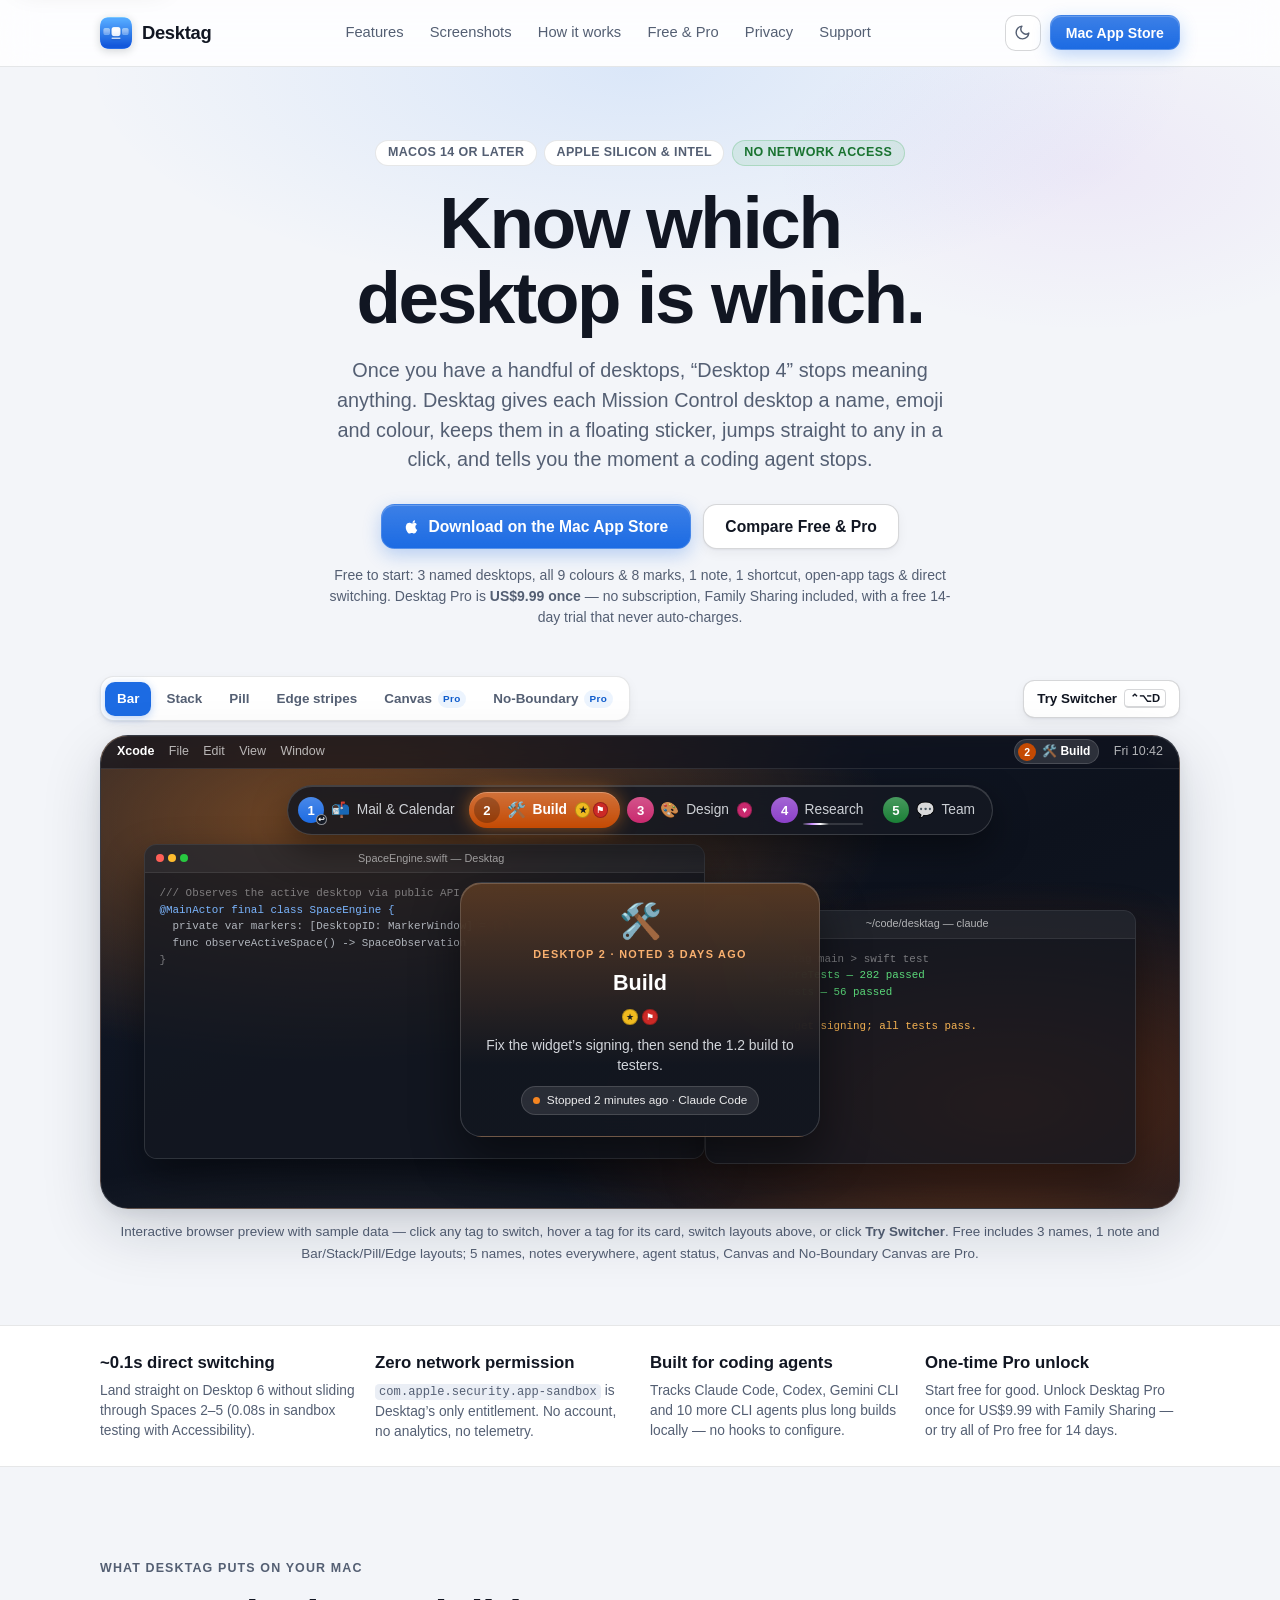
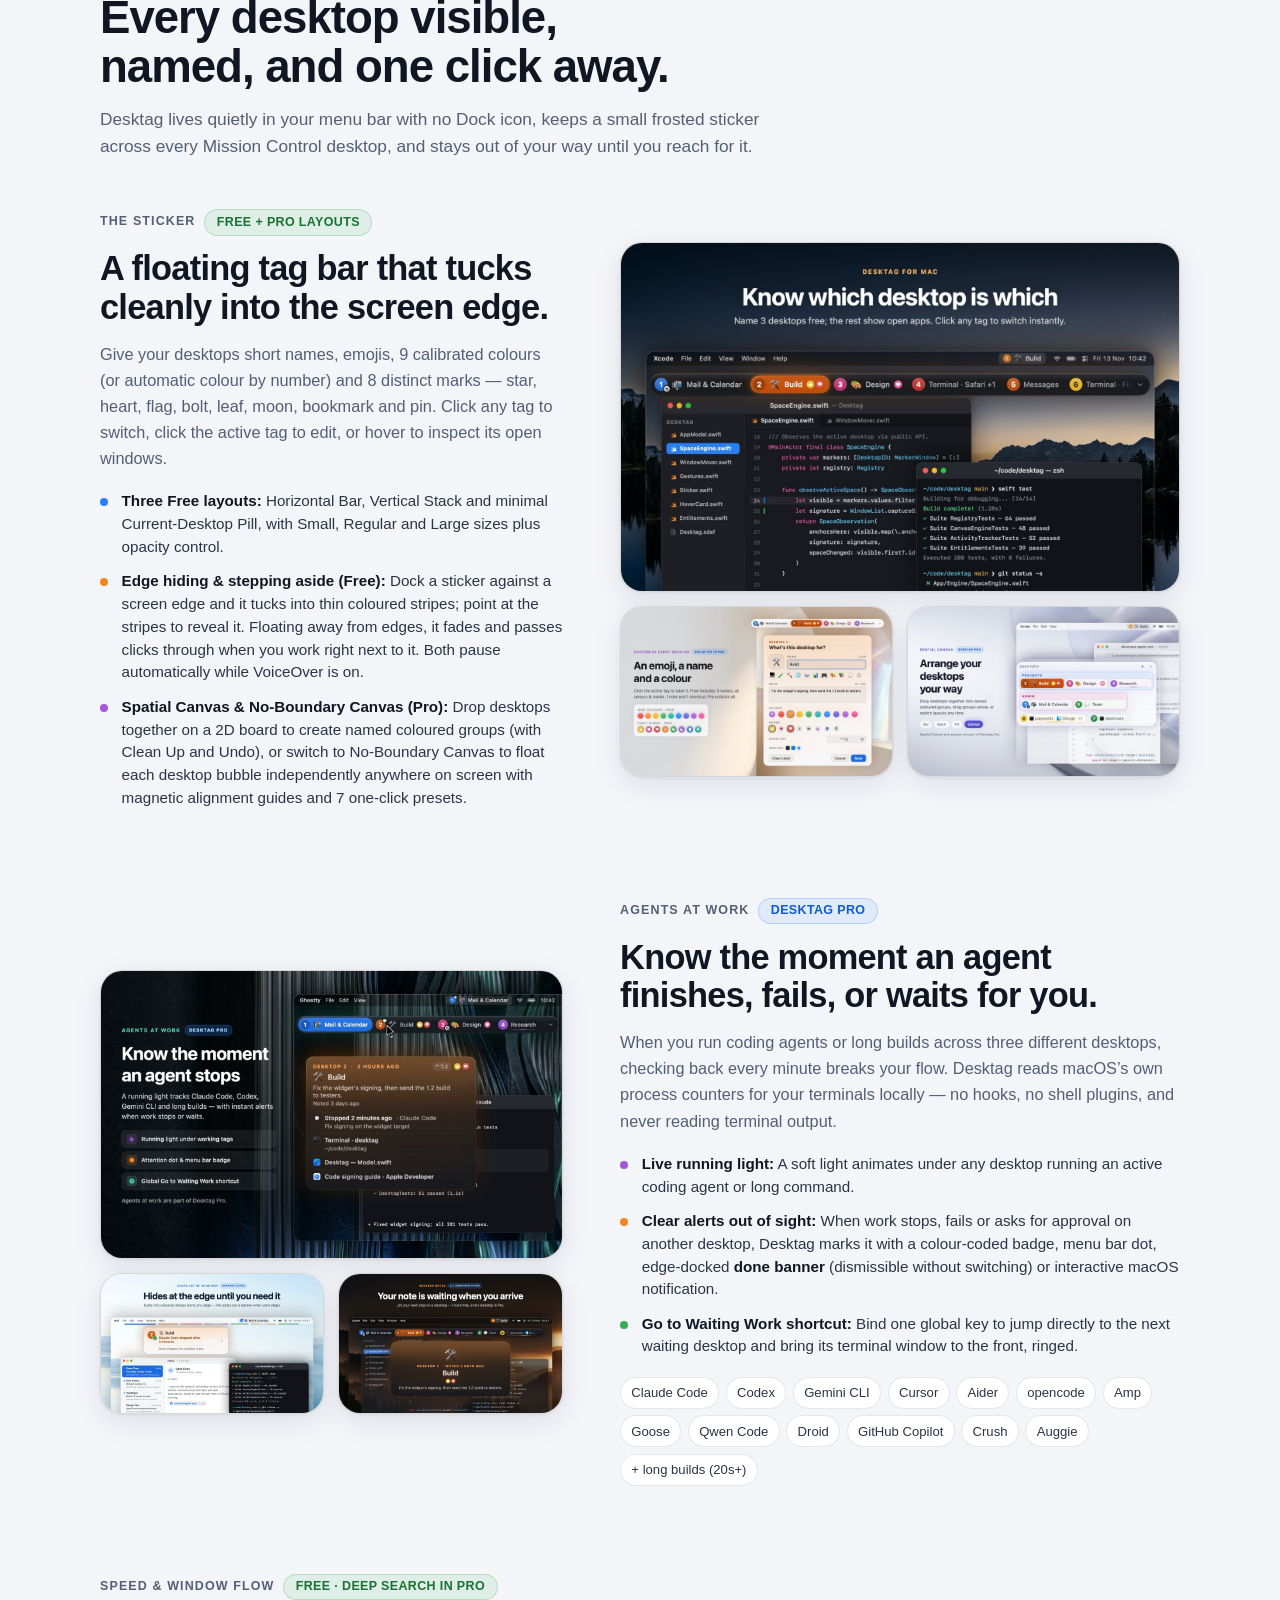
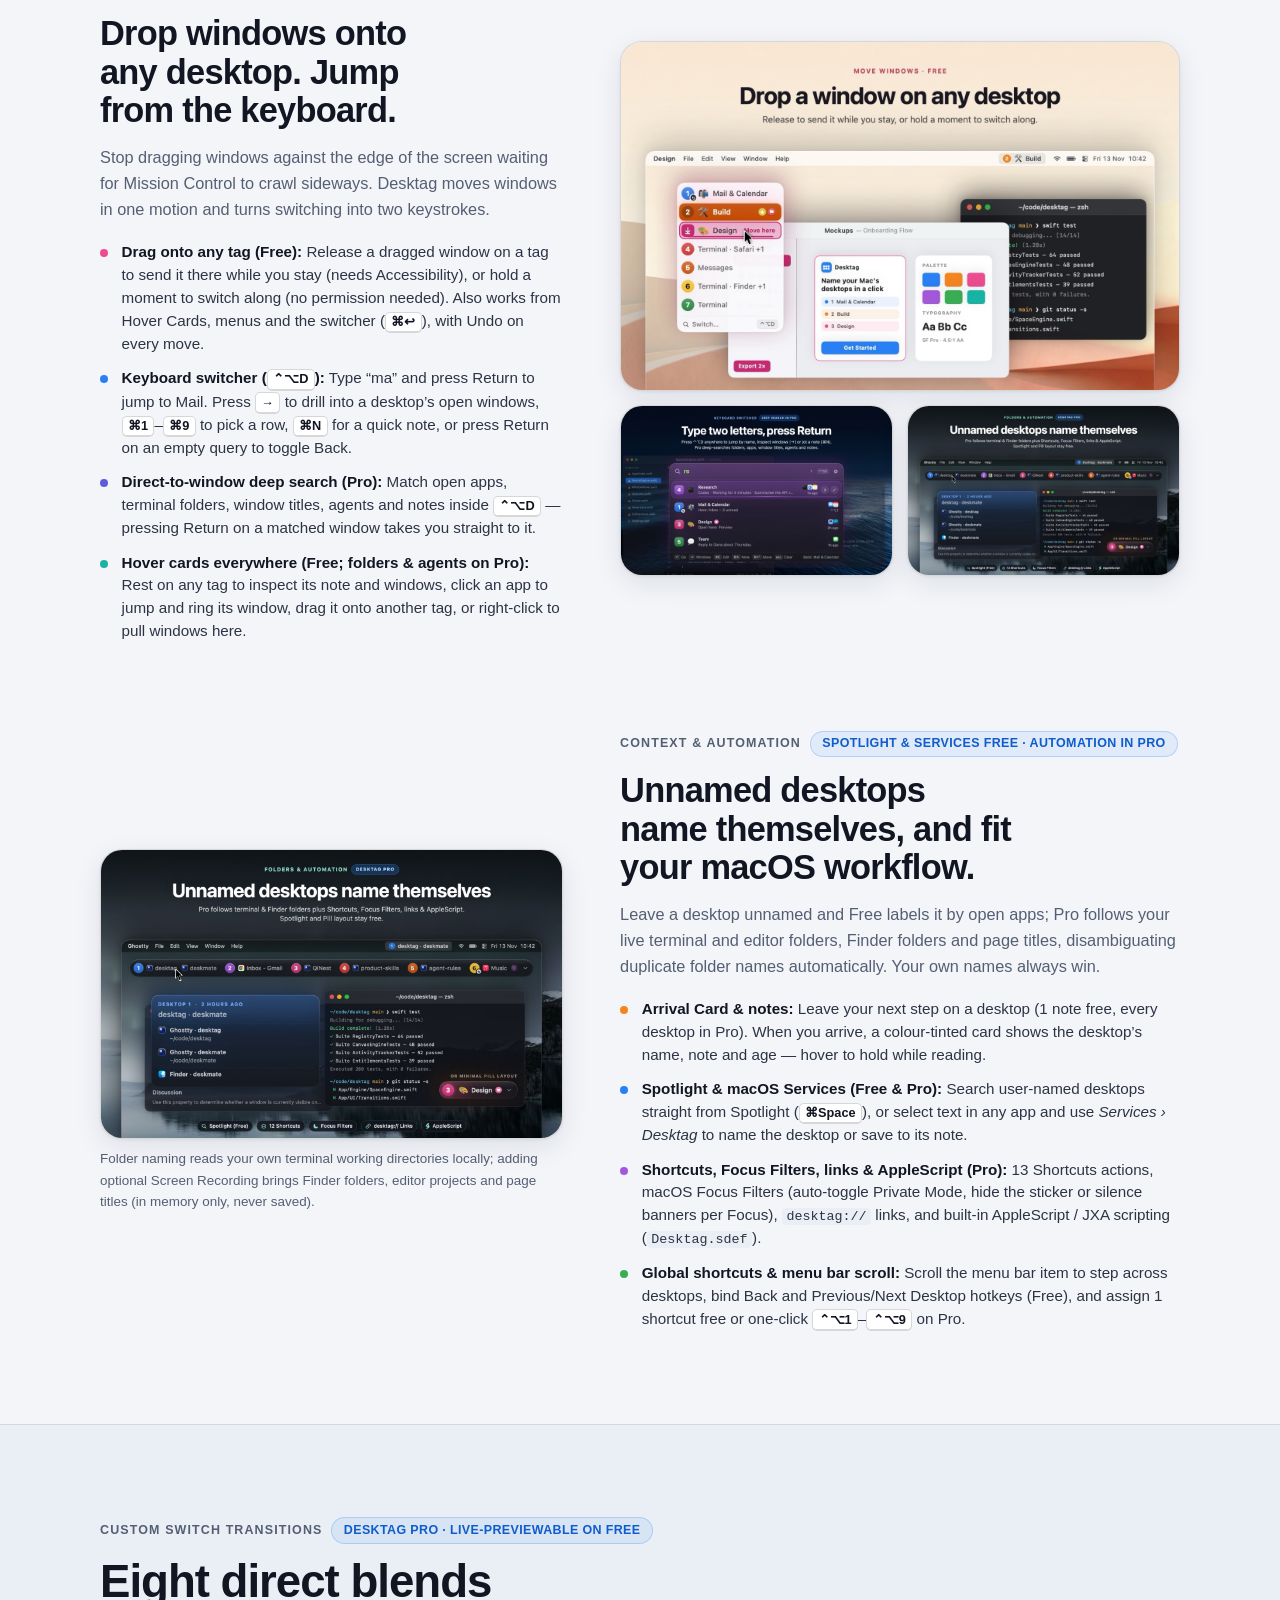
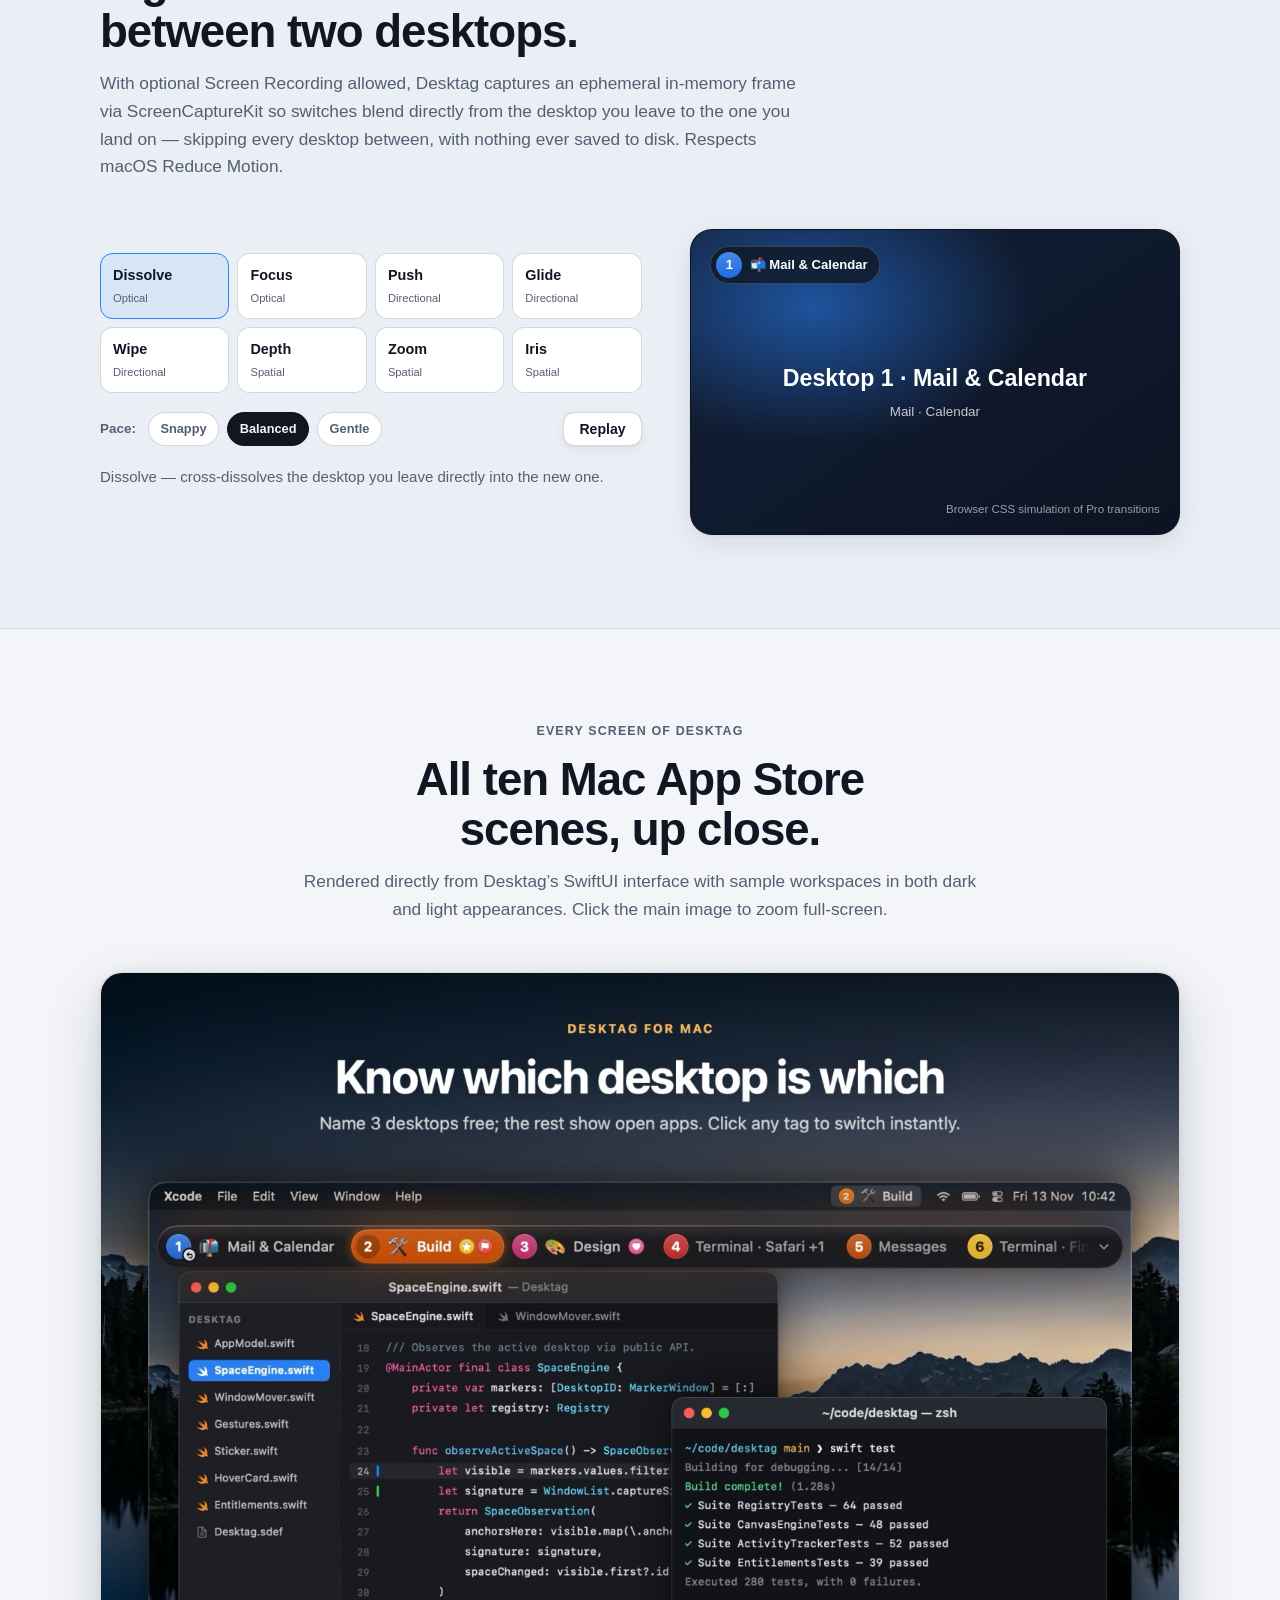
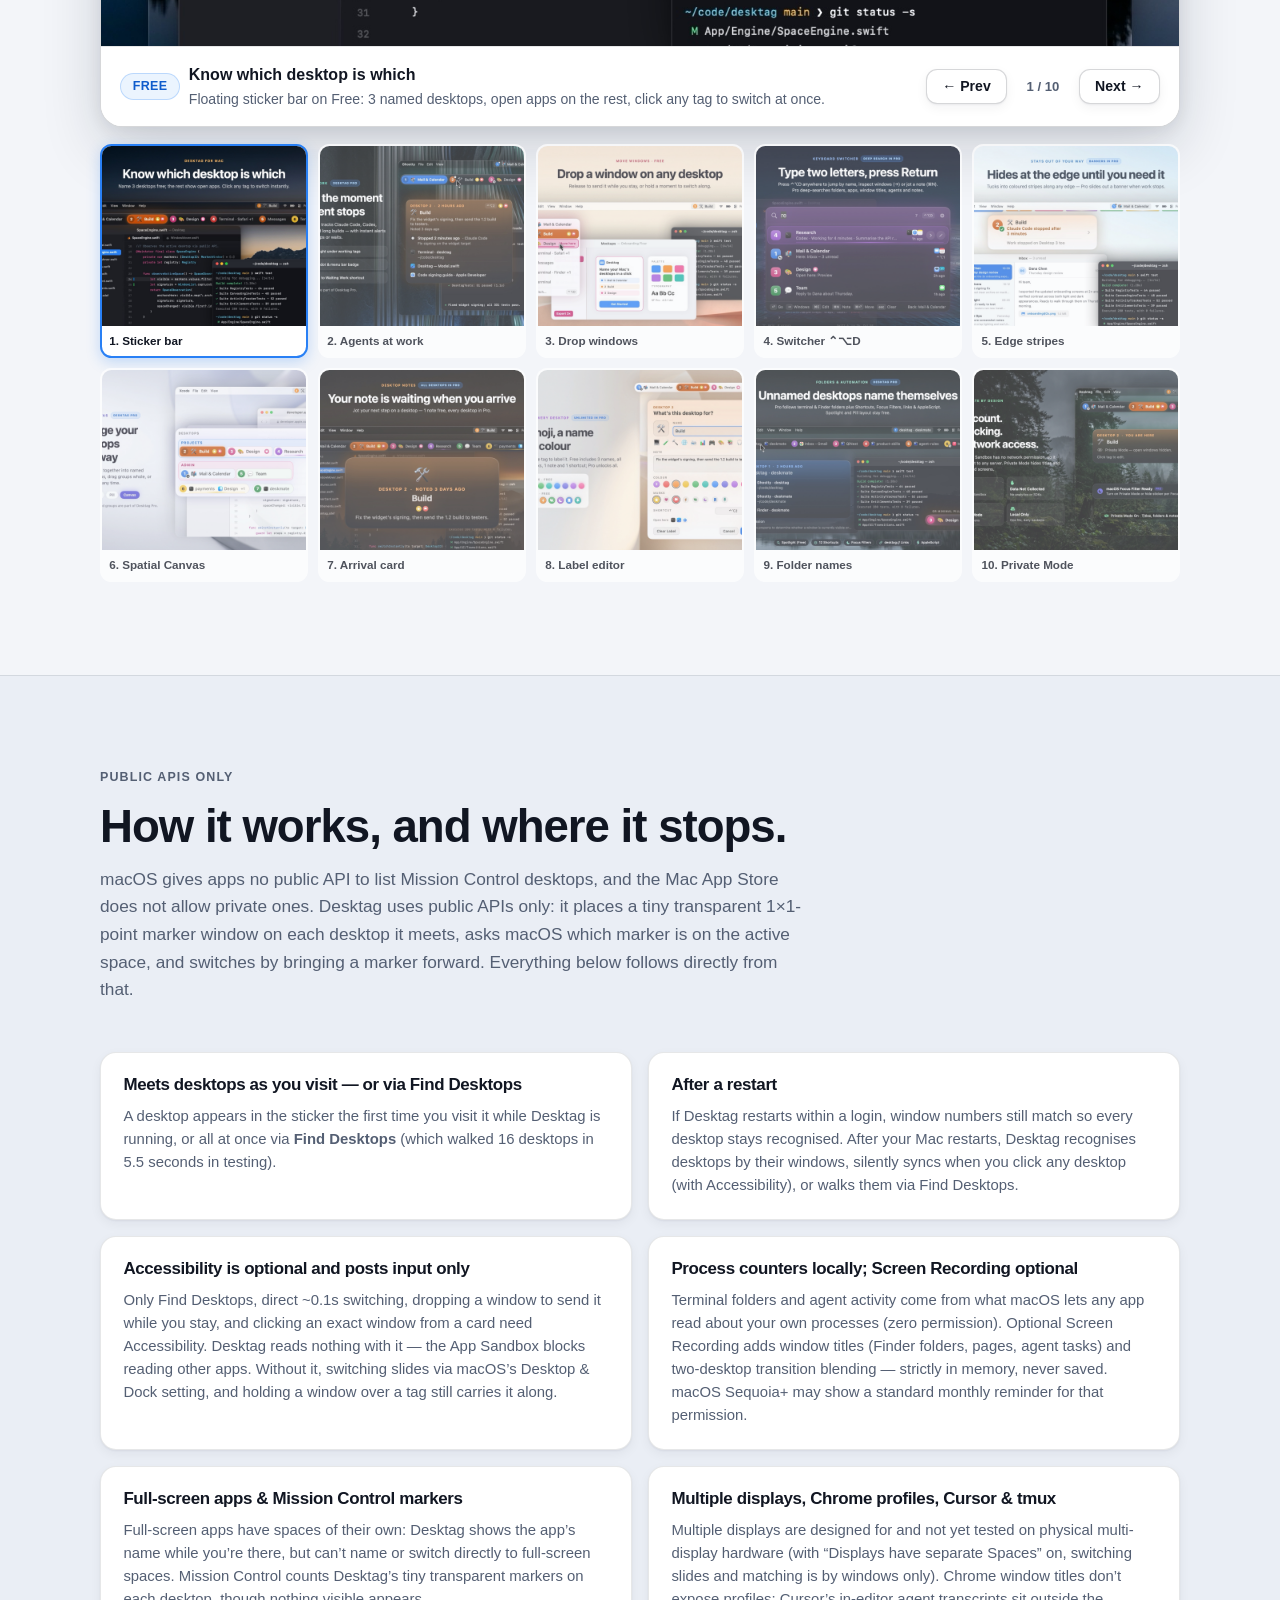
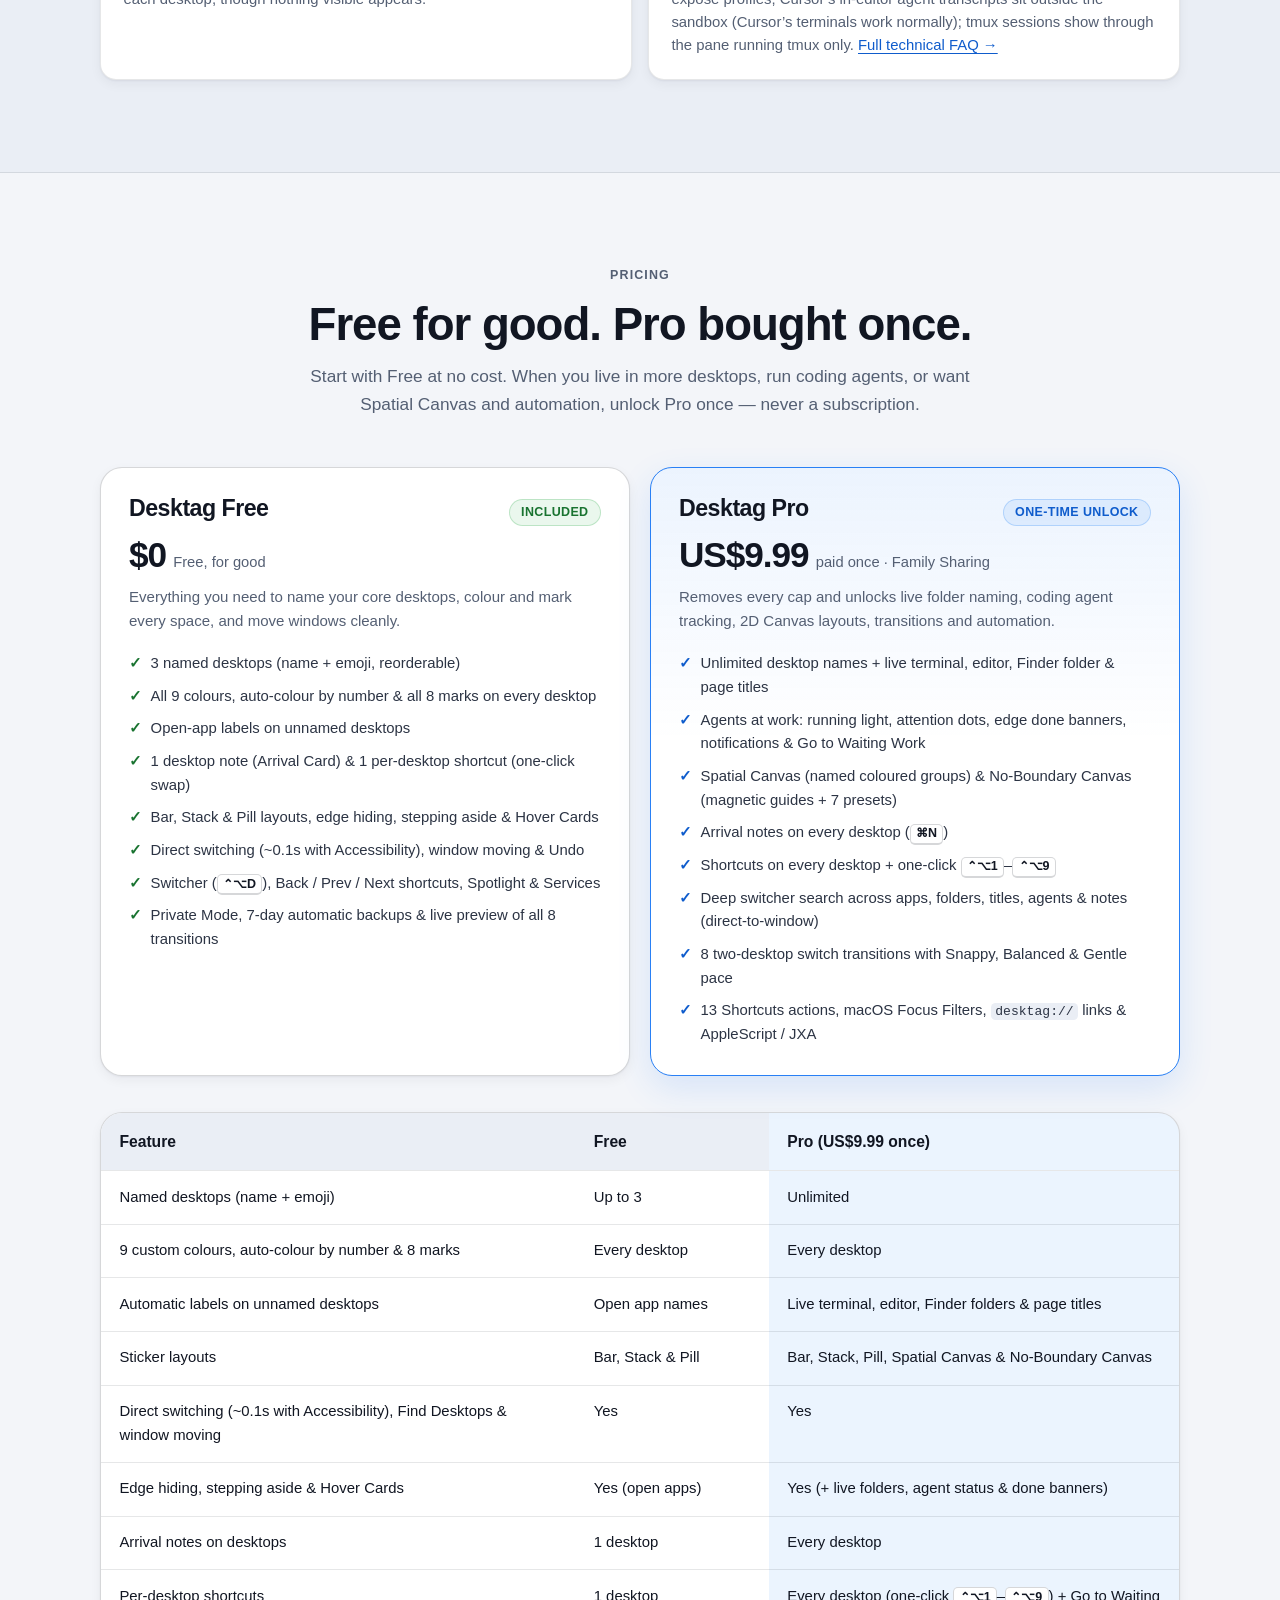
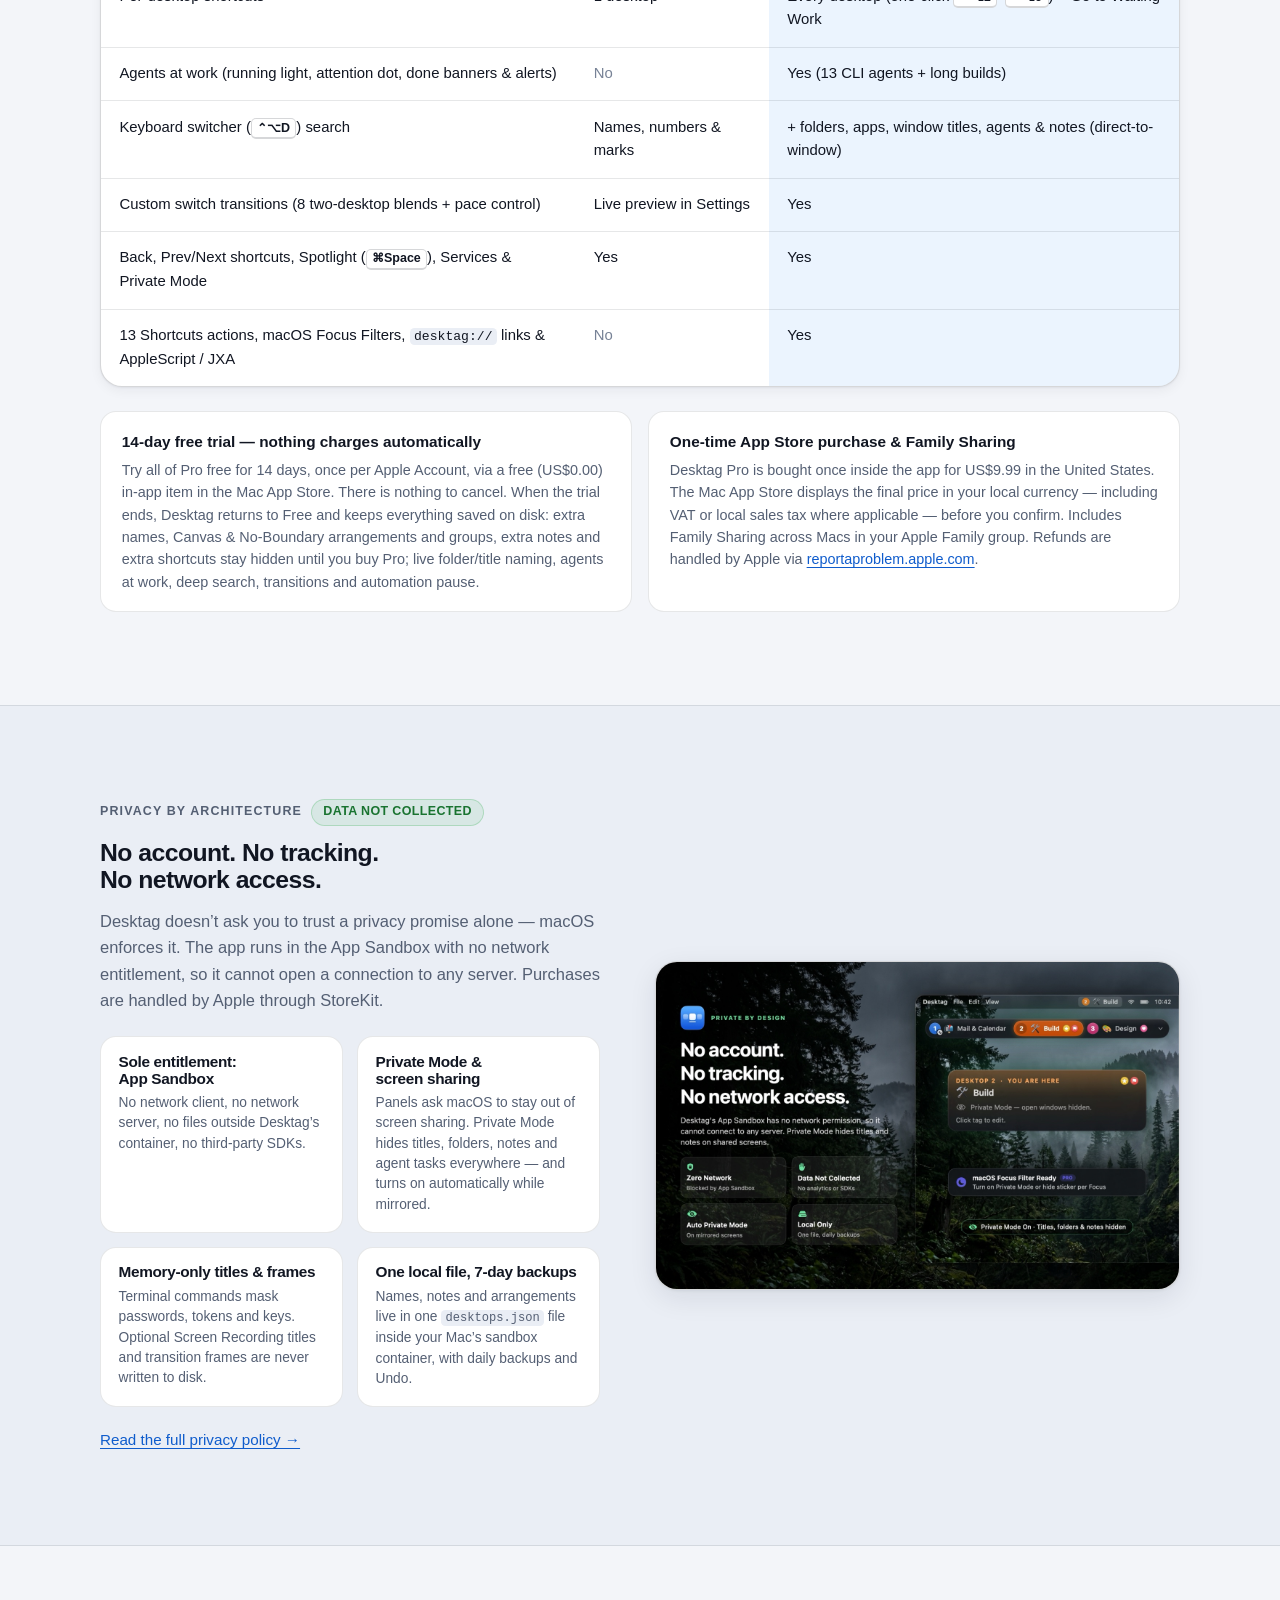
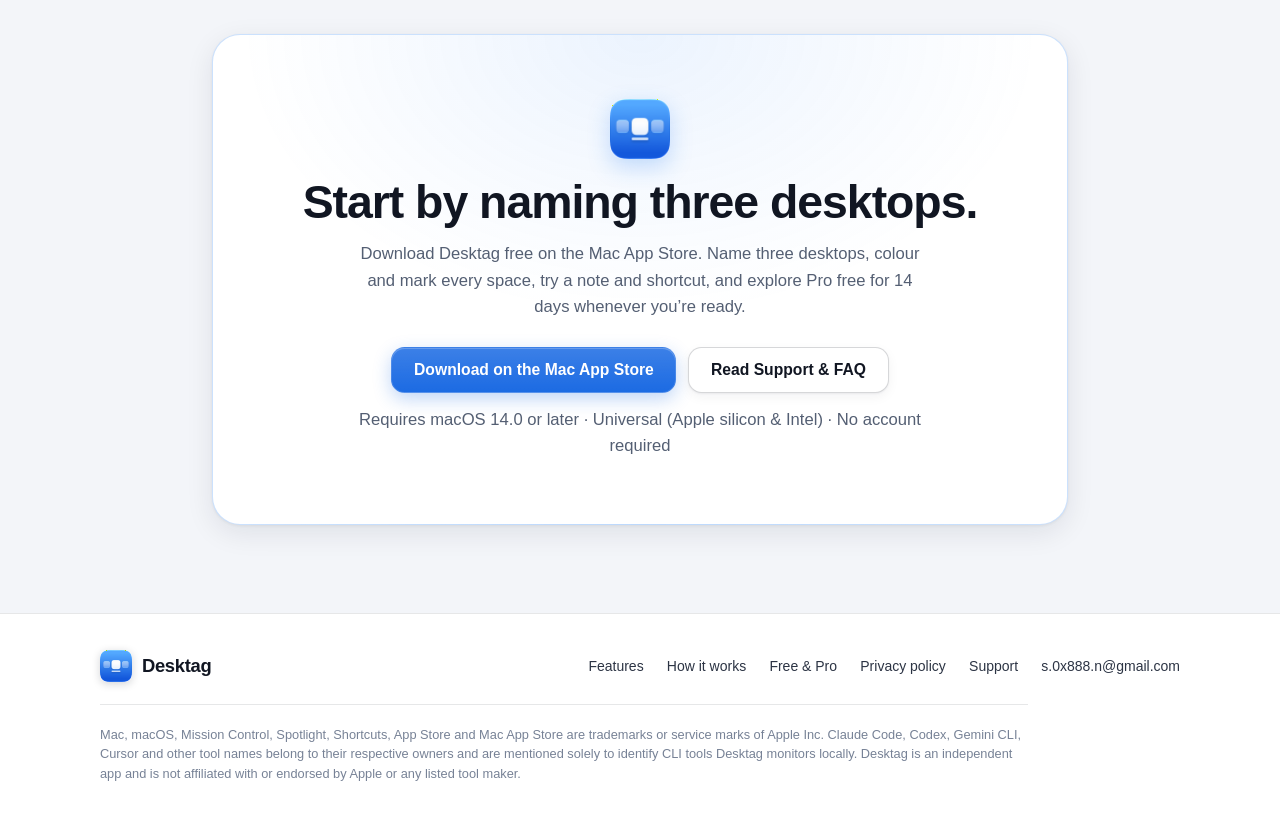
<file: index.html>
<!doctype html>
<html lang="en-GB">
<head>
<meta charset="utf-8">
<meta name="viewport" content="width=device-width, initial-scale=1">
<title>Desktag — Name your Mac’s desktops and jump to any in a click</title>
<meta name="description" content="Desktag names your Mac’s Mission Control desktops, keeps them in a small floating sticker, switches in a click, tracks coding agents at work, and moves windows between desktops. For macOS 14 or later.">
<meta property="og:type" content="website">
<meta property="og:url" content="https://x0x888.github.io/desktag/">
<meta property="og:title" content="Desktag — Name your Mac’s desktops">
<meta property="og:description" content="Name your Mac’s Mission Control desktops, switch directly without the slide, drop windows onto any desktop, and see the moment coding agents finish or wait.">
<meta property="og:image" content="https://x0x888.github.io/desktag/assets/og.jpg">
<meta property="og:image:width" content="1200">
<meta property="og:image:height" content="630">
<meta property="og:image:alt" content="Desktag floating sticker across macOS desktops naming Mail &amp; Calendar, Build, Design and open apps">
<meta name="twitter:card" content="summary_large_image">
<meta name="twitter:title" content="Desktag — Name your Mac’s desktops">
<meta name="twitter:description" content="Name your Mac’s desktops, switch directly in a click, drop windows onto any desktop, and track coding agents at work.">
<meta name="twitter:image" content="https://x0x888.github.io/desktag/assets/og.jpg">
<link rel="canonical" href="https://x0x888.github.io/desktag/">
<link rel="icon" type="image/png" href="assets/favicon.png">
<link rel="apple-touch-icon" href="assets/apple-touch-icon.png">
<link rel="stylesheet" href="assets/css/styles.css">
<script type="application/ld+json">
{
  "@context": "https://schema.org",
  "@type": "SoftwareApplication",
  "name": "Desktag",
  "url": "https://x0x888.github.io/desktag/",
  "image": "https://x0x888.github.io/desktag/assets/og.jpg",
  "softwareVersion": "1.0.0",
  "operatingSystem": "macOS 14.0 or later",
  "applicationCategory": "ProductivityApplication",
  "description": "Name your Mac's Mission Control desktops, switch directly in a click, move windows between desktops, and track coding agents at work.",
  "offers": [
    {
      "@type": "Offer",
      "name": "Desktag Free",
      "price": "0",
      "priceCurrency": "USD"
    },
    {
      "@type": "Offer",
      "name": "Desktag Pro (one-time in-app purchase)",
      "price": "9.99",
      "priceCurrency": "USD"
    }
  ]
}
</script>
</head>
<body>
<a class="skip-link" href="#main">Skip to content</a>

<header class="site-header">
  <div class="wrap header-inner">
    <a class="brand" href="index.html" aria-current="page">
      <img src="assets/icon.png" alt="" width="32" height="32">
      <span>Desktag</span>
    </a>

    <nav class="site-nav" aria-label="Primary" data-site-nav>
      <ul>
        <li><a href="#features">Features</a></li>
        <li><a href="#gallery">Screenshots</a></li>
        <li><a href="#how">How it works</a></li>
        <li><a href="#pro">Free &amp; Pro</a></li>
        <li><a href="privacy.html">Privacy</a></li>
        <li><a href="support.html">Support</a></li>
      </ul>
    </nav>

    <div class="header-actions">
      <button type="button" class="icon-btn" data-theme-toggle aria-label="Switch appearance"></button>
      <a class="btn btn-primary btn-sm header-cta" href="APP_STORE_URL">Mac App Store</a>
      <button type="button" class="icon-btn nav-toggle" data-nav-toggle aria-expanded="false" aria-label="Toggle menu">
        <svg width="18" height="18" viewBox="0 0 24 24" fill="none" stroke="currentColor" stroke-width="2" stroke-linecap="round" aria-hidden="true">
          <path d="M4 7h16M4 12h16M4 17h16"/>
        </svg>
      </button>
    </div>
  </div>
</header>

<main id="main">

<!-- ==================== HERO ==================== -->
<section class="hero">
  <div class="wrap">
    <div class="hero-copy">
      <div class="hero-badges">
        <span class="pill pill-muted">macOS 14 or later</span>
        <span class="pill pill-muted">Apple silicon &amp; Intel</span>
        <span class="pill pill-free">No network access</span>
      </div>
      <h1>Know which desktop is which.</h1>
      <p class="hero-lede">Once you have a handful of desktops, “Desktop 4” stops meaning anything. Desktag gives each Mission Control desktop a name, emoji and colour, keeps them in a floating sticker, jumps straight to any in a click, and tells you the moment a coding agent stops.</p>

      <div class="hero-cta-row">
        <a class="btn btn-primary" href="APP_STORE_URL">
          <svg width="17" height="17" viewBox="0 0 24 24" fill="currentColor" aria-hidden="true">
            <path d="M18.71 19.5c-.83 1.24-1.71 2.45-3.05 2.47-1.34.03-1.77-.79-3.29-.79-1.53 0-2 .77-3.27.82-1.31.05-2.3-1.32-3.14-2.53C4.25 17 2.94 12.45 4.7 9.39c.87-1.52 2.43-2.48 4.12-2.51 1.28-.02 2.5.87 3.29.87.78 0 2.26-1.07 3.81-.91.65.03 2.47.26 3.64 1.98-.09.06-2.17 1.28-2.15 3.81.03 3.02 2.65 4.03 2.68 4.04-.03.07-.42 1.44-1.38 2.83M15.96 6.33c.67-.81 1.12-1.94 1-3.08-.96.04-2.13.64-2.82 1.45-.61.7-.15 1.85-1.01 2.97 1.07.08 2.16-.54 2.83-1.34"/>
          </svg>
          <span>Download on the Mac App Store</span>
        </a>
        <a class="btn btn-secondary" href="#pro">Compare Free &amp; Pro</a>
      </div>

      <p class="hero-pricing-note">
        Free to start: 3 named desktops, all 9 colours &amp; 8 marks, 1 note, 1 shortcut, open-app tags &amp; direct switching.
        Desktag Pro is <strong>US$9.99 once</strong> — no subscription, Family Sharing included, with a free 14-day trial that never auto-charges.
      </p>
    </div>

    <!-- Interactive macOS Desktop Playground -->
    <div class="stage-shell" data-desktag-stage>
      <div class="stage-toolbar">
        <div class="layout-tabs" role="group" aria-label="Preview sticker layout">
          <button type="button" class="layout-tab" data-layout-btn="bar" aria-pressed="true">Bar</button>
          <button type="button" class="layout-tab" data-layout-btn="stack" aria-pressed="false">Stack</button>
          <button type="button" class="layout-tab" data-layout-btn="pill" aria-pressed="false">Pill</button>
          <button type="button" class="layout-tab" data-layout-btn="edge" aria-pressed="false">Edge stripes</button>
          <button type="button" class="layout-tab" data-layout-btn="canvas" aria-pressed="false">Canvas <span class="tab-pro-tag">Pro</span></button>
          <button type="button" class="layout-tab" data-layout-btn="freeform" aria-pressed="false">No-Boundary <span class="tab-pro-tag">Pro</span></button>
        </div>

        <div class="stage-shortcuts">
          <button type="button" class="switcher-trigger" data-open-switcher>
            <span>Try Switcher</span>
            <kbd>⌃⌥D</kbd>
          </button>
        </div>
      </div>

      <div class="mac-screen" data-mac-screen>
        <!-- Simulated macOS menu bar -->
        <div class="mac-menubar" aria-hidden="true">
          <div class="mac-menu-left">
            <span class="mac-menu-app" data-menu-app>Xcode</span>
            <span class="mac-menu-dim">File</span>
            <span class="mac-menu-dim">Edit</span>
            <span class="mac-menu-dim">View</span>
            <span class="mac-menu-dim">Window</span>
          </div>
          <div class="mac-menu-right">
            <span class="mac-desktag-status">
              <span class="mac-status-num" data-menu-num>2</span>
              <span data-menu-name>🛠️ Build</span>
            </span>
            <span class="mac-menu-dim">Fri 10:42</span>
          </div>
        </div>

        <!-- Subtle background windows that change per desktop -->
        <div class="mac-windows" aria-hidden="true">
          <!-- Desktop 1: Mail & Calendar -->
          <div class="mock-win" data-mock-desk="1" style="left:4%;top:18%;width:50%;height:70%">
            <div class="mock-win-bar"><span class="mock-dots"><i></i><i></i><i></i></span><span class="mock-win-title">Inbox — 3 unread</span></div>
            <div class="mock-win-body">
              <div class="mock-line-accent">Dana Chen · 10:38 — Thursday design review</div>
              <div class="mock-line-dim">Exported the 2× onboarding screens and checked contrast…</div>
              <br>
              <div>Alex Rivera · 10:12 — Widget signing fix</div>
              <div class="mock-line-dim">Confirmed clean archive on macOS 15.</div>
            </div>
          </div>
          <div class="mock-win" data-mock-desk="1" style="right:4%;top:28%;width:38%;height:58%">
            <div class="mock-win-bar"><span class="mock-dots"><i></i><i></i><i></i></span><span class="mock-win-title">Calendar — November</span></div>
            <div class="mock-win-body">
              <div class="mock-line-accent">11:00 · TestFlight review</div>
              <div class="mock-line-dim">15:30 · Design walkthrough</div>
            </div>
          </div>

          <!-- Desktop 2: Build -->
          <div class="mock-win is-active" data-mock-desk="2" style="left:4%;top:17%;width:52%;height:72%">
            <div class="mock-win-bar"><span class="mock-dots"><i></i><i></i><i></i></span><span class="mock-win-title">SpaceEngine.swift — Desktag</span></div>
            <div class="mock-win-body">
              <div class="mock-line-dim">/// Observes the active desktop via public API.</div>
              <div class="mock-line-accent">@MainActor final class SpaceEngine {</div>
              <div>&nbsp;&nbsp;private var markers: [DesktopID: MarkerWindow] = [:]</div>
              <div>&nbsp;&nbsp;func observeActiveSpace() -&gt; SpaceObservation</div>
              <div class="mock-line-dim">}</div>
            </div>
          </div>
          <div class="mock-win is-active" data-mock-desk="2" style="right:4%;top:32%;width:40%;height:58%">
            <div class="mock-win-bar"><span class="mock-dots"><i></i><i></i><i></i></span><span class="mock-win-title">~/code/desktag — claude</span></div>
            <div class="mock-win-body">
              <div class="mock-line-dim">~/code/desktag main &gt; swift test</div>
              <div class="mock-line-ok">✓ DesktagCoreTests — 282 passed</div>
              <div class="mock-line-ok">✓ DesktagTests — 56 passed</div>
              <br>
              <div class="mock-line-warn">✳ Fixed widget signing; all tests pass.</div>
            </div>
          </div>

          <!-- Desktop 3: Design -->
          <div class="mock-win" data-mock-desk="3" style="left:8%;top:20%;width:84%;height:68%">
            <div class="mock-win-bar"><span class="mock-dots"><i></i><i></i><i></i></span><span class="mock-win-title">Mockups — Onboarding Flow</span></div>
            <div class="mock-win-body">
              <div class="mock-line-accent">Artboard 1 · Welcome &nbsp;&nbsp;|&nbsp;&nbsp; Artboard 2 · Colour Tags &nbsp;&nbsp;|&nbsp;&nbsp; Artboard 3 · Arrival Card</div>
              <div class="mock-line-dim">All 9 jewel-tone fills calibrated ≥ 4.8:1 WCAG AA contrast</div>
            </div>
          </div>

          <!-- Desktop 4: Research -->
          <div class="mock-win" data-mock-desk="4" style="left:4%;top:18%;width:46%;height:70%">
            <div class="mock-win-bar"><span class="mock-dots"><i></i><i></i><i></i></span><span class="mock-win-title">~/notes/api — codex</span></div>
            <div class="mock-win-body">
              <div class="mock-line-accent">◐ Summarising AppKit transition timing…</div>
              <div class="mock-line-dim">Comparing ScreenCaptureKit frame latency (0.08s)</div>
            </div>
          </div>
          <div class="mock-win" data-mock-desk="4" style="right:4%;top:22%;width:44%;height:66%">
            <div class="mock-win-bar"><span class="mock-dots"><i></i><i></i><i></i></span><span class="mock-win-title">developer.apple.com — NSWindow</span></div>
            <div class="mock-win-body">
              <div class="mock-line-accent">var isOnActiveSpace: Bool { get }</div>
              <div class="mock-line-dim">Indicates whether the window is on the currently active space.</div>
            </div>
          </div>

          <!-- Desktop 5: Team -->
          <div class="mock-win" data-mock-desk="5" style="left:16%;top:20%;width:68%;height:66%">
            <div class="mock-win-bar"><span class="mock-dots"><i></i><i></i><i></i></span><span class="mock-win-title">Messages — Dana Chen</span></div>
            <div class="mock-win-body">
              <div class="mock-line-accent">Dana · 10:36</div>
              <div>Uploaded onboarding@2x.png — ready whenever you want to review Thursday’s TestFlight.</div>
            </div>
          </div>
        </div>

        <!-- Live Sticker + Arrival Card container -->
        <div class="mac-workspace" data-mac-workspace>
          <noscript>
            <div class="arrival-card">
              <div class="arrival-emoji">🛠️</div>
              <div class="arrival-kicker">Desktop 2 · Noted 3 days ago</div>
              <div class="arrival-name">Build</div>
              <p class="arrival-note">Fix the widget’s signing, then send the 1.2 build to testers.</p>
            </div>
          </noscript>
        </div>

        <!-- Live Hover Card -->
        <div class="hover-card" data-hover-card aria-hidden="true"></div>

        <!-- Interactive Keyboard Switcher (⌃⌥D) -->
        <div class="switcher-backdrop" data-switcher-backdrop aria-hidden="true">
          <div class="switcher-modal" role="dialog" aria-modal="true" aria-label="Desktag keyboard switcher preview">
            <div class="switcher-search-bar">
              <svg width="16" height="16" viewBox="0 0 24 24" fill="none" stroke="currentColor" stroke-width="2.2" stroke-linecap="round" aria-hidden="true">
                <circle cx="11" cy="11" r="7"/><path d="m20 20-3.5-3.5"/>
              </svg>
              <input type="text" class="switcher-input" data-switcher-input placeholder="Try typing “re”, “claude”, “mail” or “star”…" autocomplete="off" spellcheck="false">
              <kbd>⌃⌥D</kbd>
            </div>
            <div class="switcher-results" data-switcher-results></div>
            <div class="switcher-foot">
              <span><kbd>↩</kbd> Switch &nbsp; <kbd>↑</kbd><kbd>↓</kbd> Pick &nbsp; <kbd>esc</kbd> Close</span>
              <span>Empty query + <kbd>↩</kbd> goes Back</span>
            </div>
          </div>
        </div>
      </div>

      <p class="stage-caption">
        Interactive browser preview with sample data — click any tag to switch, hover a tag for its card, switch layouts above, or click <strong>Try Switcher</strong>. Free includes 3 names, 1 note and Bar/Stack/Pill/Edge layouts; 5 names, notes everywhere, agent status, Canvas and No-Boundary Canvas are Pro.
      </p>
    </div>
  </div>
</section>

<!-- ==================== PROOF STRIP ==================== -->
<section class="proof-strip" aria-label="Key facts">
  <div class="wrap">
    <div class="proof-grid">
      <div class="proof-item">
        <span class="proof-val">~0.1s direct switching</span>
        <span class="proof-desc">Land straight on Desktop 6 without sliding through Spaces 2–5 (0.08s in sandbox testing with Accessibility).</span>
      </div>
      <div class="proof-item">
        <span class="proof-val">Zero network permission</span>
        <span class="proof-desc"><code>com.apple.security.app-sandbox</code> is Desktag’s only entitlement. No account, no analytics, no telemetry.</span>
      </div>
      <div class="proof-item">
        <span class="proof-val">Built for coding agents</span>
        <span class="proof-desc">Tracks Claude Code, Codex, Gemini CLI and 10 more CLI agents plus long builds locally — no hooks to configure.</span>
      </div>
      <div class="proof-item">
        <span class="proof-val">One-time Pro unlock</span>
        <span class="proof-desc">Start free for good. Unlock Desktag Pro once for US$9.99 with Family Sharing — or try all of Pro free for 14 days.</span>
      </div>
    </div>
  </div>
</section>

<!-- ==================== FEATURE SPOTLIGHT CHAPTERS ==================== -->
<section class="section" id="features">
  <div class="wrap">
    <div class="section-head">
      <div class="eyebrow-row">
        <span class="eyebrow">What Desktag puts on your Mac</span>
      </div>
      <h2>Every desktop visible, named, and one click away.</h2>
      <p>Desktag lives quietly in your menu bar with no Dock icon, keeps a small frosted sticker across every Mission Control desktop, and stays out of your way until you reach for it.</p>
    </div>

    <div class="chapters">

      <!-- Chapter 1: The Sticker, Colours, Marks & Edge Hiding -->
      <article class="chapter">
        <div class="chapter-copy">
          <div class="eyebrow-row">
            <span class="eyebrow">The sticker</span>
            <span class="pill pill-free">Free + Pro layouts</span>
          </div>
          <h3>A floating tag bar that tucks cleanly into the screen edge.</h3>
          <p>Give your desktops short names, emojis, 9 calibrated colours (or automatic colour by number) and 8 distinct marks — star, heart, flag, bolt, leaf, moon, bookmark and pin. Click any tag to switch, click the active tag to edit, or hover to inspect its open windows.</p>
          <ul class="chapter-list">
            <li style="--dot-color:var(--c-blue)"><strong>Three Free layouts:</strong> Horizontal Bar, Vertical Stack and minimal Current-Desktop Pill, with Small, Regular and Large sizes plus opacity control.</li>
            <li style="--dot-color:var(--c-orange)"><strong>Edge hiding &amp; stepping aside (Free):</strong> Dock a sticker against a screen edge and it tucks into thin coloured stripes; point at the stripes to reveal it. Floating away from edges, it fades and passes clicks through when you work right next to it. Both pause automatically while VoiceOver is on.</li>
            <li style="--dot-color:var(--c-purple)"><strong>Spatial Canvas &amp; No-Boundary Canvas (Pro):</strong> Drop desktops together on a 2D board to create named coloured groups (with Clean Up and Undo), or switch to No-Boundary Canvas to float each desktop bubble independently anywhere on screen with magnetic alignment guides and 7 one-click presets.</li>
          </ul>
        </div>
        <div class="chapter-media">
          <button type="button" class="shot-frame" data-shot-index="0" aria-label="Enlarge screenshot: Floating sticker bar">
            <img src="assets/shots/1-sticker.jpg" alt="Desktag floating sticker bar on Free showing Mail &amp; Calendar, Build, Design and open apps on unnamed desktops" width="1440" height="900" loading="lazy">
            <span class="shot-zoom-badge">Enlarge</span>
          </button>
          <div class="shot-pair">
            <button type="button" class="shot-frame" data-shot-index="7" aria-label="Enlarge screenshot: Label editor">
              <img src="assets/shots/8-editor.jpg" alt="Desktag label editor with emoji picker, 9 colour swatches, 8 marks, note field and shortcut recorder" width="1440" height="900" loading="lazy">
              <span class="shot-zoom-badge">Enlarge</span>
            </button>
            <button type="button" class="shot-frame" data-shot-index="5" aria-label="Enlarge screenshot: Spatial Canvas">
              <img src="assets/shots/6-canvas.jpg" alt="Spatial Canvas in Desktag Pro showing Projects and Admin coloured desktop groups" width="1440" height="900" loading="lazy">
              <span class="shot-zoom-badge">Enlarge</span>
            </button>
          </div>
        </div>
      </article>

      <!-- Chapter 2: Agents at Work -->
      <article class="chapter is-reversed">
        <div class="chapter-copy">
          <div class="eyebrow-row">
            <span class="eyebrow">Agents at work</span>
            <span class="pill pill-brand">Desktag Pro</span>
          </div>
          <h3>Know the moment an agent finishes, fails, or waits for you.</h3>
          <p>When you run coding agents or long builds across three different desktops, checking back every minute breaks your flow. Desktag reads macOS’s own process counters for your terminals locally — no hooks, no shell plugins, and never reading terminal output.</p>
          <ul class="chapter-list">
            <li style="--dot-color:var(--c-purple)"><strong>Live running light:</strong> A soft light animates under any desktop running an active coding agent or long command.</li>
            <li style="--dot-color:var(--c-orange)"><strong>Clear alerts out of sight:</strong> When work stops, fails or asks for approval on another desktop, Desktag marks it with a colour-coded badge, menu bar dot, edge-docked <strong>done banner</strong> (dismissible without switching) or interactive macOS notification.</li>
            <li style="--dot-color:var(--c-green)"><strong>Go to Waiting Work shortcut:</strong> Bind one global key to jump directly to the next waiting desktop and bring its terminal window to the front, ringed.</li>
          </ul>
          <div class="agent-chips" aria-label="Recognised terminal coding agents">
            <span class="agent-chip">Claude Code</span>
            <span class="agent-chip">Codex</span>
            <span class="agent-chip">Gemini CLI</span>
            <span class="agent-chip">Cursor</span>
            <span class="agent-chip">Aider</span>
            <span class="agent-chip">opencode</span>
            <span class="agent-chip">Amp</span>
            <span class="agent-chip">Goose</span>
            <span class="agent-chip">Qwen Code</span>
            <span class="agent-chip">Droid</span>
            <span class="agent-chip">GitHub Copilot</span>
            <span class="agent-chip">Crush</span>
            <span class="agent-chip">Auggie</span>
            <span class="agent-chip">+ long builds (20s+)</span>
          </div>
        </div>
        <div class="chapter-media">
          <button type="button" class="shot-frame" data-shot-index="1" aria-label="Enlarge screenshot: Agents at work">
            <img src="assets/shots/2-agents.jpg" alt="Desktag Pro hover card showing Claude Code stopped 2 minutes ago on Build and Codex working on Research" width="1440" height="900" loading="lazy">
            <span class="shot-zoom-badge">Enlarge</span>
          </button>
          <div class="shot-pair">
            <button type="button" class="shot-frame" data-shot-index="4" aria-label="Enlarge screenshot: Edge hiding and done banner">
              <img src="assets/shots/5-edge.jpg" alt="Sticker docked at the top edge as coloured stripes with a Pro done banner sliding out for Build" width="1440" height="900" loading="lazy">
              <span class="shot-zoom-badge">Enlarge</span>
            </button>
            <button type="button" class="shot-frame" data-shot-index="6" aria-label="Enlarge screenshot: Arrival card and desktop note">
              <img src="assets/shots/7-arrival.jpg" alt="Warm-tinted Arrival Card greeting you on Desktop 2 Build with its saved note and age" width="1440" height="900" loading="lazy">
              <span class="shot-zoom-badge">Enlarge</span>
            </button>
          </div>
        </div>
      </article>

      <!-- Chapter 3: Move Windows & Keyboard Switcher -->
      <article class="chapter">
        <div class="chapter-copy">
          <div class="eyebrow-row">
            <span class="eyebrow">Speed &amp; window flow</span>
            <span class="pill pill-free">Free · Deep search in Pro</span>
          </div>
          <h3>Drop windows onto any desktop. Jump from the keyboard.</h3>
          <p>Stop dragging windows against the edge of the screen waiting for Mission Control to crawl sideways. Desktag moves windows in one motion and turns switching into two keystrokes.</p>
          <ul class="chapter-list">
            <li style="--dot-color:var(--c-pink)"><strong>Drag onto any tag (Free):</strong> Release a dragged window on a tag to send it there while you stay (needs Accessibility), or hold a moment to switch along (no permission needed). Also works from Hover Cards, menus and the switcher (<kbd>⌘↩</kbd>), with Undo on every move.</li>
            <li style="--dot-color:var(--c-blue)"><strong>Keyboard switcher (<kbd>⌃⌥D</kbd>):</strong> Type “ma” and press Return to jump to Mail. Press <kbd>→</kbd> to drill into a desktop’s open windows, <kbd>⌘1</kbd>–<kbd>⌘9</kbd> to pick a row, <kbd>⌘N</kbd> for a quick note, or press Return on an empty query to toggle Back.</li>
            <li style="--dot-color:var(--c-indigo)"><strong>Direct-to-window deep search (Pro):</strong> Match open apps, terminal folders, window titles, agents and notes inside <kbd>⌃⌥D</kbd> — pressing Return on a matched window takes you straight to it.</li>
            <li style="--dot-color:var(--c-mint)"><strong>Hover cards everywhere (Free; folders &amp; agents on Pro):</strong> Rest on any tag to inspect its note and windows, click an app to jump and ring its window, drag it onto another tag, or right-click to pull windows here.</li>
          </ul>
        </div>
        <div class="chapter-media">
          <button type="button" class="shot-frame" data-shot-index="2" aria-label="Enlarge screenshot: Moving a window onto a desktop">
            <img src="assets/shots/3-move.jpg" alt="Dragging a Design window onto the Design tag in Desktag's vertical Stack layout" width="1440" height="900" loading="lazy">
            <span class="shot-zoom-badge">Enlarge</span>
          </button>
          <div class="shot-pair">
            <button type="button" class="shot-frame" data-shot-index="3" aria-label="Enlarge screenshot: Keyboard switcher">
              <img src="assets/shots/4-switcher.jpg" alt="Desktag keyboard switcher filtering for 're' across Research, Mail &amp; Calendar, Design and Team" width="1440" height="900" loading="lazy">
              <span class="shot-zoom-badge">Enlarge</span>
            </button>
            <button type="button" class="shot-frame" data-shot-index="8" aria-label="Enlarge screenshot: Automatic folder naming and automation">
              <img src="assets/shots/9-folders.jpg" alt="Unnamed desktops automatically named after terminal and Finder folders with Pro automation pills" width="1440" height="900" loading="lazy">
              <span class="shot-zoom-badge">Enlarge</span>
            </button>
          </div>
        </div>
      </article>

      <!-- Chapter 4: Auto-naming, Notes & macOS Integration -->
      <article class="chapter is-reversed">
        <div class="chapter-copy">
          <div class="eyebrow-row">
            <span class="eyebrow">Context &amp; automation</span>
            <span class="pill pill-brand">Spotlight &amp; Services free · Automation in Pro</span>
          </div>
          <h3>Unnamed desktops name themselves, and fit your macOS workflow.</h3>
          <p>Leave a desktop unnamed and Free labels it by open apps; Pro follows your live terminal and editor folders, Finder folders and page titles, disambiguating duplicate folder names automatically. Your own names always win.</p>
          <ul class="chapter-list">
            <li style="--dot-color:var(--c-orange)"><strong>Arrival Card &amp; notes:</strong> Leave your next step on a desktop (1 note free, every desktop in Pro). When you arrive, a colour-tinted card shows the desktop’s name, note and age — hover to hold while reading.</li>
            <li style="--dot-color:var(--c-blue)"><strong>Spotlight &amp; macOS Services (Free &amp; Pro):</strong> Search user-named desktops straight from Spotlight (<kbd>⌘Space</kbd>), or select text in any app and use <em>Services › Desktag</em> to name the desktop or save to its note.</li>
            <li style="--dot-color:var(--c-purple)"><strong>Shortcuts, Focus Filters, links &amp; AppleScript (Pro):</strong> 13 Shortcuts actions, macOS Focus Filters (auto-toggle Private Mode, hide the sticker or silence banners per Focus), <code>desktag://</code> links, and built-in AppleScript / JXA scripting (<code>Desktag.sdef</code>).</li>
            <li style="--dot-color:var(--c-green)"><strong>Global shortcuts &amp; menu bar scroll:</strong> Scroll the menu bar item to step across desktops, bind Back and Previous/Next Desktop hotkeys (Free), and assign 1 shortcut free or one-click <kbd>⌃⌥1</kbd>–<kbd>⌃⌥9</kbd> on Pro.</li>
          </ul>
        </div>
        <div class="chapter-media">
          <button type="button" class="shot-frame" data-shot-index="8" aria-label="Enlarge screenshot: Folder auto-naming and automation">
            <img src="assets/shots/9-folders.jpg" alt="Desktag Pro automatically naming unnamed desktops after terminal folders and Finder folders" width="1440" height="900" loading="lazy">
            <span class="shot-zoom-badge">Enlarge</span>
          </button>
          <p class="shot-caption">Folder naming reads your own terminal working directories locally; adding optional Screen Recording brings Finder folders, editor projects and page titles (in memory only, never saved).</p>
        </div>
      </article>

    </div>
  </div>
</section>

<!-- ==================== 8 CUSTOM SWITCH TRANSITIONS (INTERACTIVE) ==================== -->
<section class="section section-alt" id="transitions" aria-labelledby="tx-title">
  <div class="wrap">
    <div class="section-head">
      <div class="eyebrow-row">
        <span class="eyebrow">Custom switch transitions</span>
        <span class="pill pill-brand">Desktag Pro · Live-previewable on Free</span>
      </div>
      <h2 id="tx-title">Eight direct blends between two desktops.</h2>
      <p>With optional Screen Recording allowed, Desktag captures an ephemeral in-memory frame via ScreenCaptureKit so switches blend directly from the desktop you leave to the one you land on — skipping every desktop between, with nothing ever saved to disk. Respects macOS Reduce Motion.</p>
    </div>

    <div class="transitions-wrap" data-transition-studio>
      <div class="transition-controls">
        <div class="transition-grid" role="group" aria-label="Choose a switch transition to preview">
          <button type="button" class="tx-btn" data-tx-kind="fade" aria-pressed="true">
            <span class="tx-name">Dissolve</span><span class="tx-cat">Optical</span>
          </button>
          <button type="button" class="tx-btn" data-tx-kind="blur" aria-pressed="false">
            <span class="tx-name">Focus</span><span class="tx-cat">Optical</span>
          </button>
          <button type="button" class="tx-btn" data-tx-kind="slide" aria-pressed="false">
            <span class="tx-name">Push</span><span class="tx-cat">Directional</span>
          </button>
          <button type="button" class="tx-btn" data-tx-kind="glide" aria-pressed="false">
            <span class="tx-name">Glide</span><span class="tx-cat">Directional</span>
          </button>
          <button type="button" class="tx-btn" data-tx-kind="wipe" aria-pressed="false">
            <span class="tx-name">Wipe</span><span class="tx-cat">Directional</span>
          </button>
          <button type="button" class="tx-btn" data-tx-kind="depth" aria-pressed="false">
            <span class="tx-name">Depth</span><span class="tx-cat">Spatial</span>
          </button>
          <button type="button" class="tx-btn" data-tx-kind="zoom" aria-pressed="false">
            <span class="tx-name">Zoom</span><span class="tx-cat">Spatial</span>
          </button>
          <button type="button" class="tx-btn" data-tx-kind="iris" aria-pressed="false">
            <span class="tx-name">Iris</span><span class="tx-cat">Spatial</span>
          </button>
        </div>

        <div class="pace-bar">
          <span class="pace-label">Pace:</span>
          <button type="button" class="pace-btn" data-tx-pace="snappy" aria-pressed="false">Snappy</button>
          <button type="button" class="pace-btn" data-tx-pace="regular" aria-pressed="true">Balanced</button>
          <button type="button" class="pace-btn" data-tx-pace="relaxed" aria-pressed="false">Gentle</button>
          <button type="button" class="btn btn-secondary btn-sm" data-tx-replay style="margin-left:auto">Replay</button>
        </div>

        <p class="tx-desc" data-tx-desc>Dissolve — cross-dissolves the desktop you leave directly into the new one.</p>
      </div>

      <div>
        <div class="tx-stage" aria-live="polite">
          <div class="tx-pane tx-pane-b" data-tx-pane="b" style="z-index:1">
            <span class="tx-pane-chip">
              <span class="tag-badge" style="--tag-lit:var(--lit-orange)">2</span>
              <span>🛠️ Build</span>
            </span>
            <div class="tx-pane-body">
              <strong>Desktop 2 · Build</strong>
              <span>Xcode · Ghostty · Claude Code</span>
            </div>
            <div class="tx-pane-foot">Browser CSS simulation of Pro transitions</div>
          </div>

          <div class="tx-pane tx-pane-a" data-tx-pane="a" style="z-index:2">
            <span class="tx-pane-chip">
              <span class="tag-badge" style="--tag-lit:var(--lit-blue)">1</span>
              <span>📬 Mail &amp; Calendar</span>
            </span>
            <div class="tx-pane-body">
              <strong>Desktop 1 · Mail &amp; Calendar</strong>
              <span>Mail · Calendar</span>
            </div>
            <div class="tx-pane-foot">Browser CSS simulation of Pro transitions</div>
          </div>
        </div>
      </div>
    </div>
  </div>
</section>

<!-- ==================== ALL 10 SCREENSHOTS GALLERY ==================== -->
<section class="section" id="gallery" aria-labelledby="gallery-title">
  <div class="wrap">
    <div class="section-head section-head-center">
      <div class="eyebrow-row" style="justify-content:center">
        <span class="eyebrow">Every screen of Desktag</span>
      </div>
      <h2 id="gallery-title">All ten Mac App Store scenes, up close.</h2>
      <p>Rendered directly from Desktag’s SwiftUI interface with sample workspaces in both dark and light appearances. Click the main image to zoom full-screen.</p>
    </div>

    <div class="gallery-stage" data-gallery>
      <div class="gallery-main">
        <button type="button" class="gallery-main-btn" data-gallery-zoom aria-label="Open full-screen screenshot preview">
          <img data-gallery-img src="assets/shots/1-sticker.jpg" alt="Know which desktop is which — Floating sticker bar on Free" width="1440" height="900">
        </button>
        <div class="gallery-bar">
          <div class="gallery-meta">
            <span class="pill pill-brand" data-gallery-tier>Free</span>
            <div>
              <div class="gallery-title" data-gallery-title>Know which desktop is which</div>
              <div class="gallery-desc" data-gallery-desc>Floating sticker bar on Free: 3 named desktops, open apps on the rest, click any tag to switch at once.</div>
            </div>
          </div>
          <div class="gallery-nav">
            <button type="button" class="btn btn-secondary btn-sm" data-gallery-prev aria-label="Previous screenshot">← Prev</button>
            <span class="gallery-count" data-gallery-count>1 / 10</span>
            <button type="button" class="btn btn-secondary btn-sm" data-gallery-next aria-label="Next screenshot">Next →</button>
          </div>
        </div>
      </div>

      <div class="gallery-thumbs" role="list" aria-label="Screenshot thumbnails">
        <button type="button" class="thumb-btn" data-thumb-idx="0" aria-current="true">
          <img src="assets/shots/1-sticker.jpg" alt="" width="288" height="180" loading="lazy">
          <span class="thumb-label">1. Sticker bar</span>
        </button>
        <button type="button" class="thumb-btn" data-thumb-idx="1" aria-current="false">
          <img src="assets/shots/2-agents.jpg" alt="" width="288" height="180" loading="lazy">
          <span class="thumb-label">2. Agents at work</span>
        </button>
        <button type="button" class="thumb-btn" data-thumb-idx="2" aria-current="false">
          <img src="assets/shots/3-move.jpg" alt="" width="288" height="180" loading="lazy">
          <span class="thumb-label">3. Drop windows</span>
        </button>
        <button type="button" class="thumb-btn" data-thumb-idx="3" aria-current="false">
          <img src="assets/shots/4-switcher.jpg" alt="" width="288" height="180" loading="lazy">
          <span class="thumb-label">4. Switcher ⌃⌥D</span>
        </button>
        <button type="button" class="thumb-btn" data-thumb-idx="4" aria-current="false">
          <img src="assets/shots/5-edge.jpg" alt="" width="288" height="180" loading="lazy">
          <span class="thumb-label">5. Edge stripes</span>
        </button>
        <button type="button" class="thumb-btn" data-thumb-idx="5" aria-current="false">
          <img src="assets/shots/6-canvas.jpg" alt="" width="288" height="180" loading="lazy">
          <span class="thumb-label">6. Spatial Canvas</span>
        </button>
        <button type="button" class="thumb-btn" data-thumb-idx="6" aria-current="false">
          <img src="assets/shots/7-arrival.jpg" alt="" width="288" height="180" loading="lazy">
          <span class="thumb-label">7. Arrival card</span>
        </button>
        <button type="button" class="thumb-btn" data-thumb-idx="7" aria-current="false">
          <img src="assets/shots/8-editor.jpg" alt="" width="288" height="180" loading="lazy">
          <span class="thumb-label">8. Label editor</span>
        </button>
        <button type="button" class="thumb-btn" data-thumb-idx="8" aria-current="false">
          <img src="assets/shots/9-folders.jpg" alt="" width="288" height="180" loading="lazy">
          <span class="thumb-label">9. Folder names</span>
        </button>
        <button type="button" class="thumb-btn" data-thumb-idx="9" aria-current="false">
          <img src="assets/shots/10-private.jpg" alt="" width="288" height="180" loading="lazy">
          <span class="thumb-label">10. Private Mode</span>
        </button>
      </div>
    </div>
  </div>
</section>

<!-- ==================== HOW IT WORKS & WHERE IT STOPS ==================== -->
<section class="section section-alt" id="how" aria-labelledby="how-title">
  <div class="wrap">
    <div class="section-head">
      <div class="eyebrow-row">
        <span class="eyebrow">Public APIs only</span>
      </div>
      <h2 id="how-title">How it works, and where it stops.</h2>
      <p>macOS gives apps no public API to list Mission Control desktops, and the Mac App Store does not allow private ones. Desktag uses public APIs only: it places a tiny transparent 1×1-point marker window on each desktop it meets, asks macOS which marker is on the active space, and switches by bringing a marker forward. Everything below follows directly from that.</p>
    </div>

    <div class="limits-grid">
      <div class="limit-card">
        <h3>Meets desktops as you visit — or via Find Desktops</h3>
        <p>A desktop appears in the sticker the first time you visit it while Desktag is running, or all at once via <strong>Find Desktops</strong> (which walked 16 desktops in 5.5 seconds in testing).</p>
      </div>

      <div class="limit-card">
        <h3>After a restart</h3>
        <p>If Desktag restarts within a login, window numbers still match so every desktop stays recognised. After your Mac restarts, Desktag recognises desktops by their windows, silently syncs when you click any desktop (with Accessibility), or walks them via Find Desktops.</p>
      </div>

      <div class="limit-card">
        <h3>Accessibility is optional and posts input only</h3>
        <p>Only Find Desktops, direct ~0.1s switching, dropping a window to send it while you stay, and clicking an exact window from a card need Accessibility. Desktag reads nothing with it — the App Sandbox blocks reading other apps. Without it, switching slides via macOS’s Desktop &amp; Dock setting, and holding a window over a tag still carries it along.</p>
      </div>

      <div class="limit-card">
        <h3>Process counters locally; Screen Recording optional</h3>
        <p>Terminal folders and agent activity come from what macOS lets any app read about your own processes (zero permission). Optional Screen Recording adds window titles (Finder folders, pages, agent tasks) and two-desktop transition blending — strictly in memory, never saved. macOS Sequoia+ may show a standard monthly reminder for that permission.</p>
      </div>

      <div class="limit-card">
        <h3>Full-screen apps &amp; Mission Control markers</h3>
        <p>Full-screen apps have spaces of their own: Desktag shows the app’s name while you’re there, but can’t name or switch directly to full-screen spaces. Mission Control counts Desktag’s tiny transparent markers on each desktop, though nothing visible appears.</p>
      </div>

      <div class="limit-card">
        <h3>Multiple displays, Chrome profiles, Cursor &amp; tmux</h3>
        <p>Multiple displays are designed for and not yet tested on physical multi-display hardware (with “Displays have separate Spaces” on, switching slides and matching is by windows only). Chrome window titles don’t expose profiles; Cursor’s in-editor agent transcripts sit outside the sandbox (Cursor’s terminals work normally); tmux sessions show through the pane running tmux only. <a href="support.html">Full technical FAQ →</a></p>
      </div>
    </div>
  </div>
</section>

<!-- ==================== FREE & PRO PRICING ==================== -->
<section class="section" id="pro" aria-labelledby="pro-title">
  <div class="wrap">
    <div class="section-head section-head-center">
      <div class="eyebrow-row" style="justify-content:center">
        <span class="eyebrow">Pricing</span>
      </div>
      <h2 id="pro-title">Free for good. Pro bought once.</h2>
      <p>Start with Free at no cost. When you live in more desktops, run coding agents, or want Spatial Canvas and automation, unlock Pro once — never a subscription.</p>
    </div>

    <div class="plan-cards">
      <div class="plan-card">
        <div class="plan-top">
          <h3 class="plan-name">Desktag Free</h3>
          <span class="pill pill-free">Included</span>
        </div>
        <div class="plan-price">
          <span class="plan-amount">$0</span>
          <span class="plan-cadence">Free, for good</span>
        </div>
        <p class="plan-summary">Everything you need to name your core desktops, colour and mark every space, and move windows cleanly.</p>
        <ul class="plan-highlights">
          <li>3 named desktops (name + emoji, reorderable)</li>
          <li>All 9 colours, auto-colour by number &amp; all 8 marks on every desktop</li>
          <li>Open-app labels on unnamed desktops</li>
          <li>1 desktop note (Arrival Card) &amp; 1 per-desktop shortcut (one-click swap)</li>
          <li>Bar, Stack &amp; Pill layouts, edge hiding, stepping aside &amp; Hover Cards</li>
          <li>Direct switching (~0.1s with Accessibility), window moving &amp; Undo</li>
          <li>Switcher (<kbd>⌃⌥D</kbd>), Back / Prev / Next shortcuts, Spotlight &amp; Services</li>
          <li>Private Mode, 7-day automatic backups &amp; live preview of all 8 transitions</li>
        </ul>
      </div>

      <div class="plan-card plan-card-pro">
        <div class="plan-top">
          <h3 class="plan-name">Desktag Pro</h3>
          <span class="pill pill-brand">One-time unlock</span>
        </div>
        <div class="plan-price">
          <span class="plan-amount">US$9.99</span>
          <span class="plan-cadence">paid once · Family Sharing</span>
        </div>
        <p class="plan-summary">Removes every cap and unlocks live folder naming, coding agent tracking, 2D Canvas layouts, transitions and automation.</p>
        <ul class="plan-highlights">
          <li>Unlimited desktop names + live terminal, editor, Finder folder &amp; page titles</li>
          <li>Agents at work: running light, attention dots, edge done banners, notifications &amp; Go to Waiting Work</li>
          <li>Spatial Canvas (named coloured groups) &amp; No-Boundary Canvas (magnetic guides + 7 presets)</li>
          <li>Arrival notes on every desktop (<kbd>⌘N</kbd>)</li>
          <li>Shortcuts on every desktop + one-click <kbd>⌃⌥1</kbd>–<kbd>⌃⌥9</kbd></li>
          <li>Deep switcher search across apps, folders, titles, agents &amp; notes (direct-to-window)</li>
          <li>8 two-desktop switch transitions with Snappy, Balanced &amp; Gentle pace</li>
          <li>13 Shortcuts actions, macOS Focus Filters, <code>desktag://</code> links &amp; AppleScript / JXA</li>
        </ul>
      </div>
    </div>

    <div class="table-card">
      <table class="compare-table">
        <caption class="sr-only">Detailed feature comparison between Desktag Free and Desktag Pro</caption>
        <thead>
          <tr>
            <th scope="col">Feature</th>
            <th scope="col">Free</th>
            <th scope="col">Pro (US$9.99 once)</th>
          </tr>
        </thead>
        <tbody>
          <tr>
            <th scope="row">Named desktops (name + emoji)</th>
            <td>Up to 3</td>
            <td>Unlimited</td>
          </tr>
          <tr>
            <th scope="row">9 custom colours, auto-colour by number &amp; 8 marks</th>
            <td>Every desktop</td>
            <td>Every desktop</td>
          </tr>
          <tr>
            <th scope="row">Automatic labels on unnamed desktops</th>
            <td>Open app names</td>
            <td>Live terminal, editor, Finder folders &amp; page titles</td>
          </tr>
          <tr>
            <th scope="row">Sticker layouts</th>
            <td>Bar, Stack &amp; Pill</td>
            <td>Bar, Stack, Pill, Spatial Canvas &amp; No-Boundary Canvas</td>
          </tr>
          <tr>
            <th scope="row">Direct switching (~0.1s with Accessibility), Find Desktops &amp; window moving</th>
            <td>Yes</td>
            <td>Yes</td>
          </tr>
          <tr>
            <th scope="row">Edge hiding, stepping aside &amp; Hover Cards</th>
            <td>Yes (open apps)</td>
            <td>Yes (+ live folders, agent status &amp; done banners)</td>
          </tr>
          <tr>
            <th scope="row">Arrival notes on desktops</th>
            <td>1 desktop</td>
            <td>Every desktop</td>
          </tr>
          <tr>
            <th scope="row">Per-desktop shortcuts</th>
            <td>1 desktop</td>
            <td>Every desktop (one-click <kbd>⌃⌥1</kbd>–<kbd>⌃⌥9</kbd>) + Go to Waiting Work</td>
          </tr>
          <tr>
            <th scope="row">Agents at work (running light, attention dot, done banners &amp; alerts)</th>
            <td class="cell-no">No</td>
            <td>Yes (13 CLI agents + long builds)</td>
          </tr>
          <tr>
            <th scope="row">Keyboard switcher (<kbd>⌃⌥D</kbd>) search</th>
            <td>Names, numbers &amp; marks</td>
            <td>+ folders, apps, window titles, agents &amp; notes (direct-to-window)</td>
          </tr>
          <tr>
            <th scope="row">Custom switch transitions (8 two-desktop blends + pace control)</th>
            <td>Live preview in Settings</td>
            <td>Yes</td>
          </tr>
          <tr>
            <th scope="row">Back, Prev/Next shortcuts, Spotlight (<kbd>⌘Space</kbd>), Services &amp; Private Mode</th>
            <td>Yes</td>
            <td>Yes</td>
          </tr>
          <tr>
            <th scope="row">13 Shortcuts actions, macOS Focus Filters, <code>desktag://</code> links &amp; AppleScript / JXA</th>
            <td class="cell-no">No</td>
            <td>Yes</td>
          </tr>
        </tbody>
      </table>
    </div>

    <div class="plan-terms">
      <div class="term-box">
        <strong>14-day free trial — nothing charges automatically</strong>
        Try all of Pro free for 14 days, once per Apple Account, via a free (US$0.00) in-app item in the Mac App Store. There is nothing to cancel. When the trial ends, Desktag returns to Free and keeps everything saved on disk: extra names, Canvas &amp; No-Boundary arrangements and groups, extra notes and extra shortcuts stay hidden until you buy Pro; live folder/title naming, agents at work, deep search, transitions and automation pause.
      </div>
      <div class="term-box">
        <strong>One-time App Store purchase &amp; Family Sharing</strong>
        Desktag Pro is bought once inside the app for US$9.99 in the United States. The Mac App Store displays the final price in your local currency — including VAT or local sales tax where applicable — before you confirm. Includes Family Sharing across Macs in your Apple Family group. Refunds are handled by Apple via <a href="https://reportaproblem.apple.com">reportaproblem.apple.com</a>.
      </div>
    </div>
  </div>
</section>

<!-- ==================== PRIVACY PROOF ==================== -->
<section class="section section-alt" id="privacy" aria-labelledby="privacy-title">
  <div class="wrap">
    <div class="privacy-grid">
      <div>
        <div class="eyebrow-row">
          <span class="eyebrow">Privacy by architecture</span>
          <span class="pill pill-free">Data Not Collected</span>
        </div>
        <h2 id="privacy-title">No account. No tracking. No network access.</h2>
        <p style="margin-top:0.9rem;color:var(--muted)">Desktag doesn’t ask you to trust a privacy promise alone — macOS enforces it. The app runs in the App Sandbox with no network entitlement, so it cannot open a connection to any server. Purchases are handled by Apple through StoreKit.</p>

        <div class="privacy-cards">
          <div class="privacy-card">
            <h3>Sole entitlement: App Sandbox</h3>
            <p>No network client, no network server, no files outside Desktag’s container, no third-party SDKs.</p>
          </div>
          <div class="privacy-card">
            <h3>Private Mode &amp; screen sharing</h3>
            <p>Panels ask macOS to stay out of screen sharing. Private Mode hides titles, folders, notes and agent tasks everywhere — and turns on automatically while mirrored.</p>
          </div>
          <div class="privacy-card">
            <h3>Memory-only titles &amp; frames</h3>
            <p>Terminal commands mask passwords, tokens and keys. Optional Screen Recording titles and transition frames are never written to disk.</p>
          </div>
          <div class="privacy-card">
            <h3>One local file, 7-day backups</h3>
            <p>Names, notes and arrangements live in one <code>desktops.json</code> file inside your Mac’s sandbox container, with daily backups and Undo.</p>
          </div>
        </div>

        <p class="privacy-link-row">
          <a href="privacy.html">Read the full privacy policy →</a>
        </p>
      </div>

      <div>
        <button type="button" class="shot-frame" data-shot-index="9" aria-label="Enlarge screenshot: Private by Design">
          <img src="assets/shots/10-private.jpg" alt="Desktag Private Mode hiding open window titles on shared screens with Focus Filter support" width="1440" height="900" loading="lazy">
          <span class="shot-zoom-badge">Enlarge</span>
        </button>
      </div>
    </div>
  </div>
</section>

<!-- ==================== CLOSING CTA ==================== -->
<section class="closing-band">
  <div class="wrap-narrow">
    <div class="closing-card">
      <img src="assets/icon.png" alt="" width="60" height="60">
      <h2>Start by naming three desktops.</h2>
      <p>Download Desktag free on the Mac App Store. Name three desktops, colour and mark every space, try a note and shortcut, and explore Pro free for 14 days whenever you’re ready.</p>
      <div class="closing-actions">
        <a class="btn btn-primary" href="APP_STORE_URL">Download on the Mac App Store</a>
        <a class="btn btn-secondary" href="support.html">Read Support &amp; FAQ</a>
      </div>
      <p class="closing-meta">Requires macOS 14.0 or later · Universal (Apple silicon &amp; Intel) · No account required</p>
    </div>
  </div>
</section>

</main>

<!-- ==================== LIGHTBOX ==================== -->
<div class="lightbox" data-lightbox aria-hidden="true" role="dialog" aria-modal="true" aria-label="Screenshot viewer">
  <div class="lightbox-inner">
    <img class="lightbox-img" data-lightbox-img src="assets/shots/1-sticker.jpg" alt="">
    <div class="lightbox-bar">
      <span data-lightbox-caption></span>
      <div class="lightbox-controls">
        <button type="button" class="lightbox-btn" data-lightbox-prev>← Prev</button>
        <button type="button" class="lightbox-btn" data-lightbox-next>Next →</button>
        <button type="button" class="lightbox-btn" data-lightbox-close>Close</button>
      </div>
    </div>
  </div>
</div>

<!-- ==================== FOOTER ==================== -->
<footer class="site-footer">
  <div class="wrap">
    <div class="footer-top">
      <a class="brand" href="index.html">
        <img src="assets/icon.png" alt="" width="28" height="28">
        <span>Desktag</span>
      </a>
      <ul class="footer-links">
        <li><a href="#features">Features</a></li>
        <li><a href="#how">How it works</a></li>
        <li><a href="#pro">Free &amp; Pro</a></li>
        <li><a href="privacy.html">Privacy policy</a></li>
        <li><a href="support.html">Support</a></li>
        <li><a href="mailto:s.0x888.n@gmail.com">s.0x888.n@gmail.com</a></li>
      </ul>
    </div>
    <p class="footer-legal">
      Mac, macOS, Mission Control, Spotlight, Shortcuts, App Store and Mac App Store are trademarks or service marks of Apple Inc. Claude Code, Codex, Gemini CLI, Cursor and other tool names belong to their respective owners and are mentioned solely to identify CLI tools Desktag monitors locally. Desktag is an independent app and is not affiliated with or endorsed by Apple or any listed tool maker.
    </p>
  </div>
</footer>

<script src="assets/js/main.js" defer></script>
</body>
</html>
</file>
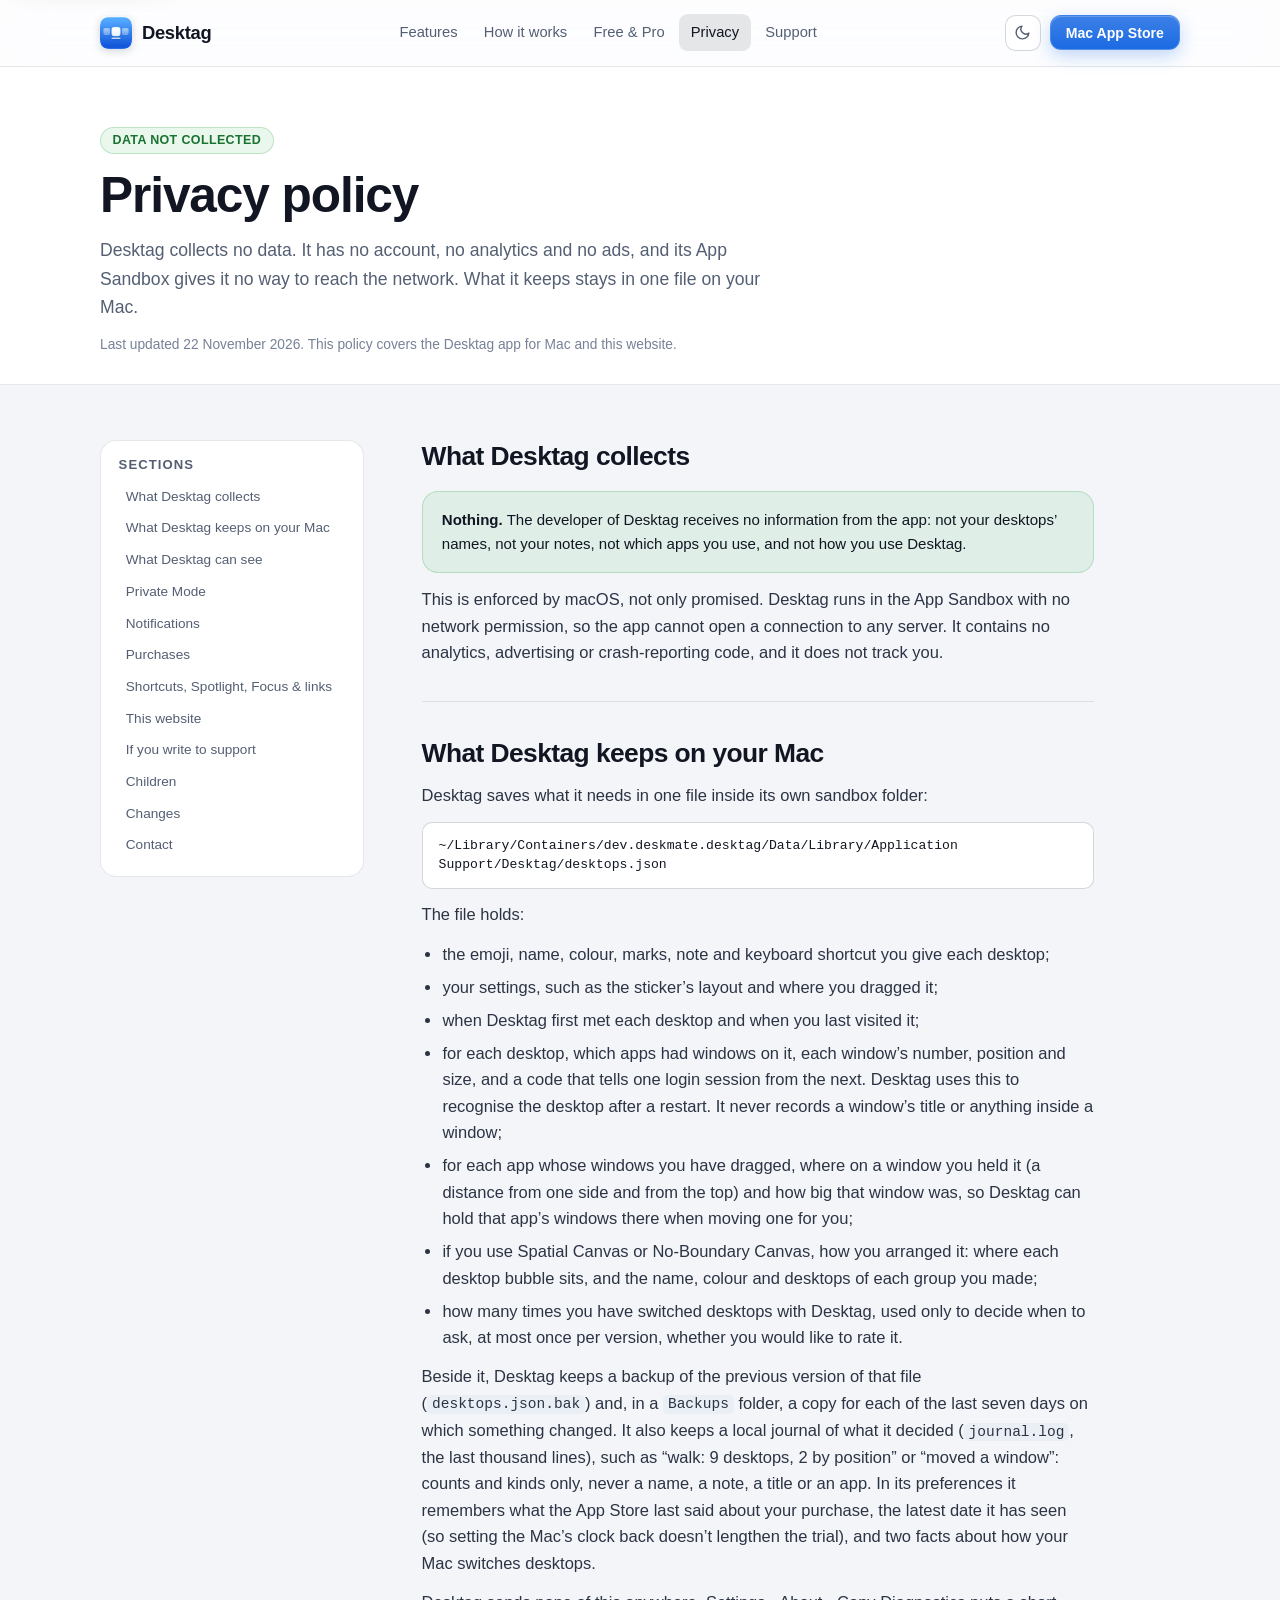
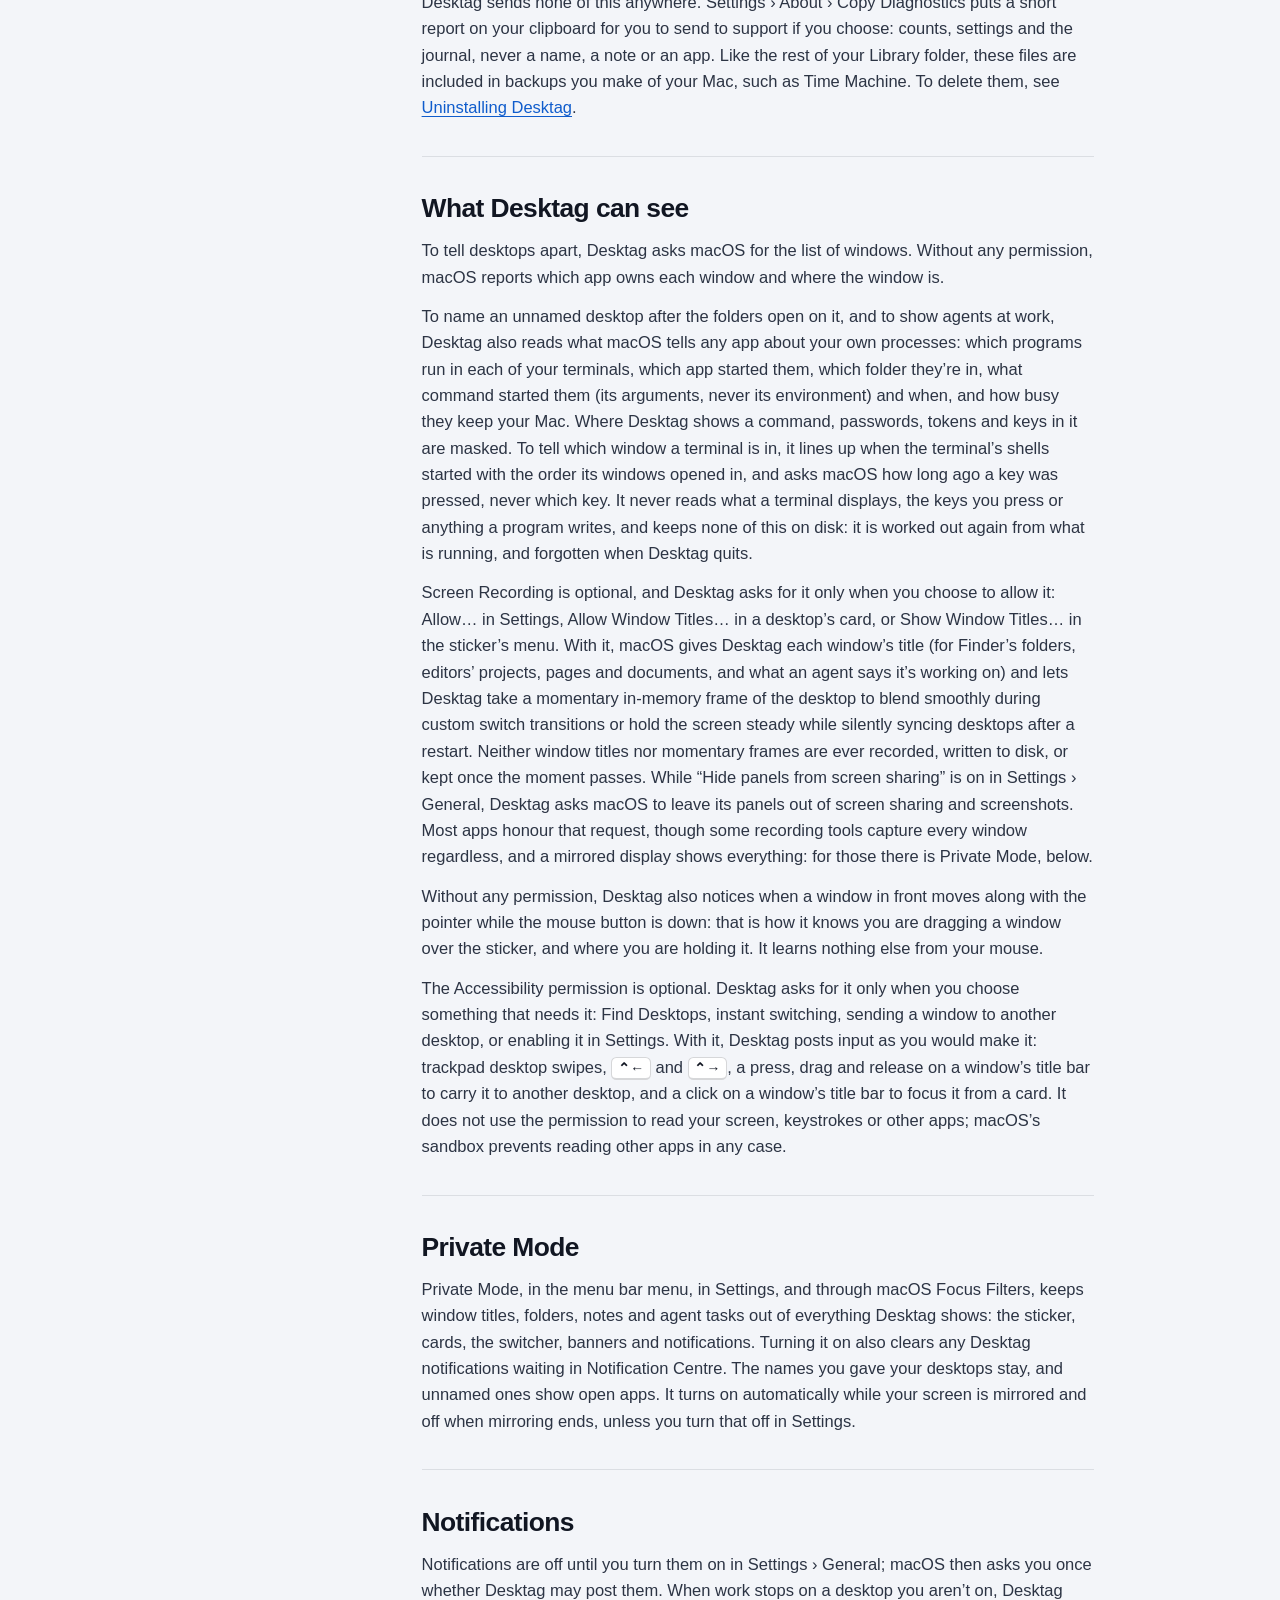
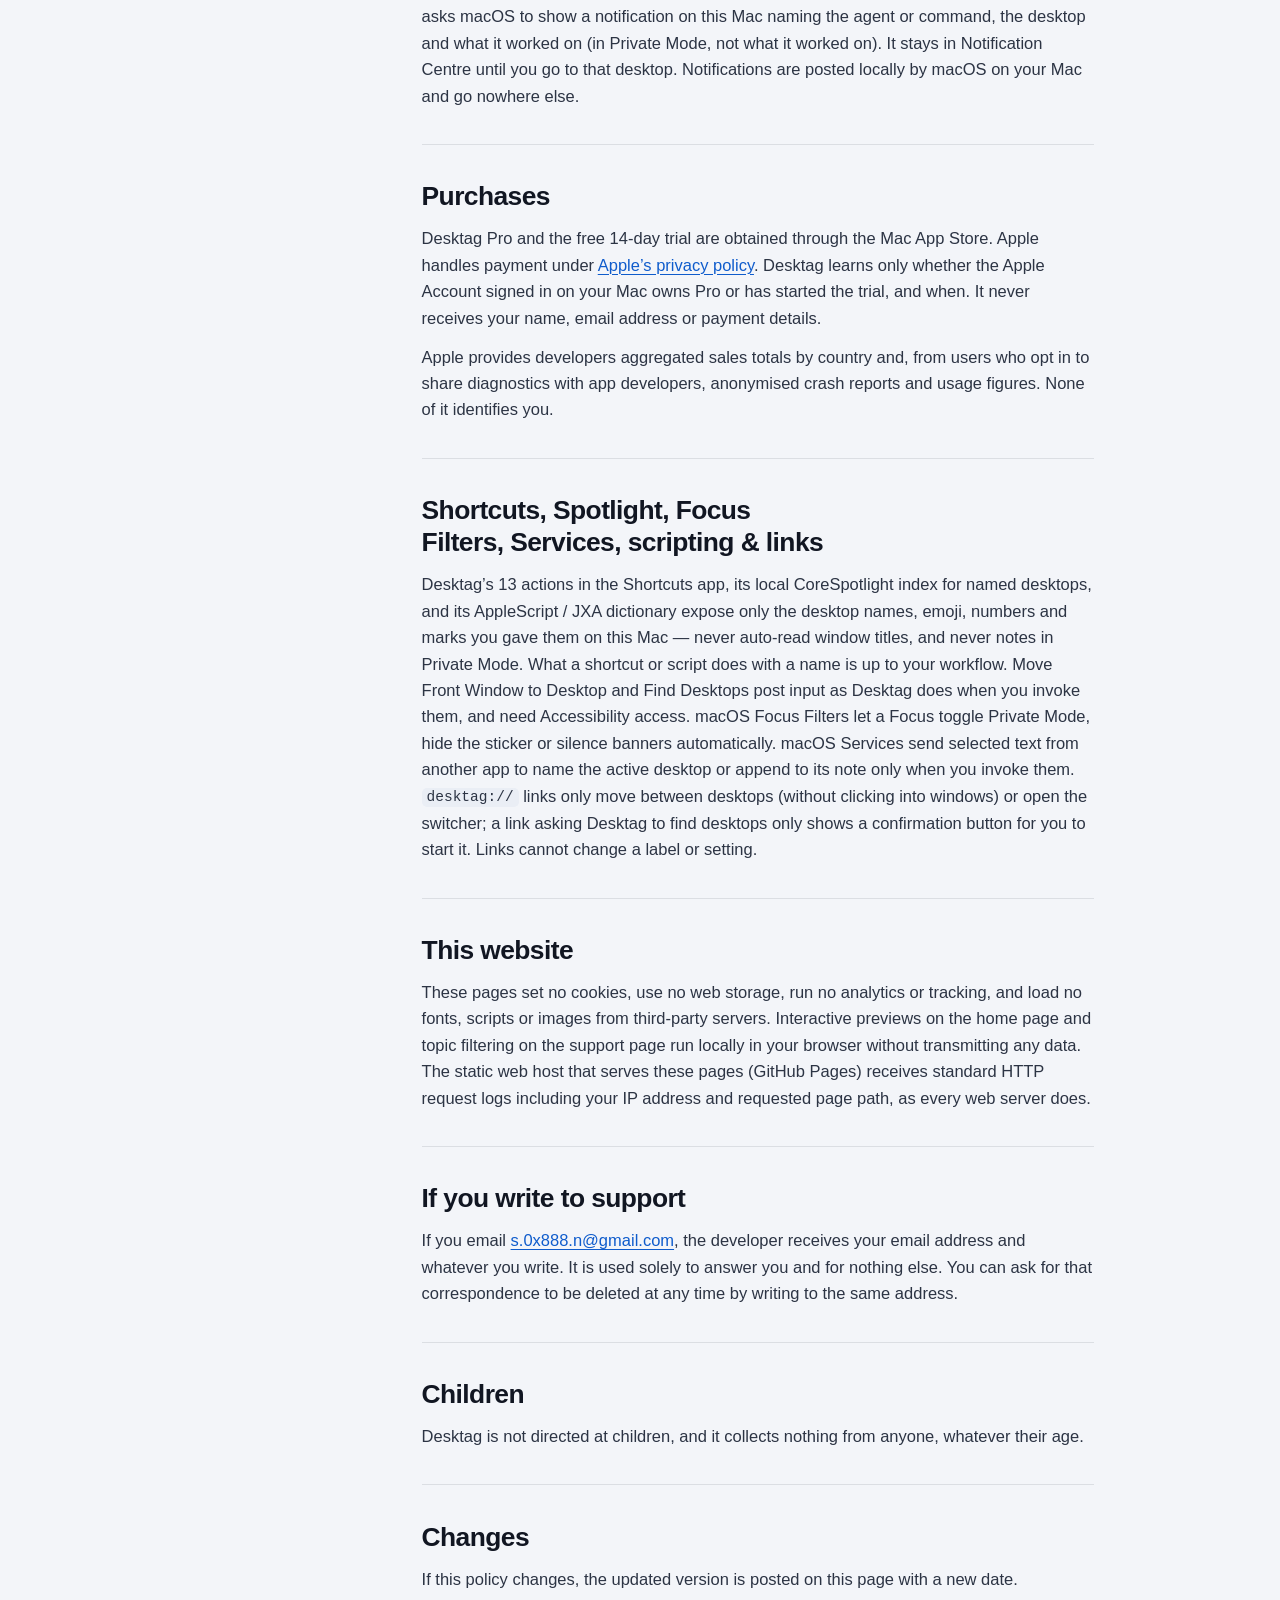
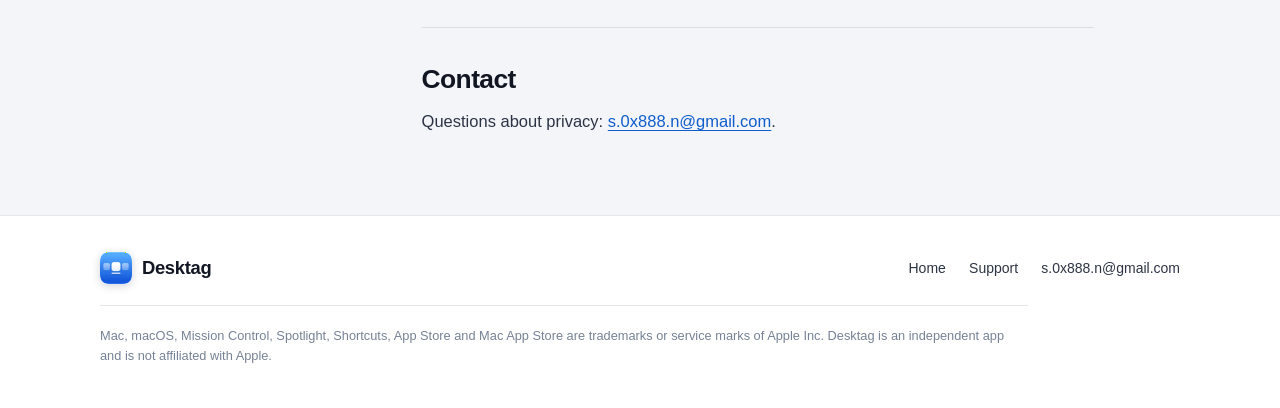
<file: privacy.html>
<!doctype html>
<html lang="en-GB">
<head>
<meta charset="utf-8">
<meta name="viewport" content="width=device-width, initial-scale=1">
<title>Privacy policy — Desktag</title>
<meta name="description" content="Desktag collects no data. It runs in the macOS App Sandbox with no network permission; everything it keeps stays in one file on your Mac, and purchases are handled by Apple.">
<meta property="og:type" content="website">
<meta property="og:url" content="https://x0x888.github.io/desktag/privacy.html">
<meta property="og:title" content="Privacy policy — Desktag">
<meta property="og:description" content="Desktag collects no data. What it keeps stays on your Mac, and purchases are handled by Apple.">
<meta property="og:image" content="https://x0x888.github.io/desktag/assets/og.jpg">
<meta property="og:image:width" content="1200">
<meta property="og:image:height" content="630">
<meta name="twitter:card" content="summary_large_image">
<link rel="canonical" href="https://x0x888.github.io/desktag/privacy.html">
<link rel="icon" type="image/png" href="assets/favicon.png">
<link rel="apple-touch-icon" href="assets/apple-touch-icon.png">
<link rel="stylesheet" href="assets/css/styles.css">
</head>
<body>
<a class="skip-link" href="#main">Skip to content</a>

<header class="site-header">
  <div class="wrap header-inner">
    <a class="brand" href="index.html">
      <img src="assets/icon.png" alt="" width="32" height="32">
      <span>Desktag</span>
    </a>

    <nav class="site-nav" aria-label="Primary" data-site-nav>
      <ul>
        <li><a href="index.html#features">Features</a></li>
        <li><a href="index.html#how">How it works</a></li>
        <li><a href="index.html#pro">Free &amp; Pro</a></li>
        <li><a href="privacy.html" aria-current="page">Privacy</a></li>
        <li><a href="support.html">Support</a></li>
      </ul>
    </nav>

    <div class="header-actions">
      <button type="button" class="icon-btn" data-theme-toggle aria-label="Switch appearance"></button>
      <a class="btn btn-primary btn-sm header-cta" href="APP_STORE_URL">Mac App Store</a>
      <button type="button" class="icon-btn nav-toggle" data-nav-toggle aria-expanded="false" aria-label="Toggle menu">
        <svg width="18" height="18" viewBox="0 0 24 24" fill="none" stroke="currentColor" stroke-width="2" stroke-linecap="round" aria-hidden="true">
          <path d="M4 7h16M4 12h16M4 17h16"/>
        </svg>
      </button>
    </div>
  </div>
</header>

<main id="main">
  <section class="doc-hero">
    <div class="wrap">
      <div class="eyebrow-row">
        <span class="pill pill-free">Data Not Collected</span>
      </div>
      <h1>Privacy policy</h1>
      <p class="doc-lede">Desktag collects no data. It has no account, no analytics and no ads, and its App Sandbox gives it no way to reach the network. What it keeps stays in one file on your Mac.</p>
      <p class="doc-dated">Last updated 22 November 2026. This policy covers the Desktag app for Mac and this website.</p>
    </div>
  </section>

  <div class="wrap doc-layout">
    <aside class="doc-sidebar" aria-labelledby="privacy-toc">
      <h2 id="privacy-toc">Sections</h2>
      <ul>
        <li><a href="#collects">What Desktag collects</a></li>
        <li><a href="#keeps">What Desktag keeps on your Mac</a></li>
        <li><a href="#sees">What Desktag can see</a></li>
        <li><a href="#private-mode">Private Mode</a></li>
        <li><a href="#notifications">Notifications</a></li>
        <li><a href="#purchases">Purchases</a></li>
        <li><a href="#shortcuts">Shortcuts, Spotlight, Focus &amp; links</a></li>
        <li><a href="#website">This website</a></li>
        <li><a href="#email">If you write to support</a></li>
        <li><a href="#children">Children</a></li>
        <li><a href="#changes">Changes</a></li>
        <li><a href="#contact">Contact</a></li>
      </ul>
    </aside>

    <div class="prose">

      <section class="prose-section" id="collects">
        <h2>What Desktag collects</h2>
        <div class="callout-box">
          <strong>Nothing.</strong> The developer of Desktag receives no information from the app: not your desktops’ names, not your notes, not which apps you use, and not how you use Desktag.
        </div>
        <p>This is enforced by macOS, not only promised. Desktag runs in the App Sandbox with no network permission, so the app cannot open a connection to any server. It contains no analytics, advertising or crash-reporting code, and it does not track you.</p>
      </section>

      <section class="prose-section" id="keeps">
        <h2>What Desktag keeps on your Mac</h2>
        <p>Desktag saves what it needs in one file inside its own sandbox folder:</p>
        <code class="code-path">~/Library/Containers/dev.deskmate.desktag/Data/Library/Application Support/Desktag/desktops.json</code>
        <p>The file holds:</p>
        <ul>
          <li>the emoji, name, colour, marks, note and keyboard shortcut you give each desktop;</li>
          <li>your settings, such as the sticker’s layout and where you dragged it;</li>
          <li>when Desktag first met each desktop and when you last visited it;</li>
          <li>for each desktop, which apps had windows on it, each window’s number, position and size, and a code that tells one login session from the next. Desktag uses this to recognise the desktop after a restart. It never records a window’s title or anything inside a window;</li>
          <li>for each app whose windows you have dragged, where on a window you held it (a distance from one side and from the top) and how big that window was, so Desktag can hold that app’s windows there when moving one for you;</li>
          <li>if you use Spatial Canvas or No-Boundary Canvas, how you arranged it: where each desktop bubble sits, and the name, colour and desktops of each group you made;</li>
          <li>how many times you have switched desktops with Desktag, used only to decide when to ask, at most once per version, whether you would like to rate it.</li>
        </ul>
        <p>Beside it, Desktag keeps a backup of the previous version of that file (<code>desktops.json.bak</code>) and, in a <code>Backups</code> folder, a copy for each of the last seven days on which something changed. It also keeps a local journal of what it decided (<code>journal.log</code>, the last thousand lines), such as “walk: 9 desktops, 2 by position” or “moved a window”: counts and kinds only, never a name, a note, a title or an app. In its preferences it remembers what the App Store last said about your purchase, the latest date it has seen (so setting the Mac’s clock back doesn’t lengthen the trial), and two facts about how your Mac switches desktops.</p>
        <p>Desktag sends none of this anywhere. Settings › About › Copy Diagnostics puts a short report on your clipboard for you to send to support if you choose: counts, settings and the journal, never a name, a note or an app. Like the rest of your Library folder, these files are included in backups you make of your Mac, such as Time Machine. To delete them, see <a href="support.html#uninstall">Uninstalling Desktag</a>.</p>
      </section>

      <section class="prose-section" id="sees">
        <h2>What Desktag can see</h2>
        <p>To tell desktops apart, Desktag asks macOS for the list of windows. Without any permission, macOS reports which app owns each window and where the window is.</p>
        <p>To name an unnamed desktop after the folders open on it, and to show agents at work, Desktag also reads what macOS tells any app about your own processes: which programs run in each of your terminals, which app started them, which folder they’re in, what command started them (its arguments, never its environment) and when, and how busy they keep your Mac. Where Desktag shows a command, passwords, tokens and keys in it are masked. To tell which window a terminal is in, it lines up when the terminal’s shells started with the order its windows opened in, and asks macOS how long ago a key was pressed, never which key. It never reads what a terminal displays, the keys you press or anything a program writes, and keeps none of this on disk: it is worked out again from what is running, and forgotten when Desktag quits.</p>
        <p>Screen Recording is optional, and Desktag asks for it only when you choose to allow it: Allow… in Settings, Allow Window Titles… in a desktop’s card, or Show Window Titles… in the sticker’s menu. With it, macOS gives Desktag each window’s title (for Finder’s folders, editors’ projects, pages and documents, and what an agent says it’s working on) and lets Desktag take a momentary in-memory frame of the desktop to blend smoothly during custom switch transitions or hold the screen steady while silently syncing desktops after a restart. Neither window titles nor momentary frames are ever recorded, written to disk, or kept once the moment passes. While “Hide panels from screen sharing” is on in Settings › General, Desktag asks macOS to leave its panels out of screen sharing and screenshots. Most apps honour that request, though some recording tools capture every window regardless, and a mirrored display shows everything: for those there is Private Mode, below.</p>
        <p>Without any permission, Desktag also notices when a window in front moves along with the pointer while the mouse button is down: that is how it knows you are dragging a window over the sticker, and where you are holding it. It learns nothing else from your mouse.</p>
        <p>The Accessibility permission is optional. Desktag asks for it only when you choose something that needs it: Find Desktops, instant switching, sending a window to another desktop, or enabling it in Settings. With it, Desktag posts input as you would make it: trackpad desktop swipes, <kbd>⌃←</kbd> and <kbd>⌃→</kbd>, a press, drag and release on a window’s title bar to carry it to another desktop, and a click on a window’s title bar to focus it from a card. It does not use the permission to read your screen, keystrokes or other apps; macOS’s sandbox prevents reading other apps in any case.</p>
      </section>

      <section class="prose-section" id="private-mode">
        <h2>Private Mode</h2>
        <p>Private Mode, in the menu bar menu, in Settings, and through macOS Focus Filters, keeps window titles, folders, notes and agent tasks out of everything Desktag shows: the sticker, cards, the switcher, banners and notifications. Turning it on also clears any Desktag notifications waiting in Notification Centre. The names you gave your desktops stay, and unnamed ones show open apps. It turns on automatically while your screen is mirrored and off when mirroring ends, unless you turn that off in Settings.</p>
      </section>

      <section class="prose-section" id="notifications">
        <h2>Notifications</h2>
        <p>Notifications are off until you turn them on in Settings › General; macOS then asks you once whether Desktag may post them. When work stops on a desktop you aren’t on, Desktag asks macOS to show a notification on this Mac naming the agent or command, the desktop and what it worked on (in Private Mode, not what it worked on). It stays in Notification Centre until you go to that desktop. Notifications are posted locally by macOS on your Mac and go nowhere else.</p>
      </section>

      <section class="prose-section" id="purchases">
        <h2>Purchases</h2>
        <p>Desktag Pro and the free 14-day trial are obtained through the Mac App Store. Apple handles payment under <a href="https://www.apple.com/legal/privacy/">Apple’s privacy policy</a>. Desktag learns only whether the Apple Account signed in on your Mac owns Pro or has started the trial, and when. It never receives your name, email address or payment details.</p>
        <p>Apple provides developers aggregated sales totals by country and, from users who opt in to share diagnostics with app developers, anonymised crash reports and usage figures. None of it identifies you.</p>
      </section>

      <section class="prose-section" id="shortcuts">
        <h2>Shortcuts, Spotlight, Focus Filters, Services, scripting &amp; links</h2>
        <p>Desktag’s 13 actions in the Shortcuts app, its local CoreSpotlight index for named desktops, and its AppleScript / JXA dictionary expose only the desktop names, emoji, numbers and marks you gave them on this Mac — never auto-read window titles, and never notes in Private Mode. What a shortcut or script does with a name is up to your workflow. Move Front Window to Desktop and Find Desktops post input as Desktag does when you invoke them, and need Accessibility access. macOS Focus Filters let a Focus toggle Private Mode, hide the sticker or silence banners automatically. macOS Services send selected text from another app to name the active desktop or append to its note only when you invoke them. <code>desktag://</code> links only move between desktops (without clicking into windows) or open the switcher; a link asking Desktag to find desktops only shows a confirmation button for you to start it. Links cannot change a label or setting.</p>
      </section>

      <section class="prose-section" id="website">
        <h2>This website</h2>
        <p>These pages set no cookies, use no web storage, run no analytics or tracking, and load no fonts, scripts or images from third-party servers. Interactive previews on the home page and topic filtering on the support page run locally in your browser without transmitting any data. The static web host that serves these pages (GitHub Pages) receives standard HTTP request logs including your IP address and requested page path, as every web server does.</p>
      </section>

      <section class="prose-section" id="email">
        <h2>If you write to support</h2>
        <p>If you email <a href="mailto:s.0x888.n@gmail.com">s.0x888.n@gmail.com</a>, the developer receives your email address and whatever you write. It is used solely to answer you and for nothing else. You can ask for that correspondence to be deleted at any time by writing to the same address.</p>
      </section>

      <section class="prose-section" id="children">
        <h2>Children</h2>
        <p>Desktag is not directed at children, and it collects nothing from anyone, whatever their age.</p>
      </section>

      <section class="prose-section" id="changes">
        <h2>Changes</h2>
        <p>If this policy changes, the updated version is posted on this page with a new date.</p>
      </section>

      <section class="prose-section" id="contact">
        <h2>Contact</h2>
        <p>Questions about privacy: <a href="mailto:s.0x888.n@gmail.com">s.0x888.n@gmail.com</a>.</p>
      </section>

    </div>
  </div>
</main>

<footer class="site-footer">
  <div class="wrap">
    <div class="footer-top">
      <a class="brand" href="index.html">
        <img src="assets/icon.png" alt="" width="28" height="28">
        <span>Desktag</span>
      </a>
      <ul class="footer-links">
        <li><a href="index.html">Home</a></li>
        <li><a href="support.html">Support</a></li>
        <li><a href="mailto:s.0x888.n@gmail.com">s.0x888.n@gmail.com</a></li>
      </ul>
    </div>
    <p class="footer-legal">
      Mac, macOS, Mission Control, Spotlight, Shortcuts, App Store and Mac App Store are trademarks or service marks of Apple Inc. Desktag is an independent app and is not affiliated with Apple.
    </p>
  </div>
</footer>

<script src="assets/js/main.js" defer></script>
</body>
</html>
</file>
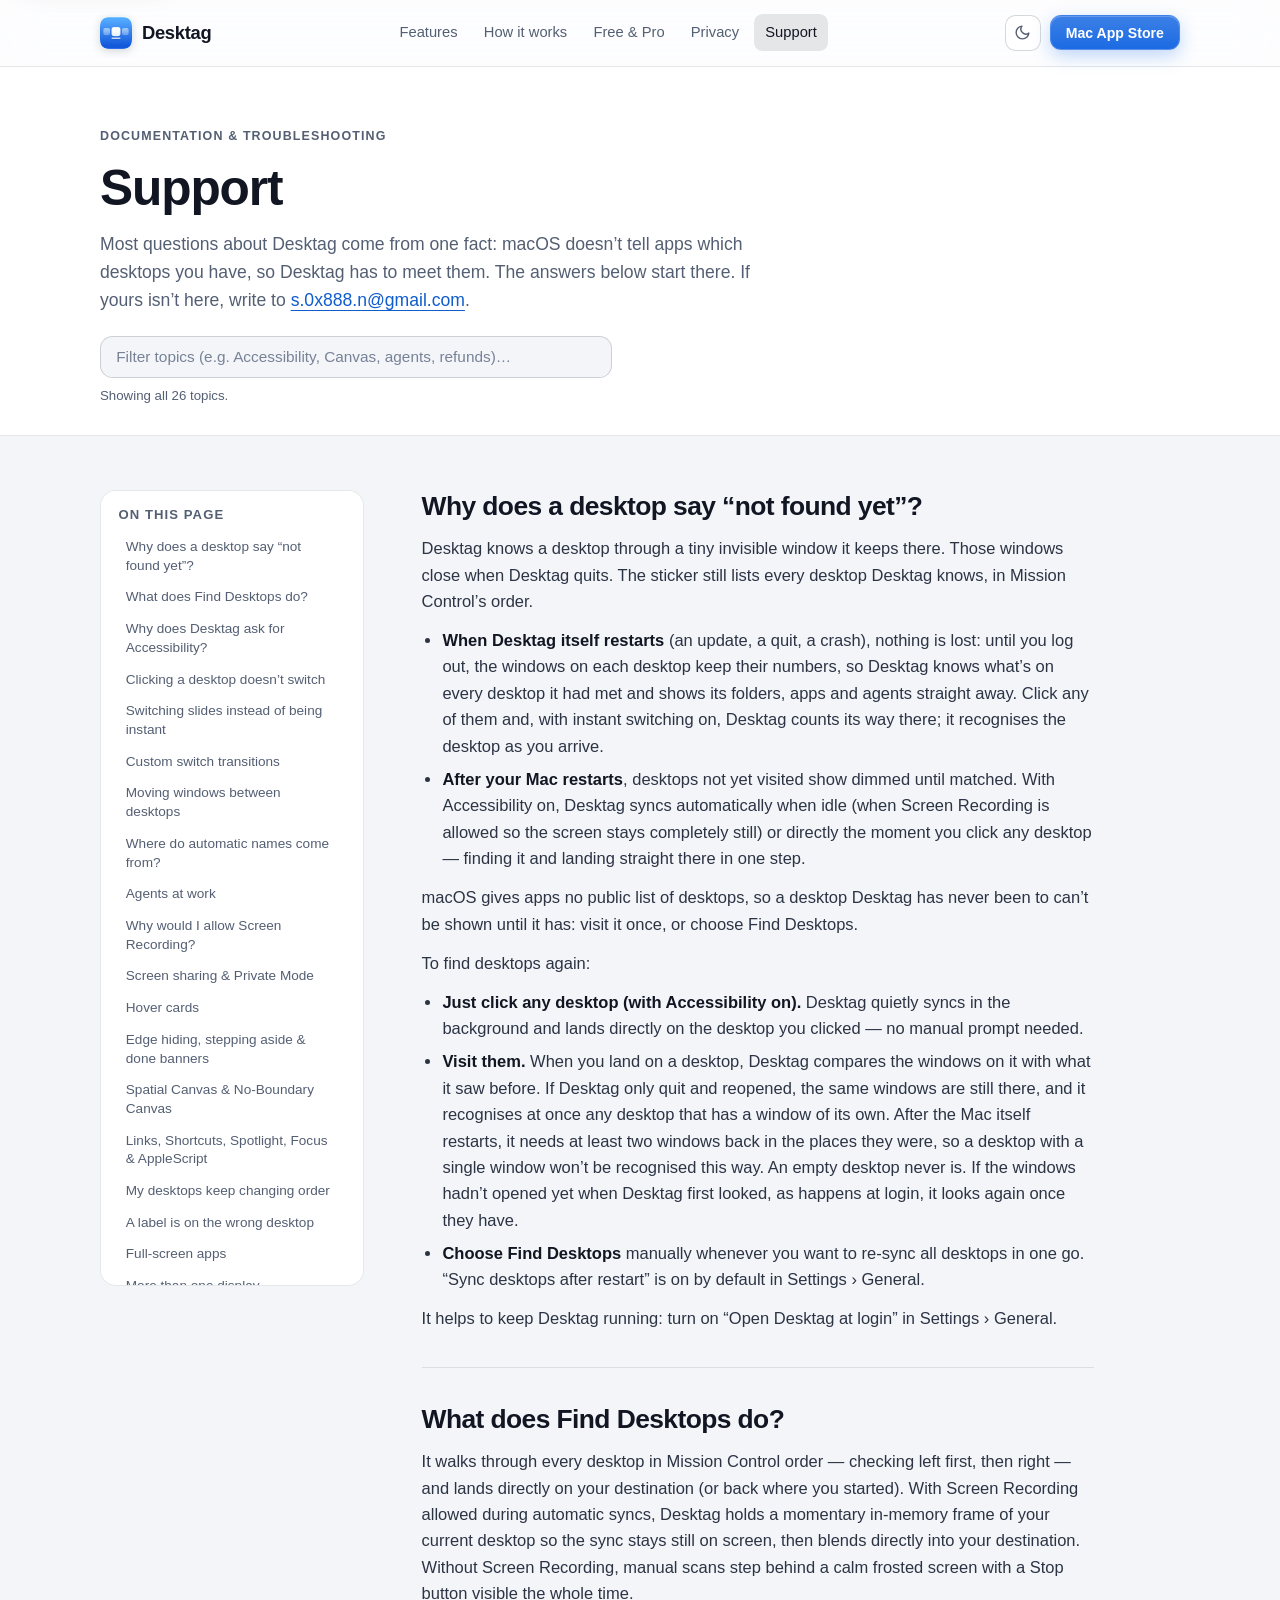
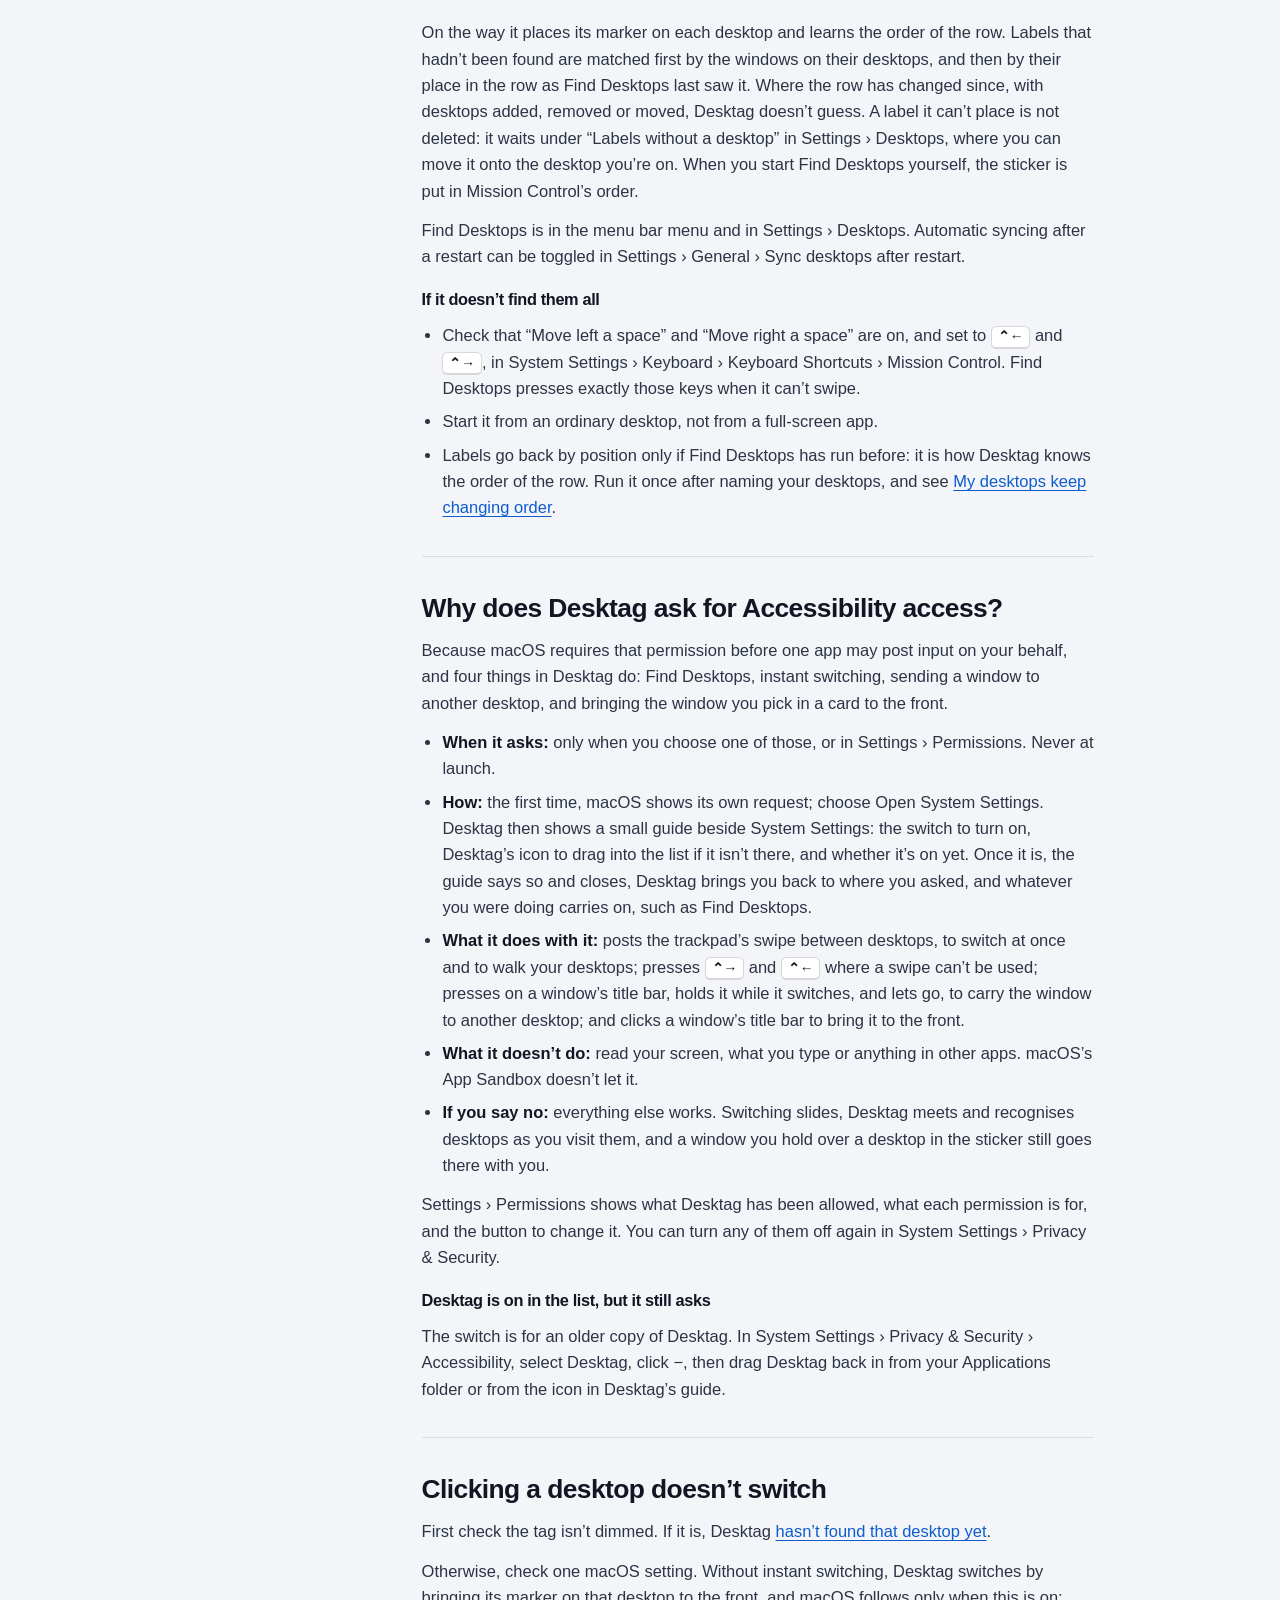
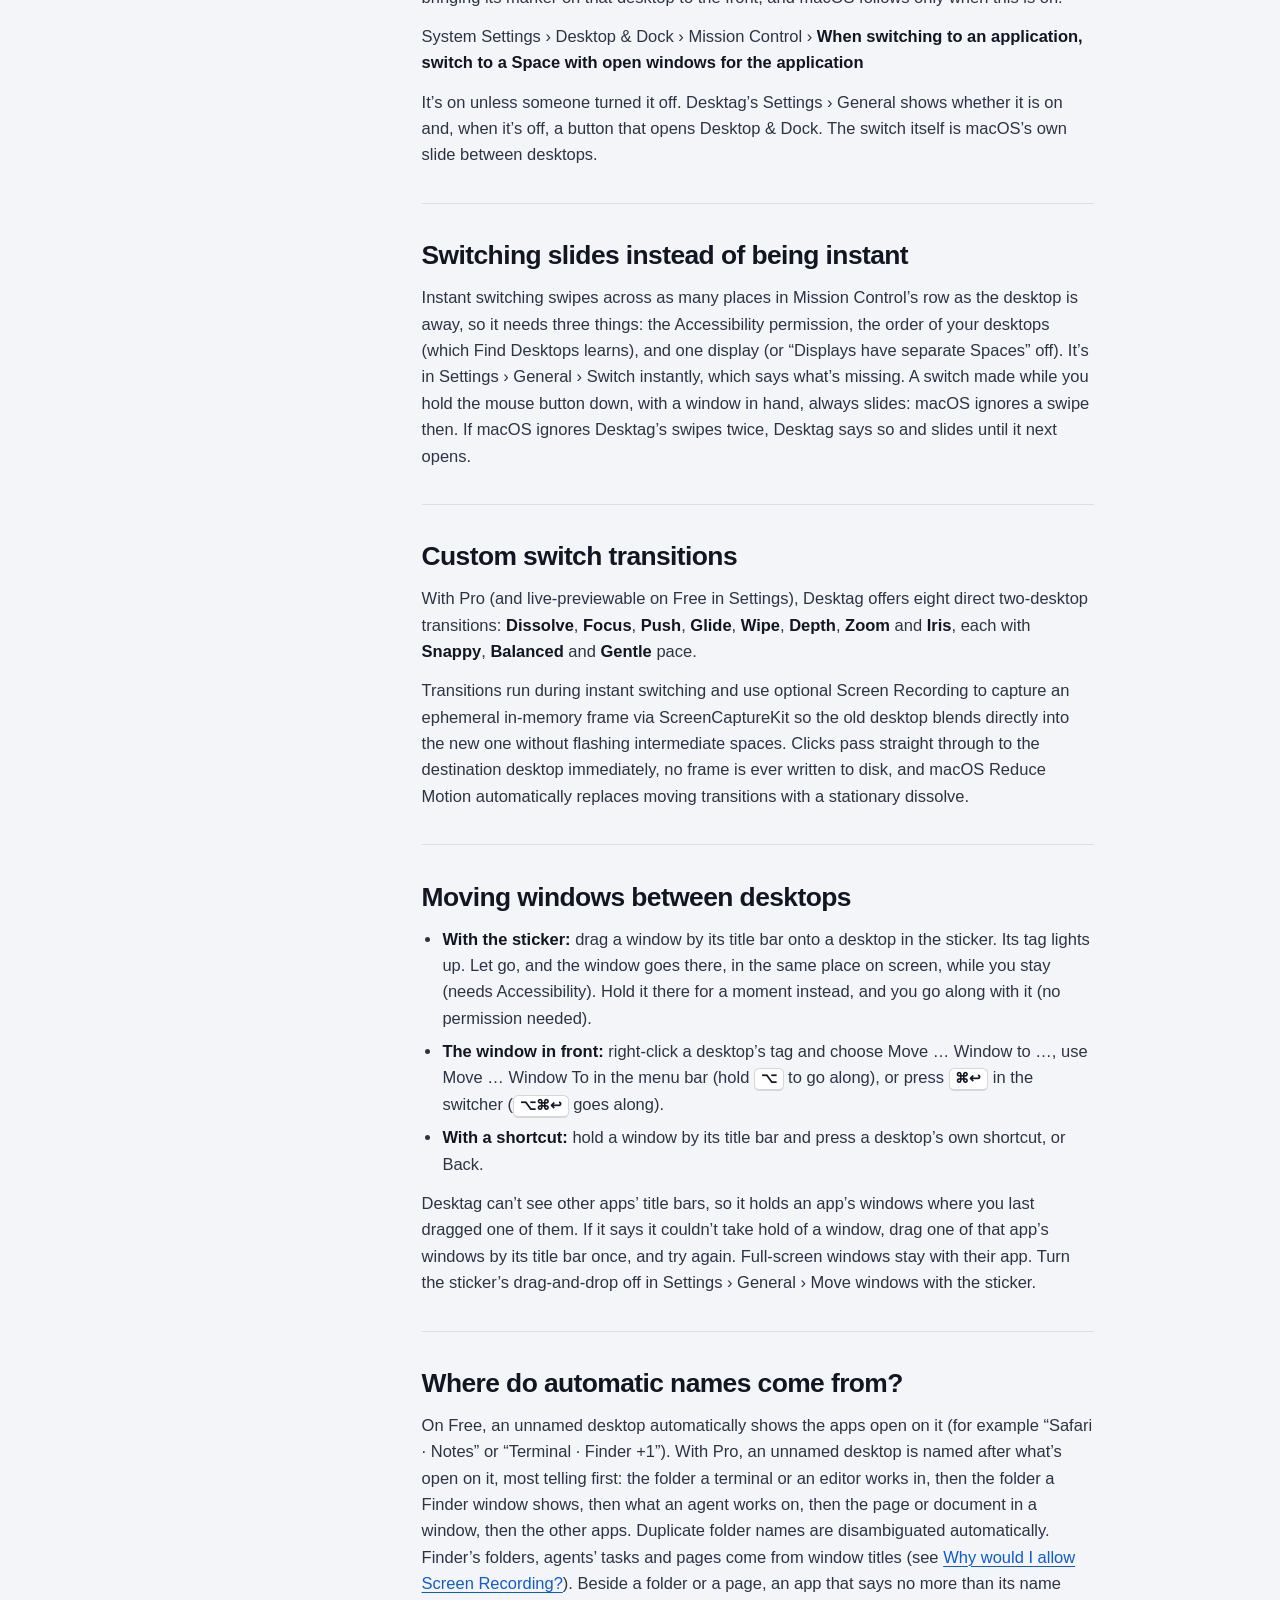
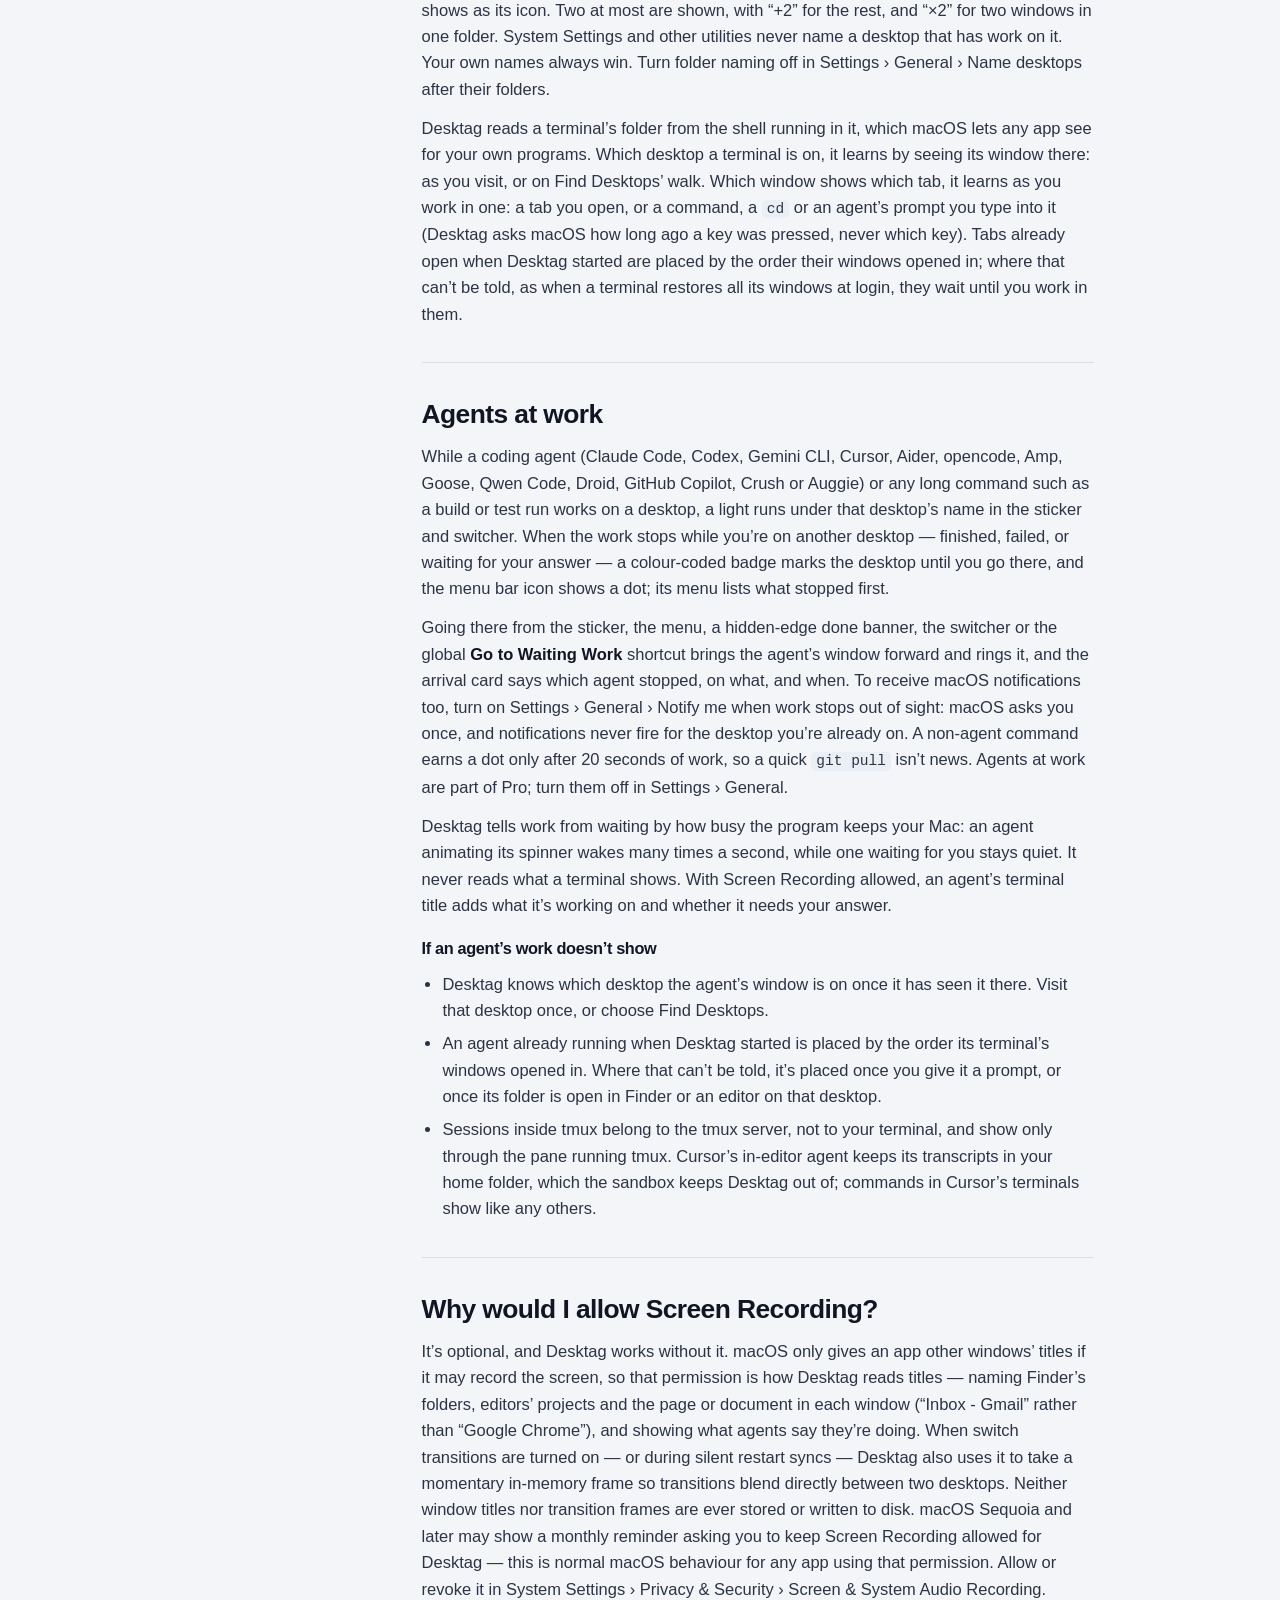
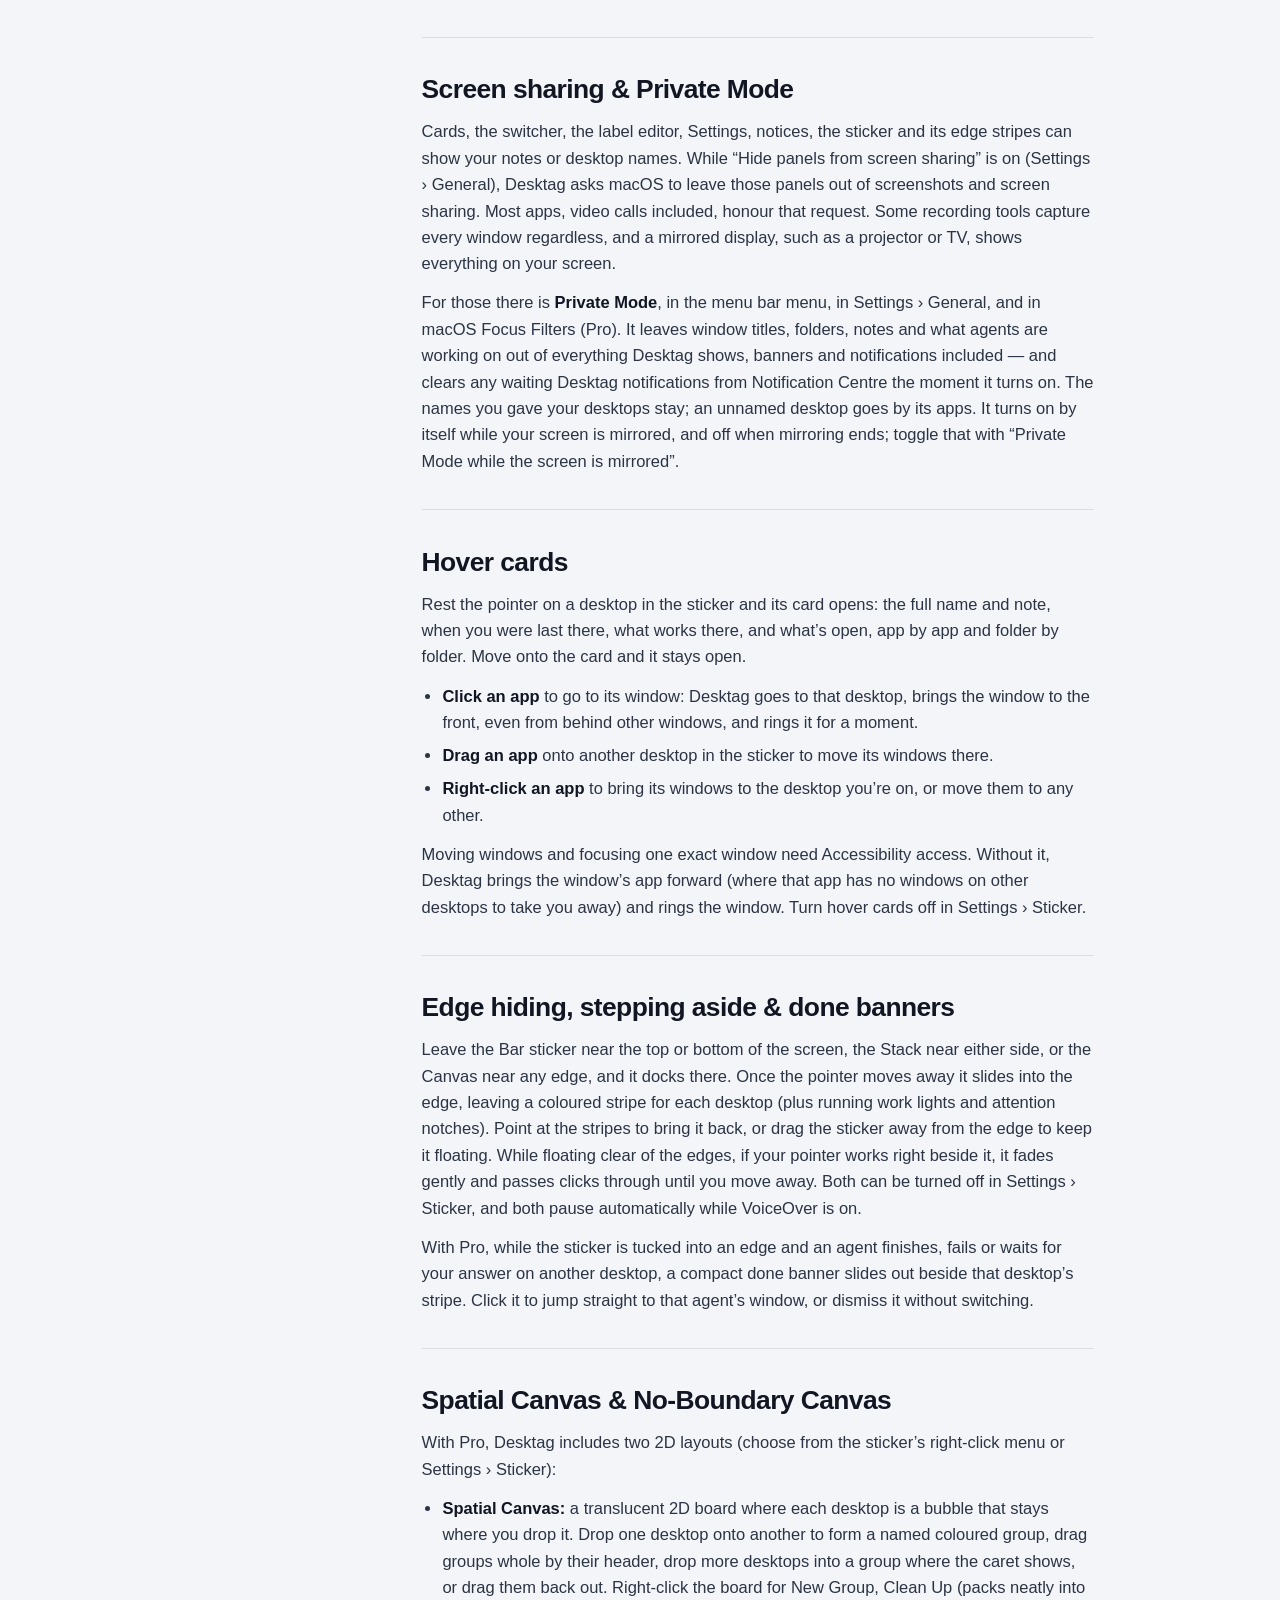
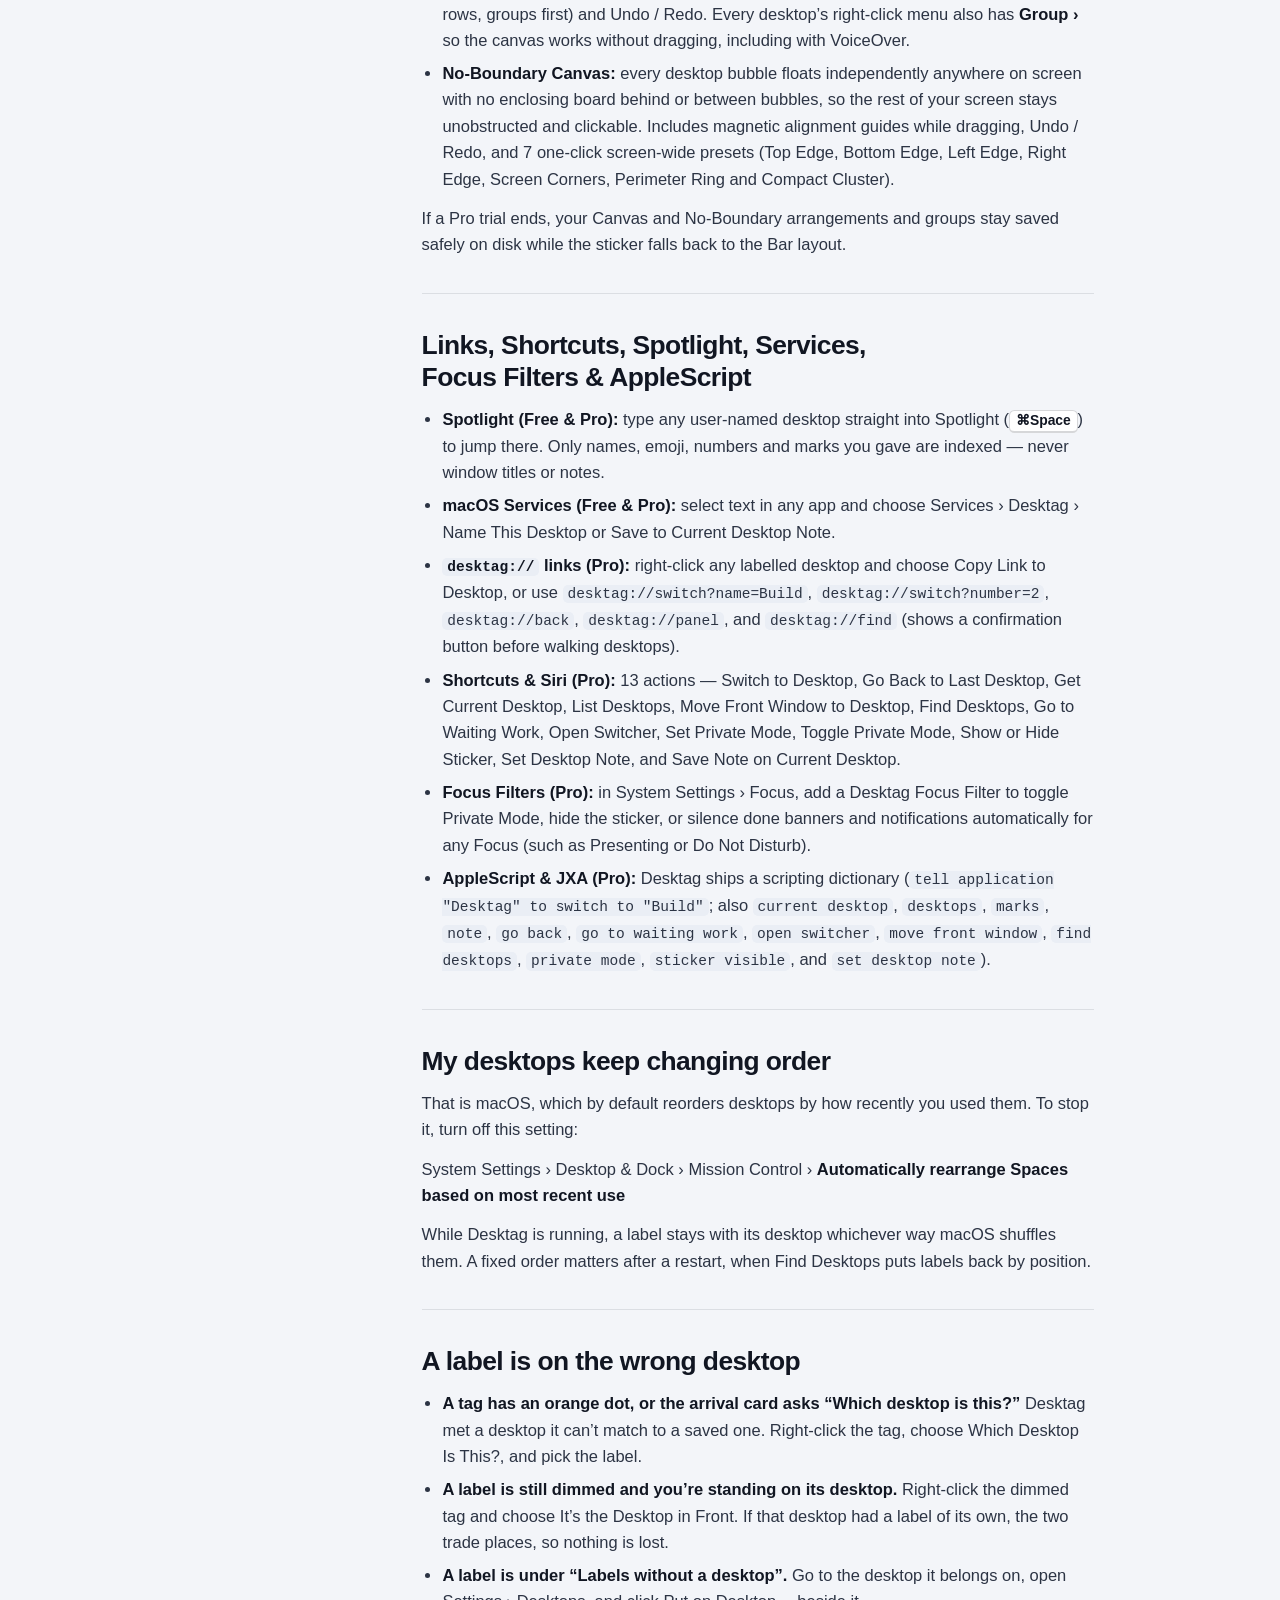
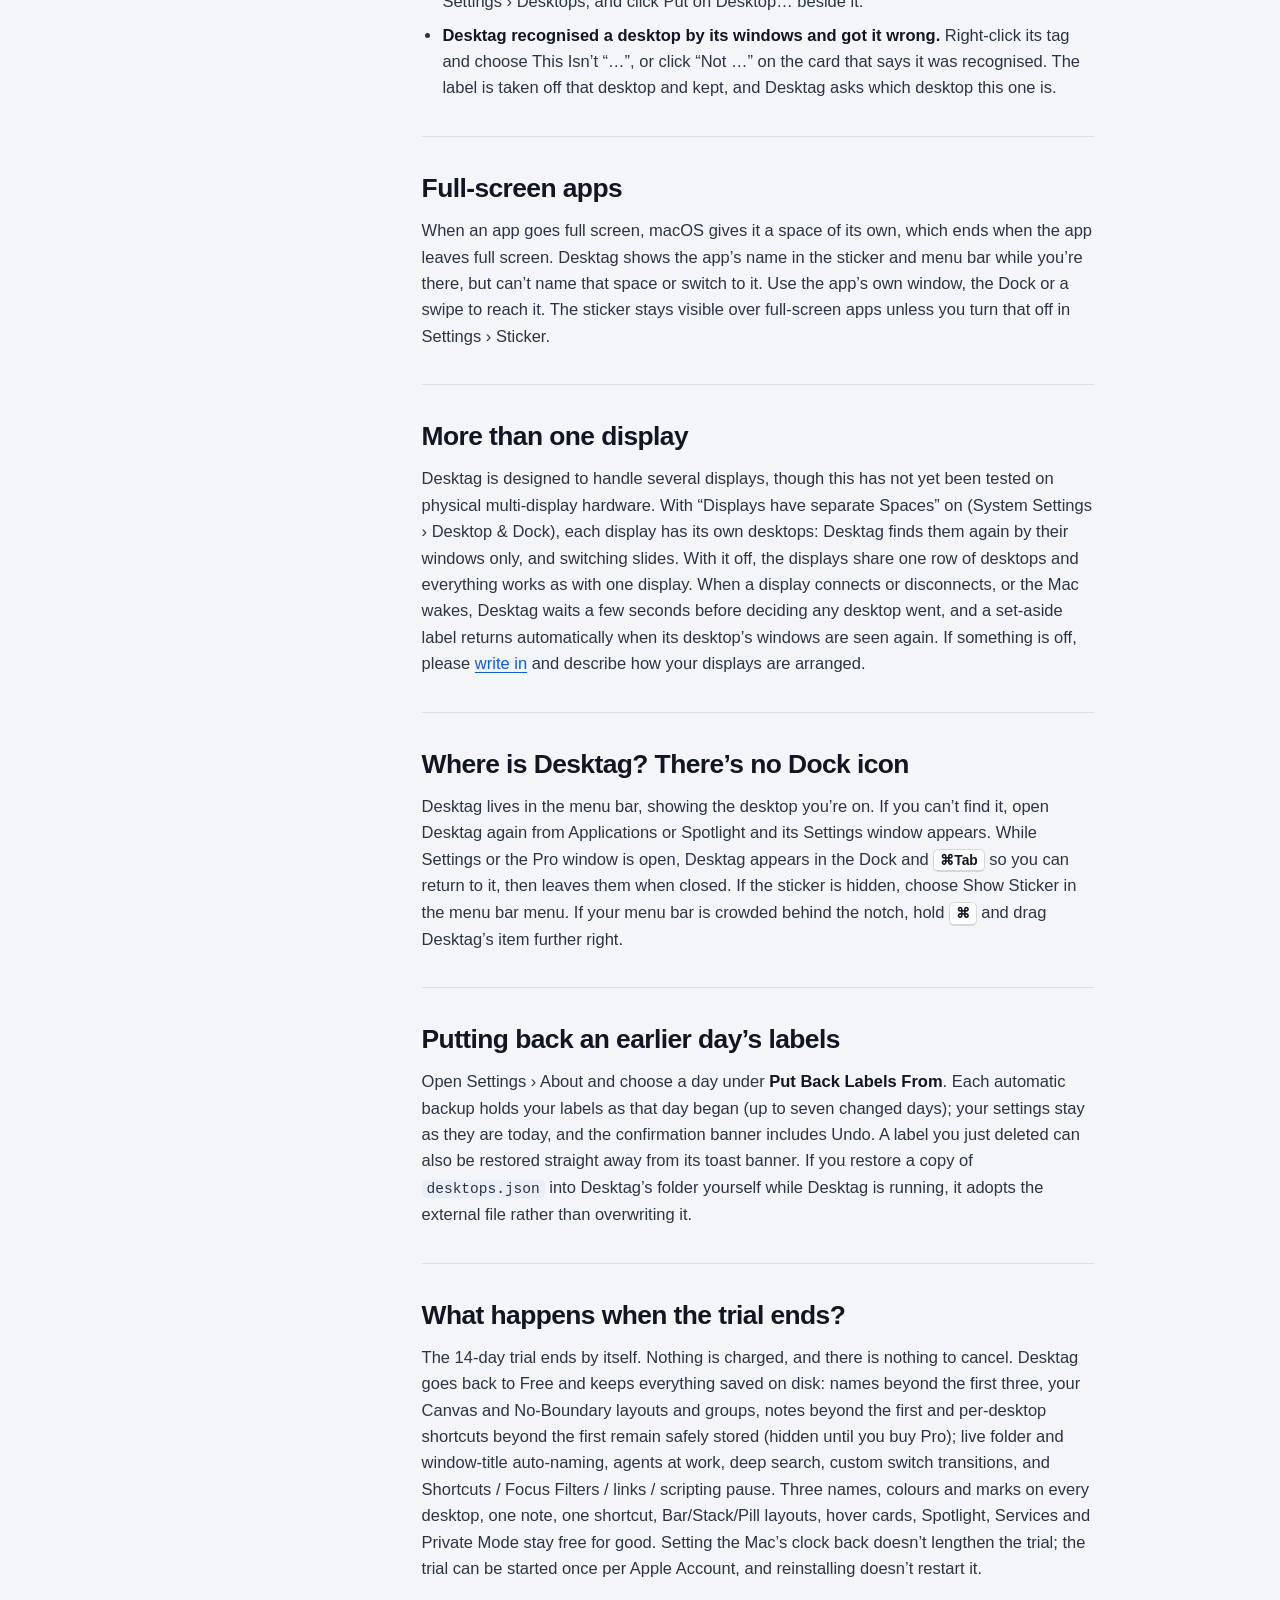
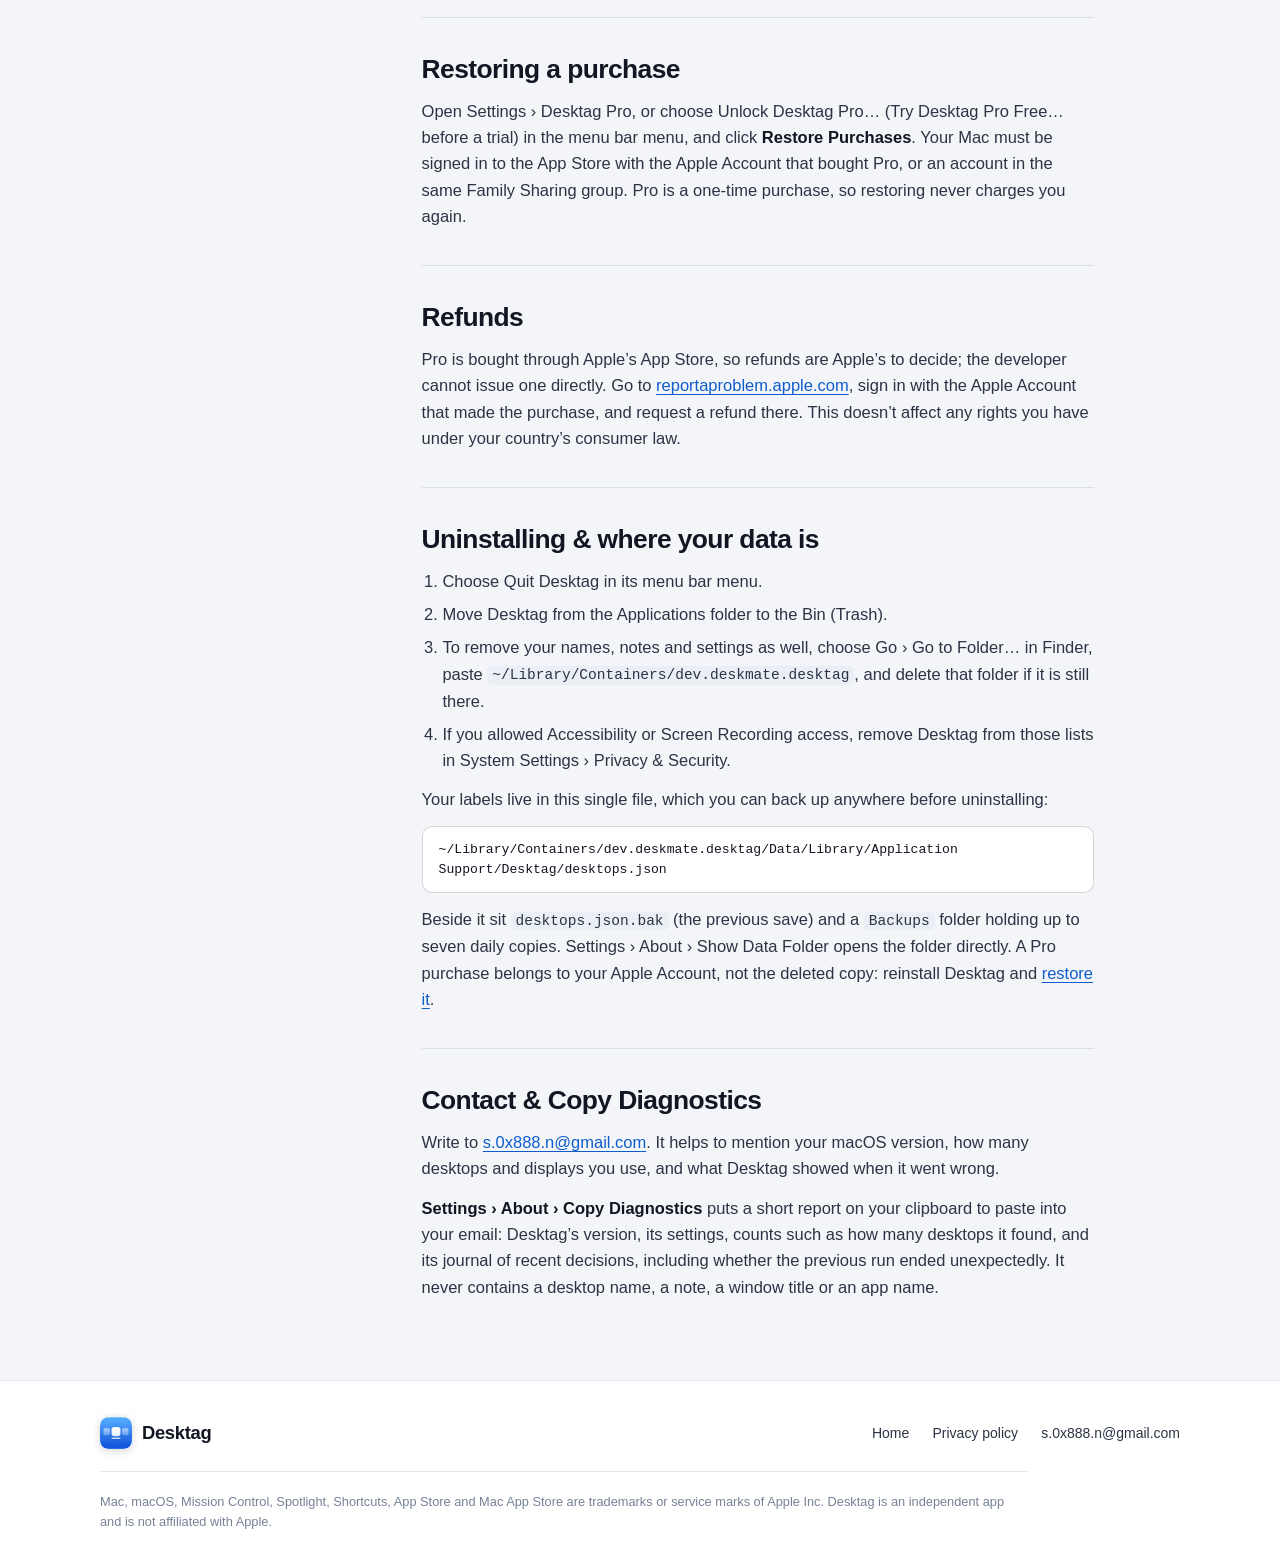
<file: support.html>
<!doctype html>
<html lang="en-GB">
<head>
<meta charset="utf-8">
<meta name="viewport" content="width=device-width, initial-scale=1">
<title>Support — Desktag</title>
<meta name="description" content="Answers about Desktag: why desktops say “not found yet” after a restart, Find Desktops, direct switching, transitions, edge hiding, moving windows, Spatial and No-Boundary Canvas, agents at work, Focus Filters, Shortcuts, AppleScript, purchases and uninstalling.">
<meta property="og:type" content="website">
<meta property="og:url" content="https://x0x888.github.io/desktag/support.html">
<meta property="og:title" content="Support — Desktag">
<meta property="og:description" content="Answers about Desktag: Find Desktops, direct switching, edge hiding, agents at work, Canvas layouts, Private Mode, Focus Filters, Shortcuts and AppleScript.">
<meta property="og:image" content="https://x0x888.github.io/desktag/assets/og.jpg">
<meta property="og:image:width" content="1200">
<meta property="og:image:height" content="630">
<meta name="twitter:card" content="summary_large_image">
<link rel="canonical" href="https://x0x888.github.io/desktag/support.html">
<link rel="icon" type="image/png" href="assets/favicon.png">
<link rel="apple-touch-icon" href="assets/apple-touch-icon.png">
<link rel="stylesheet" href="assets/css/styles.css">
</head>
<body>
<a class="skip-link" href="#main">Skip to content</a>

<header class="site-header">
  <div class="wrap header-inner">
    <a class="brand" href="index.html">
      <img src="assets/icon.png" alt="" width="32" height="32">
      <span>Desktag</span>
    </a>

    <nav class="site-nav" aria-label="Primary" data-site-nav>
      <ul>
        <li><a href="index.html#features">Features</a></li>
        <li><a href="index.html#how">How it works</a></li>
        <li><a href="index.html#pro">Free &amp; Pro</a></li>
        <li><a href="privacy.html">Privacy</a></li>
        <li><a href="support.html" aria-current="page">Support</a></li>
      </ul>
    </nav>

    <div class="header-actions">
      <button type="button" class="icon-btn" data-theme-toggle aria-label="Switch appearance"></button>
      <a class="btn btn-primary btn-sm header-cta" href="APP_STORE_URL">Mac App Store</a>
      <button type="button" class="icon-btn nav-toggle" data-nav-toggle aria-expanded="false" aria-label="Toggle menu">
        <svg width="18" height="18" viewBox="0 0 24 24" fill="none" stroke="currentColor" stroke-width="2" stroke-linecap="round" aria-hidden="true">
          <path d="M4 7h16M4 12h16M4 17h16"/>
        </svg>
      </button>
    </div>
  </div>
</header>

<main id="main">
  <section class="doc-hero">
    <div class="wrap">
      <div class="eyebrow-row">
        <span class="eyebrow">Documentation &amp; Troubleshooting</span>
      </div>
      <h1>Support</h1>
      <p class="doc-lede">Most questions about Desktag come from one fact: macOS doesn’t tell apps which desktops you have, so Desktag has to meet them. The answers below start there. If yours isn’t here, write to <a href="mailto:s.0x888.n@gmail.com">s.0x888.n@gmail.com</a>.</p>

      <div class="support-filter-box">
        <label class="sr-only" for="support-filter">Filter support topics</label>
        <input id="support-filter" type="search" class="support-filter-input" data-support-filter placeholder="Filter topics (e.g. Accessibility, Canvas, agents, refunds)…" autocomplete="off">
        <p class="support-filter-status" data-support-status>Showing all 26 topics.</p>
      </div>
    </div>
  </section>

  <div class="wrap doc-layout">
    <aside class="doc-sidebar" aria-labelledby="toc-title">
      <h2 id="toc-title">On this page</h2>
      <ol>
        <li><a href="#not-found">Why does a desktop say “not found yet”?</a></li>
        <li><a href="#find-desktops">What does Find Desktops do?</a></li>
        <li><a href="#accessibility">Why does Desktag ask for Accessibility?</a></li>
        <li><a href="#no-switch">Clicking a desktop doesn’t switch</a></li>
        <li><a href="#instant">Switching slides instead of being instant</a></li>
        <li><a href="#transitions">Custom switch transitions</a></li>
        <li><a href="#windows">Moving windows between desktops</a></li>
        <li><a href="#folders">Where do automatic names come from?</a></li>
        <li><a href="#agents">Agents at work</a></li>
        <li><a href="#titles">Why would I allow Screen Recording?</a></li>
        <li><a href="#sharing">Screen sharing &amp; Private Mode</a></li>
        <li><a href="#cards">Hover cards</a></li>
        <li><a href="#edge-hiding">Edge hiding, stepping aside &amp; done banners</a></li>
        <li><a href="#canvas">Spatial Canvas &amp; No-Boundary Canvas</a></li>
        <li><a href="#automation">Links, Shortcuts, Spotlight, Focus &amp; AppleScript</a></li>
        <li><a href="#rearrange">My desktops keep changing order</a></li>
        <li><a href="#wrong-label">A label is on the wrong desktop</a></li>
        <li><a href="#full-screen">Full-screen apps</a></li>
        <li><a href="#displays">More than one display</a></li>
        <li><a href="#where">Where is Desktag? There’s no Dock icon</a></li>
        <li><a href="#earlier">Putting back an earlier day’s labels</a></li>
        <li><a href="#trial">What happens when the trial ends?</a></li>
        <li><a href="#restore">Restoring a purchase</a></li>
        <li><a href="#refunds">Refunds</a></li>
        <li><a href="#uninstall">Uninstalling &amp; where your data is</a></li>
        <li><a href="#contact">Contact &amp; Copy Diagnostics</a></li>
      </ol>
    </aside>

    <div class="prose">

      <section class="prose-section" id="not-found" data-support-item>
        <h2>Why does a desktop say “not found yet”?</h2>
        <p>Desktag knows a desktop through a tiny invisible window it keeps there. Those windows close when Desktag quits. The sticker still lists every desktop Desktag knows, in Mission Control’s order.</p>
        <ul>
          <li><strong>When Desktag itself restarts</strong> (an update, a quit, a crash), nothing is lost: until you log out, the windows on each desktop keep their numbers, so Desktag knows what’s on every desktop it had met and shows its folders, apps and agents straight away. Click any of them and, with instant switching on, Desktag counts its way there; it recognises the desktop as you arrive.</li>
          <li><strong>After your Mac restarts</strong>, desktops not yet visited show dimmed until matched. With Accessibility on, Desktag syncs automatically when idle (when Screen Recording is allowed so the screen stays completely still) or directly the moment you click any desktop — finding it and landing straight there in one step.</li>
        </ul>
        <p>macOS gives apps no public list of desktops, so a desktop Desktag has never been to can’t be shown until it has: visit it once, or choose Find Desktops.</p>
        <p>To find desktops again:</p>
        <ul>
          <li><strong>Just click any desktop (with Accessibility on).</strong> Desktag quietly syncs in the background and lands directly on the desktop you clicked — no manual prompt needed.</li>
          <li><strong>Visit them.</strong> When you land on a desktop, Desktag compares the windows on it with what it saw before. If Desktag only quit and reopened, the same windows are still there, and it recognises at once any desktop that has a window of its own. After the Mac itself restarts, it needs at least two windows back in the places they were, so a desktop with a single window won’t be recognised this way. An empty desktop never is. If the windows hadn’t opened yet when Desktag first looked, as happens at login, it looks again once they have.</li>
          <li><strong>Choose Find Desktops</strong> manually whenever you want to re-sync all desktops in one go. “Sync desktops after restart” is on by default in Settings › General.</li>
        </ul>
        <p>It helps to keep Desktag running: turn on “Open Desktag at login” in Settings › General.</p>
      </section>

      <section class="prose-section" id="find-desktops" data-support-item>
        <h2>What does Find Desktops do?</h2>
        <p>It walks through every desktop in Mission Control order — checking left first, then right — and lands directly on your destination (or back where you started). With Screen Recording allowed during automatic syncs, Desktag holds a momentary in-memory frame of your current desktop so the sync stays still on screen, then blends directly into your destination. Without Screen Recording, manual scans step behind a calm frosted screen with a Stop button visible the whole time.</p>
        <p>On the way it places its marker on each desktop and learns the order of the row. Labels that hadn’t been found are matched first by the windows on their desktops, and then by their place in the row as Find Desktops last saw it. Where the row has changed since, with desktops added, removed or moved, Desktag doesn’t guess. A label it can’t place is not deleted: it waits under “Labels without a desktop” in Settings › Desktops, where you can move it onto the desktop you’re on. When you start Find Desktops yourself, the sticker is put in Mission Control’s order.</p>
        <p>Find Desktops is in the menu bar menu and in Settings › Desktops. Automatic syncing after a restart can be toggled in Settings › General › Sync desktops after restart.</p>
        <h3>If it doesn’t find them all</h3>
        <ul>
          <li>Check that “Move left a space” and “Move right a space” are on, and set to <kbd>⌃←</kbd> and <kbd>⌃→</kbd>, in System Settings › Keyboard › Keyboard Shortcuts › Mission Control. Find Desktops presses exactly those keys when it can’t swipe.</li>
          <li>Start it from an ordinary desktop, not from a full-screen app.</li>
          <li>Labels go back by position only if Find Desktops has run before: it is how Desktag knows the order of the row. Run it once after naming your desktops, and see <a href="#rearrange">My desktops keep changing order</a>.</li>
        </ul>
      </section>

      <section class="prose-section" id="accessibility" data-support-item>
        <h2>Why does Desktag ask for Accessibility access?</h2>
        <p>Because macOS requires that permission before one app may post input on your behalf, and four things in Desktag do: Find Desktops, instant switching, sending a window to another desktop, and bringing the window you pick in a card to the front.</p>
        <ul>
          <li><strong>When it asks:</strong> only when you choose one of those, or in Settings › Permissions. Never at launch.</li>
          <li><strong>How:</strong> the first time, macOS shows its own request; choose Open System Settings. Desktag then shows a small guide beside System Settings: the switch to turn on, Desktag’s icon to drag into the list if it isn’t there, and whether it’s on yet. Once it is, the guide says so and closes, Desktag brings you back to where you asked, and whatever you were doing carries on, such as Find Desktops.</li>
          <li><strong>What it does with it:</strong> posts the trackpad’s swipe between desktops, to switch at once and to walk your desktops; presses <kbd>⌃→</kbd> and <kbd>⌃←</kbd> where a swipe can’t be used; presses on a window’s title bar, holds it while it switches, and lets go, to carry the window to another desktop; and clicks a window’s title bar to bring it to the front.</li>
          <li><strong>What it doesn’t do:</strong> read your screen, what you type or anything in other apps. macOS’s App Sandbox doesn’t let it.</li>
          <li><strong>If you say no:</strong> everything else works. Switching slides, Desktag meets and recognises desktops as you visit them, and a window you hold over a desktop in the sticker still goes there with you.</li>
        </ul>
        <p>Settings › Permissions shows what Desktag has been allowed, what each permission is for, and the button to change it. You can turn any of them off again in System Settings › Privacy &amp; Security.</p>
        <h3>Desktag is on in the list, but it still asks</h3>
        <p>The switch is for an older copy of Desktag. In System Settings › Privacy &amp; Security › Accessibility, select Desktag, click −, then drag Desktag back in from your Applications folder or from the icon in Desktag’s guide.</p>
      </section>

      <section class="prose-section" id="no-switch" data-support-item>
        <h2>Clicking a desktop doesn’t switch</h2>
        <p>First check the tag isn’t dimmed. If it is, Desktag <a href="#not-found">hasn’t found that desktop yet</a>.</p>
        <p>Otherwise, check one macOS setting. Without instant switching, Desktag switches by bringing its marker on that desktop to the front, and macOS follows only when this is on:</p>
        <p>System Settings › Desktop &amp; Dock › Mission Control › <strong>When switching to an application, switch to a Space with open windows for the application</strong></p>
        <p>It’s on unless someone turned it off. Desktag’s Settings › General shows whether it is on and, when it’s off, a button that opens Desktop &amp; Dock. The switch itself is macOS’s own slide between desktops.</p>
      </section>

      <section class="prose-section" id="instant" data-support-item>
        <h2>Switching slides instead of being instant</h2>
        <p>Instant switching swipes across as many places in Mission Control’s row as the desktop is away, so it needs three things: the Accessibility permission, the order of your desktops (which Find Desktops learns), and one display (or “Displays have separate Spaces” off). It’s in Settings › General › Switch instantly, which says what’s missing. A switch made while you hold the mouse button down, with a window in hand, always slides: macOS ignores a swipe then. If macOS ignores Desktag’s swipes twice, Desktag says so and slides until it next opens.</p>
      </section>

      <section class="prose-section" id="transitions" data-support-item>
        <h2>Custom switch transitions</h2>
        <p>With Pro (and live-previewable on Free in Settings), Desktag offers eight direct two-desktop transitions: <strong>Dissolve</strong>, <strong>Focus</strong>, <strong>Push</strong>, <strong>Glide</strong>, <strong>Wipe</strong>, <strong>Depth</strong>, <strong>Zoom</strong> and <strong>Iris</strong>, each with <strong>Snappy</strong>, <strong>Balanced</strong> and <strong>Gentle</strong> pace.</p>
        <p>Transitions run during instant switching and use optional Screen Recording to capture an ephemeral in-memory frame via ScreenCaptureKit so the old desktop blends directly into the new one without flashing intermediate spaces. Clicks pass straight through to the destination desktop immediately, no frame is ever written to disk, and macOS Reduce Motion automatically replaces moving transitions with a stationary dissolve.</p>
      </section>

      <section class="prose-section" id="windows" data-support-item>
        <h2>Moving windows between desktops</h2>
        <ul>
          <li><strong>With the sticker:</strong> drag a window by its title bar onto a desktop in the sticker. Its tag lights up. Let go, and the window goes there, in the same place on screen, while you stay (needs Accessibility). Hold it there for a moment instead, and you go along with it (no permission needed).</li>
          <li><strong>The window in front:</strong> right-click a desktop’s tag and choose Move … Window to …, use Move … Window To in the menu bar (hold <kbd>⌥</kbd> to go along), or press <kbd>⌘↩</kbd> in the switcher (<kbd>⌥⌘↩</kbd> goes along).</li>
          <li><strong>With a shortcut:</strong> hold a window by its title bar and press a desktop’s own shortcut, or Back.</li>
        </ul>
        <p>Desktag can’t see other apps’ title bars, so it holds an app’s windows where you last dragged one of them. If it says it couldn’t take hold of a window, drag one of that app’s windows by its title bar once, and try again. Full-screen windows stay with their app. Turn the sticker’s drag-and-drop off in Settings › General › Move windows with the sticker.</p>
      </section>

      <section class="prose-section" id="folders" data-support-item>
        <h2>Where do automatic names come from?</h2>
        <p>On Free, an unnamed desktop automatically shows the apps open on it (for example “Safari · Notes” or “Terminal · Finder +1”). With Pro, an unnamed desktop is named after what’s open on it, most telling first: the folder a terminal or an editor works in, then the folder a Finder window shows, then what an agent works on, then the page or document in a window, then the other apps. Duplicate folder names are disambiguated automatically. Finder’s folders, agents’ tasks and pages come from window titles (see <a href="#titles">Why would I allow Screen Recording?</a>). Beside a folder or a page, an app that says no more than its name shows as its icon. Two at most are shown, with “+2” for the rest, and “×2” for two windows in one folder. System Settings and other utilities never name a desktop that has work on it. Your own names always win. Turn folder naming off in Settings › General › Name desktops after their folders.</p>
        <p>Desktag reads a terminal’s folder from the shell running in it, which macOS lets any app see for your own programs. Which desktop a terminal is on, it learns by seeing its window there: as you visit, or on Find Desktops’ walk. Which window shows which tab, it learns as you work in one: a tab you open, or a command, a <code>cd</code> or an agent’s prompt you type into it (Desktag asks macOS how long ago a key was pressed, never which key). Tabs already open when Desktag started are placed by the order their windows opened in; where that can’t be told, as when a terminal restores all its windows at login, they wait until you work in them.</p>
      </section>

      <section class="prose-section" id="agents" data-support-item>
        <h2>Agents at work</h2>
        <p>While a coding agent (Claude Code, Codex, Gemini CLI, Cursor, Aider, opencode, Amp, Goose, Qwen Code, Droid, GitHub Copilot, Crush or Auggie) or any long command such as a build or test run works on a desktop, a light runs under that desktop’s name in the sticker and switcher. When the work stops while you’re on another desktop — finished, failed, or waiting for your answer — a colour-coded badge marks the desktop until you go there, and the menu bar icon shows a dot; its menu lists what stopped first.</p>
        <p>Going there from the sticker, the menu, a hidden-edge done banner, the switcher or the global <strong>Go to Waiting Work</strong> shortcut brings the agent’s window forward and rings it, and the arrival card says which agent stopped, on what, and when. To receive macOS notifications too, turn on Settings › General › Notify me when work stops out of sight: macOS asks you once, and notifications never fire for the desktop you’re already on. A non-agent command earns a dot only after 20 seconds of work, so a quick <code>git pull</code> isn’t news. Agents at work are part of Pro; turn them off in Settings › General.</p>
        <p>Desktag tells work from waiting by how busy the program keeps your Mac: an agent animating its spinner wakes many times a second, while one waiting for you stays quiet. It never reads what a terminal shows. With Screen Recording allowed, an agent’s terminal title adds what it’s working on and whether it needs your answer.</p>
        <h3>If an agent’s work doesn’t show</h3>
        <ul>
          <li>Desktag knows which desktop the agent’s window is on once it has seen it there. Visit that desktop once, or choose Find Desktops.</li>
          <li>An agent already running when Desktag started is placed by the order its terminal’s windows opened in. Where that can’t be told, it’s placed once you give it a prompt, or once its folder is open in Finder or an editor on that desktop.</li>
          <li>Sessions inside tmux belong to the tmux server, not to your terminal, and show only through the pane running tmux. Cursor’s in-editor agent keeps its transcripts in your home folder, which the sandbox keeps Desktag out of; commands in Cursor’s terminals show like any others.</li>
        </ul>
      </section>

      <section class="prose-section" id="titles" data-support-item>
        <h2>Why would I allow Screen Recording?</h2>
        <p>It’s optional, and Desktag works without it. macOS only gives an app other windows’ titles if it may record the screen, so that permission is how Desktag reads titles — naming Finder’s folders, editors’ projects and the page or document in each window (“Inbox - Gmail” rather than “Google Chrome”), and showing what agents say they’re doing. When switch transitions are turned on — or during silent restart syncs — Desktag also uses it to take a momentary in-memory frame so transitions blend directly between two desktops. Neither window titles nor transition frames are ever stored or written to disk. macOS Sequoia and later may show a monthly reminder asking you to keep Screen Recording allowed for Desktag — this is normal macOS behaviour for any app using that permission. Allow or revoke it in System Settings › Privacy &amp; Security › Screen &amp; System Audio Recording.</p>
      </section>

      <section class="prose-section" id="sharing" data-support-item>
        <h2>Screen sharing &amp; Private Mode</h2>
        <p>Cards, the switcher, the label editor, Settings, notices, the sticker and its edge stripes can show your notes or desktop names. While “Hide panels from screen sharing” is on (Settings › General), Desktag asks macOS to leave those panels out of screenshots and screen sharing. Most apps, video calls included, honour that request. Some recording tools capture every window regardless, and a mirrored display, such as a projector or TV, shows everything on your screen.</p>
        <p>For those there is <strong>Private Mode</strong>, in the menu bar menu, in Settings › General, and in macOS Focus Filters (Pro). It leaves window titles, folders, notes and what agents are working on out of everything Desktag shows, banners and notifications included — and clears any waiting Desktag notifications from Notification Centre the moment it turns on. The names you gave your desktops stay; an unnamed desktop goes by its apps. It turns on by itself while your screen is mirrored, and off when mirroring ends; toggle that with “Private Mode while the screen is mirrored”.</p>
      </section>

      <section class="prose-section" id="cards" data-support-item>
        <h2>Hover cards</h2>
        <p>Rest the pointer on a desktop in the sticker and its card opens: the full name and note, when you were last there, what works there, and what’s open, app by app and folder by folder. Move onto the card and it stays open.</p>
        <ul>
          <li><strong>Click an app</strong> to go to its window: Desktag goes to that desktop, brings the window to the front, even from behind other windows, and rings it for a moment.</li>
          <li><strong>Drag an app</strong> onto another desktop in the sticker to move its windows there.</li>
          <li><strong>Right-click an app</strong> to bring its windows to the desktop you’re on, or move them to any other.</li>
        </ul>
        <p>Moving windows and focusing one exact window need Accessibility access. Without it, Desktag brings the window’s app forward (where that app has no windows on other desktops to take you away) and rings the window. Turn hover cards off in Settings › Sticker.</p>
      </section>

      <section class="prose-section" id="edge-hiding" data-support-item>
        <h2>Edge hiding, stepping aside &amp; done banners</h2>
        <p>Leave the Bar sticker near the top or bottom of the screen, the Stack near either side, or the Canvas near any edge, and it docks there. Once the pointer moves away it slides into the edge, leaving a coloured stripe for each desktop (plus running work lights and attention notches). Point at the stripes to bring it back, or drag the sticker away from the edge to keep it floating. While floating clear of the edges, if your pointer works right beside it, it fades gently and passes clicks through until you move away. Both can be turned off in Settings › Sticker, and both pause automatically while VoiceOver is on.</p>
        <p>With Pro, while the sticker is tucked into an edge and an agent finishes, fails or waits for your answer on another desktop, a compact done banner slides out beside that desktop’s stripe. Click it to jump straight to that agent’s window, or dismiss it without switching.</p>
      </section>

      <section class="prose-section" id="canvas" data-support-item>
        <h2>Spatial Canvas &amp; No-Boundary Canvas</h2>
        <p>With Pro, Desktag includes two 2D layouts (choose from the sticker’s right-click menu or Settings › Sticker):</p>
        <ul>
          <li><strong>Spatial Canvas:</strong> a translucent 2D board where each desktop is a bubble that stays where you drop it. Drop one desktop onto another to form a named coloured group, drag groups whole by their header, drop more desktops into a group where the caret shows, or drag them back out. Right-click the board for New Group, Clean Up (packs neatly into rows, groups first) and Undo / Redo. Every desktop’s right-click menu also has <strong>Group ›</strong> so the canvas works without dragging, including with VoiceOver.</li>
          <li><strong>No-Boundary Canvas:</strong> every desktop bubble floats independently anywhere on screen with no enclosing board behind or between bubbles, so the rest of your screen stays unobstructed and clickable. Includes magnetic alignment guides while dragging, Undo / Redo, and 7 one-click screen-wide presets (Top Edge, Bottom Edge, Left Edge, Right Edge, Screen Corners, Perimeter Ring and Compact Cluster).</li>
        </ul>
        <p>If a Pro trial ends, your Canvas and No-Boundary arrangements and groups stay saved safely on disk while the sticker falls back to the Bar layout.</p>
      </section>

      <section class="prose-section" id="automation" data-support-item>
        <h2>Links, Shortcuts, Spotlight, Services, Focus Filters &amp; AppleScript</h2>
        <ul>
          <li><strong>Spotlight (Free &amp; Pro):</strong> type any user-named desktop straight into Spotlight (<kbd>⌘Space</kbd>) to jump there. Only names, emoji, numbers and marks you gave are indexed — never window titles or notes.</li>
          <li><strong>macOS Services (Free &amp; Pro):</strong> select text in any app and choose Services › Desktag › Name This Desktop or Save to Current Desktop Note.</li>
          <li><strong><code>desktag://</code> links (Pro):</strong> right-click any labelled desktop and choose Copy Link to Desktop, or use <code>desktag://switch?name=Build</code>, <code>desktag://switch?number=2</code>, <code>desktag://back</code>, <code>desktag://panel</code>, and <code>desktag://find</code> (shows a confirmation button before walking desktops).</li>
          <li><strong>Shortcuts &amp; Siri (Pro):</strong> 13 actions — Switch to Desktop, Go Back to Last Desktop, Get Current Desktop, List Desktops, Move Front Window to Desktop, Find Desktops, Go to Waiting Work, Open Switcher, Set Private Mode, Toggle Private Mode, Show or Hide Sticker, Set Desktop Note, and Save Note on Current Desktop.</li>
          <li><strong>Focus Filters (Pro):</strong> in System Settings › Focus, add a Desktag Focus Filter to toggle Private Mode, hide the sticker, or silence done banners and notifications automatically for any Focus (such as Presenting or Do Not Disturb).</li>
          <li><strong>AppleScript &amp; JXA (Pro):</strong> Desktag ships a scripting dictionary (<code>tell application "Desktag" to switch to "Build"</code>; also <code>current desktop</code>, <code>desktops</code>, <code>marks</code>, <code>note</code>, <code>go back</code>, <code>go to waiting work</code>, <code>open switcher</code>, <code>move front window</code>, <code>find desktops</code>, <code>private mode</code>, <code>sticker visible</code>, and <code>set desktop note</code>).</li>
        </ul>
      </section>

      <section class="prose-section" id="rearrange" data-support-item>
        <h2>My desktops keep changing order</h2>
        <p>That is macOS, which by default reorders desktops by how recently you used them. To stop it, turn off this setting:</p>
        <p>System Settings › Desktop &amp; Dock › Mission Control › <strong>Automatically rearrange Spaces based on most recent use</strong></p>
        <p>While Desktag is running, a label stays with its desktop whichever way macOS shuffles them. A fixed order matters after a restart, when Find Desktops puts labels back by position.</p>
      </section>

      <section class="prose-section" id="wrong-label" data-support-item>
        <h2>A label is on the wrong desktop</h2>
        <ul>
          <li><strong>A tag has an orange dot, or the arrival card asks “Which desktop is this?”</strong> Desktag met a desktop it can’t match to a saved one. Right-click the tag, choose Which Desktop Is This?, and pick the label.</li>
          <li><strong>A label is still dimmed and you’re standing on its desktop.</strong> Right-click the dimmed tag and choose It’s the Desktop in Front. If that desktop had a label of its own, the two trade places, so nothing is lost.</li>
          <li><strong>A label is under “Labels without a desktop”.</strong> Go to the desktop it belongs on, open Settings › Desktops, and click Put on Desktop… beside it.</li>
          <li><strong>Desktag recognised a desktop by its windows and got it wrong.</strong> Right-click its tag and choose This Isn’t “…”, or click “Not …” on the card that says it was recognised. The label is taken off that desktop and kept, and Desktag asks which desktop this one is.</li>
        </ul>
      </section>

      <section class="prose-section" id="full-screen" data-support-item>
        <h2>Full-screen apps</h2>
        <p>When an app goes full screen, macOS gives it a space of its own, which ends when the app leaves full screen. Desktag shows the app’s name in the sticker and menu bar while you’re there, but can’t name that space or switch to it. Use the app’s own window, the Dock or a swipe to reach it. The sticker stays visible over full-screen apps unless you turn that off in Settings › Sticker.</p>
      </section>

      <section class="prose-section" id="displays" data-support-item>
        <h2>More than one display</h2>
        <p>Desktag is designed to handle several displays, though this has not yet been tested on physical multi-display hardware. With “Displays have separate Spaces” on (System Settings › Desktop &amp; Dock), each display has its own desktops: Desktag finds them again by their windows only, and switching slides. With it off, the displays share one row of desktops and everything works as with one display. When a display connects or disconnects, or the Mac wakes, Desktag waits a few seconds before deciding any desktop went, and a set-aside label returns automatically when its desktop’s windows are seen again. If something is off, please <a href="#contact">write in</a> and describe how your displays are arranged.</p>
      </section>

      <section class="prose-section" id="where" data-support-item>
        <h2>Where is Desktag? There’s no Dock icon</h2>
        <p>Desktag lives in the menu bar, showing the desktop you’re on. If you can’t find it, open Desktag again from Applications or Spotlight and its Settings window appears. While Settings or the Pro window is open, Desktag appears in the Dock and <kbd>⌘Tab</kbd> so you can return to it, then leaves them when closed. If the sticker is hidden, choose Show Sticker in the menu bar menu. If your menu bar is crowded behind the notch, hold <kbd>⌘</kbd> and drag Desktag’s item further right.</p>
      </section>

      <section class="prose-section" id="earlier" data-support-item>
        <h2>Putting back an earlier day’s labels</h2>
        <p>Open Settings › About and choose a day under <strong>Put Back Labels From</strong>. Each automatic backup holds your labels as that day began (up to seven changed days); your settings stay as they are today, and the confirmation banner includes Undo. A label you just deleted can also be restored straight away from its toast banner. If you restore a copy of <code>desktops.json</code> into Desktag’s folder yourself while Desktag is running, it adopts the external file rather than overwriting it.</p>
      </section>

      <section class="prose-section" id="trial" data-support-item>
        <h2>What happens when the trial ends?</h2>
        <p>The 14-day trial ends by itself. Nothing is charged, and there is nothing to cancel. Desktag goes back to Free and keeps everything saved on disk: names beyond the first three, your Canvas and No-Boundary layouts and groups, notes beyond the first and per-desktop shortcuts beyond the first remain safely stored (hidden until you buy Pro); live folder and window-title auto-naming, agents at work, deep search, custom switch transitions, and Shortcuts / Focus Filters / links / scripting pause. Three names, colours and marks on every desktop, one note, one shortcut, Bar/Stack/Pill layouts, hover cards, Spotlight, Services and Private Mode stay free for good. Setting the Mac’s clock back doesn’t lengthen the trial; the trial can be started once per Apple Account, and reinstalling doesn’t restart it.</p>
      </section>

      <section class="prose-section" id="restore" data-support-item>
        <h2>Restoring a purchase</h2>
        <p>Open Settings › Desktag Pro, or choose Unlock Desktag Pro… (Try Desktag Pro Free… before a trial) in the menu bar menu, and click <strong>Restore Purchases</strong>. Your Mac must be signed in to the App Store with the Apple Account that bought Pro, or an account in the same Family Sharing group. Pro is a one-time purchase, so restoring never charges you again.</p>
      </section>

      <section class="prose-section" id="refunds" data-support-item>
        <h2>Refunds</h2>
        <p>Pro is bought through Apple’s App Store, so refunds are Apple’s to decide; the developer cannot issue one directly. Go to <a href="https://reportaproblem.apple.com">reportaproblem.apple.com</a>, sign in with the Apple Account that made the purchase, and request a refund there. This doesn’t affect any rights you have under your country’s consumer law.</p>
      </section>

      <section class="prose-section" id="uninstall" data-support-item>
        <h2>Uninstalling &amp; where your data is</h2>
        <ol>
          <li>Choose Quit Desktag in its menu bar menu.</li>
          <li>Move Desktag from the Applications folder to the Bin (Trash).</li>
          <li>To remove your names, notes and settings as well, choose Go › Go to Folder… in Finder, paste <code>~/Library/Containers/dev.deskmate.desktag</code>, and delete that folder if it is still there.</li>
          <li>If you allowed Accessibility or Screen Recording access, remove Desktag from those lists in System Settings › Privacy &amp; Security.</li>
        </ol>
        <p>Your labels live in this single file, which you can back up anywhere before uninstalling:</p>
        <code class="code-path">~/Library/Containers/dev.deskmate.desktag/Data/Library/Application Support/Desktag/desktops.json</code>
        <p>Beside it sit <code>desktops.json.bak</code> (the previous save) and a <code>Backups</code> folder holding up to seven daily copies. Settings › About › Show Data Folder opens the folder directly. A Pro purchase belongs to your Apple Account, not the deleted copy: reinstall Desktag and <a href="#restore">restore it</a>.</p>
      </section>

      <section class="prose-section" id="contact" data-support-item>
        <h2>Contact &amp; Copy Diagnostics</h2>
        <p>Write to <a href="mailto:s.0x888.n@gmail.com">s.0x888.n@gmail.com</a>. It helps to mention your macOS version, how many desktops and displays you use, and what Desktag showed when it went wrong.</p>
        <p><strong>Settings › About › Copy Diagnostics</strong> puts a short report on your clipboard to paste into your email: Desktag’s version, its settings, counts such as how many desktops it found, and its journal of recent decisions, including whether the previous run ended unexpectedly. It never contains a desktop name, a note, a window title or an app name.</p>
      </section>

    </div>
  </div>
</main>

<footer class="site-footer">
  <div class="wrap">
    <div class="footer-top">
      <a class="brand" href="index.html">
        <img src="assets/icon.png" alt="" width="28" height="28">
        <span>Desktag</span>
      </a>
      <ul class="footer-links">
        <li><a href="index.html">Home</a></li>
        <li><a href="privacy.html">Privacy policy</a></li>
        <li><a href="mailto:s.0x888.n@gmail.com">s.0x888.n@gmail.com</a></li>
      </ul>
    </div>
    <p class="footer-legal">
      Mac, macOS, Mission Control, Spotlight, Shortcuts, App Store and Mac App Store are trademarks or service marks of Apple Inc. Desktag is an independent app and is not affiliated with Apple.
    </p>
  </div>
</footer>

<script src="assets/js/main.js" defer></script>
</body>
</html>
</file>
<file: assets/css/styles.css>
/* Desktag Marketing Site — Native macOS design system.
   Zero external fonts, zero external scripts, zero tracking.
   Palette calibrated directly from App/UI/Theme.swift (WCAG AA+ contrast). */

:root {
  color-scheme: light dark;

  /* Core surfaces — Light studio appearance */
  --bg: #f3f5f9;
  --bg-subtle: #eaeef5;
  --surface: #ffffff;
  --surface-elevated: rgba(255, 255, 255, 0.88);
  --glass: rgba(255, 255, 255, 0.82);
  --glass-strong: rgba(250, 251, 254, 0.92);
  --ink: #111622;
  --ink-soft: #2c3444;
  --muted: #545f73;
  --faint: #778296;
  --line: rgba(17, 22, 34, 0.10);
  --line-strong: rgba(17, 22, 34, 0.17);
  --rim-top: rgba(255, 255, 255, 0.85);
  --shadow-sm: 0 1px 2px rgba(15, 23, 42, 0.05), 0 4px 12px rgba(15, 23, 42, 0.05);
  --shadow-md: 0 8px 28px rgba(15, 23, 42, 0.09), 0 1px 3px rgba(15, 23, 42, 0.06);
  --shadow-lg: 0 22px 60px rgba(15, 23, 42, 0.16), 0 4px 16px rgba(15, 23, 42, 0.08);

  /* Brand & interactive tokens */
  --brand: #2980f5;
  --brand-lit: #1c6be3;
  --brand-hover: #1459c7;
  --brand-text: #0f5ccc;
  --brand-wash: rgba(41, 128, 245, 0.09);
  --brand-border: rgba(41, 128, 245, 0.24);
  --green-wash: rgba(56, 173, 84, 0.10);
  --green-border: rgba(56, 173, 84, 0.26);
  --green-text: #197330;

  /* Exact 9 Desktag desktop colours (App/UI/Theme.swift) */
  --c-red: #eb423d;     --lit-red: #cc2926;
  --c-orange: #f58521;  --lit-orange: #c44a03;
  --c-yellow: #edb81a;  --lit-yellow: #f0ba1f;
  --c-green: #38ad54;   --lit-green: #1a8036;
  --c-mint: #1ab3a3;    --lit-mint: #057d70;
  --c-blue: #2980f5;    --lit-blue: #1c6be3;
  --c-indigo: #5e5cdb;  --lit-indigo: #544fd4;
  --c-purple: #a357db;  --lit-purple: #8c40c9;
  --c-pink: #ed4d8f;    --lit-pink: #c9296e;

  /* Typography — Apple-first native stack */
  --font-ui: -apple-system, BlinkMacSystemFont, "SF Pro Text", "Segoe UI", Roboto, "Helvetica Neue", Arial, sans-serif;
  --font-display: ui-rounded, "SF Pro Rounded", -apple-system, BlinkMacSystemFont, "SF Pro Display", "Segoe UI", sans-serif;
  --font-mono: ui-monospace, "SF Mono", Menlo, Consolas, monospace;

  /* Layout rhythm */
  --container: 72rem;
  --measure: 42rem;
  --gutter: clamp(1.15rem, 4vw, 2.25rem);
  --radius-sm: 0.625rem;
  --radius-md: 1rem;
  --radius-lg: 1.375rem;
  --radius-xl: 1.75rem;
}

@media (prefers-color-scheme: dark) {
  :root:not([data-theme="light"]) {
    --bg: #0b0e14;
    --bg-subtle: #111620;
    --surface: #141a24;
    --surface-elevated: rgba(24, 31, 44, 0.88);
    --glass: rgba(18, 22, 30, 0.80);
    --glass-strong: rgba(20, 25, 35, 0.92);
    --ink: #f1f4f9;
    --ink-soft: #d5dce7;
    --muted: #98a4b8;
    --faint: #738096;
    --line: rgba(255, 255, 255, 0.10);
    --line-strong: rgba(255, 255, 255, 0.18);
    --rim-top: rgba(255, 255, 255, 0.16);
    --shadow-sm: 0 1px 2px rgba(0, 0, 0, 0.35), 0 4px 12px rgba(0, 0, 0, 0.25);
    --shadow-md: 0 12px 32px rgba(0, 0, 0, 0.42), 0 2px 6px rgba(0, 0, 0, 0.28);
    --shadow-lg: 0 28px 70px rgba(0, 0, 0, 0.58), 0 6px 20px rgba(0, 0, 0, 0.35);

    --brand-text: #78b0ff;
    --brand-wash: rgba(41, 128, 245, 0.15);
    --brand-border: rgba(120, 176, 255, 0.28);
    --green-wash: rgba(56, 173, 84, 0.15);
    --green-border: rgba(115, 217, 133, 0.26);
    --green-text: #73d985;
  }
}

:root[data-theme="dark"] {
  color-scheme: dark;
  --bg: #0b0e14;
  --bg-subtle: #111620;
  --surface: #141a24;
  --surface-elevated: rgba(24, 31, 44, 0.88);
  --glass: rgba(18, 22, 30, 0.80);
  --glass-strong: rgba(20, 25, 35, 0.92);
  --ink: #f1f4f9;
  --ink-soft: #d5dce7;
  --muted: #98a4b8;
  --faint: #738096;
  --line: rgba(255, 255, 255, 0.10);
  --line-strong: rgba(255, 255, 255, 0.18);
  --rim-top: rgba(255, 255, 255, 0.16);
  --shadow-sm: 0 1px 2px rgba(0, 0, 0, 0.35), 0 4px 12px rgba(0, 0, 0, 0.25);
  --shadow-md: 0 12px 32px rgba(0, 0, 0, 0.42), 0 2px 6px rgba(0, 0, 0, 0.28);
  --shadow-lg: 0 28px 70px rgba(0, 0, 0, 0.58), 0 6px 20px rgba(0, 0, 0, 0.35);

  --brand-text: #78b0ff;
  --brand-wash: rgba(41, 128, 245, 0.15);
  --brand-border: rgba(120, 176, 255, 0.28);
  --green-wash: rgba(56, 173, 84, 0.15);
  --green-border: rgba(115, 217, 133, 0.26);
  --green-text: #73d985;
}

:root[data-theme="light"] {
  color-scheme: light;
}

/* Base reset */

*,
*::before,
*::after {
  box-sizing: border-box;
}

html {
  font-size: 100%;
  -webkit-text-size-adjust: 100%;
  text-size-adjust: 100%;
  scroll-behavior: smooth;
  scroll-padding-top: 5.25rem;
}

body {
  margin: 0;
  background: var(--bg);
  color: var(--ink);
  font-family: var(--font-ui);
  font-size: 1.03125rem;
  line-height: 1.6;
  -webkit-font-smoothing: antialiased;
  -moz-osx-font-smoothing: grayscale;
  overflow-x: clip;
}

h1, h2, h3, h4 {
  font-family: var(--font-display);
  font-weight: 700;
  line-height: 1.1;
  letter-spacing: -0.022em;
  margin: 0;
  color: var(--ink);
  text-wrap: balance;
}

p, ul, ol, dl, figure, table, blockquote {
  margin: 0;
}

img {
  max-width: 100%;
  display: block;
}

a {
  color: var(--brand-text);
  text-underline-offset: 0.2em;
  text-decoration-thickness: 0.06em;
}
a:hover {
  text-decoration-thickness: 0.12em;
}

button {
  font: inherit;
  color: inherit;
}

:focus-visible {
  outline: 2.5px solid var(--brand);
  outline-offset: 3px;
  border-radius: 6px;
}

kbd {
  display: inline-block;
  font-family: var(--font-display);
  font-size: 0.84em;
  font-weight: 600;
  line-height: 1.25;
  padding: 0.1em 0.42em;
  border: 1px solid var(--line-strong);
  border-bottom-width: 2px;
  border-radius: 0.4em;
  background: var(--surface);
  color: var(--ink);
  white-space: nowrap;
}

code {
  font-family: var(--font-mono);
  font-size: 0.88em;
  padding: 0.08em 0.34em;
  border-radius: 0.35em;
  background: var(--bg-subtle);
  overflow-wrap: anywhere;
}

.sr-only {
  position: absolute;
  width: 1px;
  height: 1px;
  margin: -1px;
  padding: 0;
  overflow: hidden;
  clip-path: inset(50%);
  white-space: nowrap;
  border: 0;
}

.skip-link {
  position: fixed;
  left: 1rem;
  top: -4rem;
  z-index: 200;
  padding: 0.6rem 1rem;
  border-radius: var(--radius-sm);
  background: var(--brand-lit);
  color: #fff;
  font-weight: 600;
  text-decoration: none;
  box-shadow: var(--shadow-md);
}
.skip-link:focus {
  top: 0.85rem;
}

.wrap {
  max-width: var(--container);
  margin-inline: auto;
  padding-inline: var(--gutter);
}

.wrap-narrow {
  max-width: 58rem;
  margin-inline: auto;
  padding-inline: var(--gutter);
}

/* Badges & Pills */

.pill {
  display: inline-flex;
  align-items: center;
  gap: 0.4rem;
  max-width: 100%;
  padding: 0.28rem 0.72rem;
  border-radius: 999px;
  font-family: var(--font-display);
  font-size: 0.78rem;
  font-weight: 700;
  letter-spacing: 0.03em;
  text-transform: uppercase;
  line-height: 1.25;
}

.pill-brand {
  background: var(--brand-wash);
  border: 1px solid var(--brand-border);
  color: var(--brand-text);
}

.pill-free {
  background: var(--green-wash);
  border: 1px solid var(--green-border);
  color: var(--green-text);
}

.pill-muted {
  background: var(--surface);
  border: 1px solid var(--line);
  color: var(--muted);
}

.eyebrow-row {
  display: flex;
  flex-wrap: wrap;
  align-items: center;
  gap: 0.55rem;
  margin-bottom: 0.85rem;
}

.eyebrow {
  font-family: var(--font-display);
  font-size: 0.78rem;
  font-weight: 700;
  letter-spacing: 0.09em;
  text-transform: uppercase;
  color: var(--muted);
}

/* Buttons */

.btn {
  display: inline-flex;
  align-items: center;
  justify-content: center;
  gap: 0.52rem;
  padding: 0.8rem 1.35rem;
  border-radius: 0.85rem;
  font-family: var(--font-display);
  font-weight: 700;
  font-size: 0.98rem;
  line-height: 1.15;
  text-decoration: none;
  border: 1px solid transparent;
  cursor: pointer;
  transition: transform 0.14s ease, background-color 0.16s ease, border-color 0.16s ease, box-shadow 0.16s ease;
}
.btn:active {
  transform: scale(0.98);
}

.btn-primary {
  background: linear-gradient(180deg, rgba(255, 255, 255, 0.14), rgba(255, 255, 255, 0)), var(--brand-lit);
  color: #ffffff;
  border-color: rgba(255, 255, 255, 0.14);
  box-shadow: 0 6px 18px rgba(28, 107, 227, 0.28), inset 0 1px 0 rgba(255, 255, 255, 0.22);
}
.btn-primary:hover {
  background: linear-gradient(180deg, rgba(255, 255, 255, 0.18), rgba(255, 255, 255, 0)), var(--brand-hover);
  box-shadow: 0 8px 22px rgba(28, 107, 227, 0.36), inset 0 1px 0 rgba(255, 255, 255, 0.26);
  text-decoration: none;
}

.btn-secondary {
  background: var(--surface);
  color: var(--ink);
  border-color: var(--line-strong);
  box-shadow: var(--shadow-sm);
}
.btn-secondary:hover {
  background: var(--bg-subtle);
  text-decoration: none;
}

.btn-sm {
  padding: 0.52rem 0.95rem;
  font-size: 0.88rem;
  border-radius: 0.7rem;
}

/* Sticky Header */

.site-header {
  position: sticky;
  top: 0;
  z-index: 90;
  background: var(--glass);
  border-bottom: 1px solid var(--line);
}

@supports ((backdrop-filter: blur(1px)) or (-webkit-backdrop-filter: blur(1px))) {
  .site-header {
    -webkit-backdrop-filter: blur(20px) saturate(1.6);
    backdrop-filter: blur(20px) saturate(1.6);
  }
}

.header-inner {
  display: flex;
  align-items: center;
  justify-content: space-between;
  gap: 1rem;
  min-height: 4.1rem;
}

.brand {
  display: inline-flex;
  align-items: center;
  gap: 0.62rem;
  color: var(--ink);
  text-decoration: none;
  font-family: var(--font-display);
  font-weight: 700;
  font-size: 1.15rem;
  letter-spacing: -0.015em;
  flex-shrink: 0;
}
.brand:hover {
  text-decoration: none;
}
.brand img {
  width: 2rem;
  height: 2rem;
  border-radius: 22.5%;
  box-shadow: 0 2px 8px rgba(17, 22, 34, 0.18);
}

.site-nav {
  display: flex;
  align-items: center;
}

.site-nav ul {
  display: flex;
  align-items: center;
  gap: 0.2rem;
  padding: 0;
  list-style: none;
}

.site-nav a {
  display: inline-block;
  padding: 0.42rem 0.72rem;
  border-radius: 0.55rem;
  color: var(--muted);
  font-size: 0.92rem;
  font-weight: 500;
  text-decoration: none;
  transition: color 0.14s ease, background-color 0.14s ease;
}
.site-nav a:hover,
.site-nav a[aria-current="page"] {
  color: var(--ink);
  background: var(--line);
}

.header-actions {
  display: flex;
  align-items: center;
  gap: 0.55rem;
}

.icon-btn {
  display: inline-grid;
  place-items: center;
  width: 2.25rem;
  height: 2.25rem;
  padding: 0;
  border-radius: 0.65rem;
  border: 1px solid var(--line-strong);
  background: var(--surface);
  color: var(--muted);
  cursor: pointer;
  transition: color 0.14s ease, background-color 0.14s ease, border-color 0.14s ease;
}
.icon-btn:hover {
  color: var(--ink);
  background: var(--bg-subtle);
}

.nav-toggle {
  display: none;
}

@media (max-width: 56rem) {
  .site-nav {
    display: none;
    position: absolute;
    inset-inline: 0;
    top: 100%;
    padding: 0.75rem var(--gutter) 1rem;
    background: var(--glass-strong);
    border-bottom: 1px solid var(--line);
    box-shadow: var(--shadow-md);
  }
  .site-nav.is-open {
    display: block;
  }
  .site-nav ul {
    flex-direction: column;
    align-items: stretch;
    gap: 0.2rem;
  }
  .site-nav a {
    padding: 0.65rem 0.75rem;
    font-size: 1rem;
  }
  .nav-toggle {
    display: inline-grid;
  }
  .header-cta {
    display: none;
  }
}

/* Hero Section */

.hero {
  position: relative;
  padding-block: clamp(2.4rem, 5.5vw, 4.4rem) clamp(2.4rem, 5vw, 3.8rem);
}

.hero::before {
  content: "";
  position: absolute;
  inset: 0 0 auto 0;
  height: 36rem;
  pointer-events: none;
  z-index: -1;
  background:
    radial-gradient(60% 55% at 50% 0%, rgba(41, 128, 245, 0.12), transparent 72%),
    radial-gradient(35% 40% at 85% 18%, rgba(163, 87, 219, 0.08), transparent 70%);
}

.hero-copy {
  text-align: center;
  max-width: 48rem;
  margin-inline: auto;
}

.hero-badges {
  display: inline-flex;
  flex-wrap: wrap;
  justify-content: center;
  gap: 0.45rem;
  margin-bottom: 1.25rem;
}

.hero h1 {
  font-size: clamp(2.55rem, 6.2vw, 4.55rem);
  line-height: 1.03;
  letter-spacing: -0.032em;
}

.hero-lede {
  margin: 1.25rem auto 0;
  max-width: 40rem;
  font-size: clamp(1.06rem, 2vw, 1.24rem);
  line-height: 1.5;
  color: var(--muted);
}

.hero-cta-row {
  display: flex;
  flex-wrap: wrap;
  justify-content: center;
  align-items: center;
  gap: 0.75rem;
  margin-top: 1.8rem;
}

.hero-pricing-note {
  margin: 1rem auto 0;
  max-width: 39rem;
  font-size: 0.875rem;
  line-height: 1.5;
  color: var(--muted);
}

/* Interactive macOS Stage in Hero */

.stage-shell {
  margin-top: clamp(2rem, 4.5vw, 3rem);
}

.stage-toolbar {
  display: flex;
  flex-wrap: wrap;
  align-items: center;
  justify-content: space-between;
  gap: 0.65rem 1rem;
  margin-bottom: 0.85rem;
}

.layout-tabs {
  display: inline-flex;
  flex-wrap: wrap;
  align-items: center;
  gap: 0.25rem;
  padding: 0.28rem;
  border-radius: 0.85rem;
  background: var(--surface);
  border: 1px solid var(--line);
  box-shadow: var(--shadow-sm);
}

.layout-tab {
  display: inline-flex;
  align-items: center;
  gap: 0.35rem;
  padding: 0.38rem 0.72rem;
  border: 0;
  border-radius: 0.62rem;
  background: transparent;
  color: var(--muted);
  font-family: var(--font-display);
  font-size: 0.84rem;
  font-weight: 600;
  cursor: pointer;
  transition: background-color 0.14s ease, color 0.14s ease;
}
.layout-tab:hover {
  color: var(--ink);
  background: var(--line);
}
.layout-tab[aria-pressed="true"] {
  background: var(--brand-lit);
  color: #ffffff;
  box-shadow: 0 2px 8px rgba(28, 107, 227, 0.3);
}

.tab-pro-tag {
  font-size: 0.62rem;
  font-weight: 800;
  letter-spacing: 0.04em;
  padding: 0.08rem 0.34rem;
  border-radius: 999px;
  background: var(--brand-wash);
  color: var(--brand-text);
}
.layout-tab[aria-pressed="true"] .tab-pro-tag {
  background: rgba(255, 255, 255, 0.22);
  color: #ffffff;
}

.stage-shortcuts {
  display: flex;
  align-items: center;
  gap: 0.5rem;
}

.switcher-trigger {
  display: inline-flex;
  align-items: center;
  gap: 0.45rem;
  padding: 0.45rem 0.82rem;
  border-radius: 0.72rem;
  border: 1px solid var(--line-strong);
  background: var(--surface);
  color: var(--ink);
  font-family: var(--font-display);
  font-size: 0.84rem;
  font-weight: 600;
  cursor: pointer;
  box-shadow: var(--shadow-sm);
  transition: background-color 0.14s ease, border-color 0.14s ease;
}
.switcher-trigger:hover {
  background: var(--bg-subtle);
  border-color: var(--brand-border);
}

/* The macOS Screen Frame */

.mac-screen {
  --desk-accent: var(--c-orange);
  --desk-lit: var(--lit-orange);
  position: relative;
  overflow: hidden;
  min-height: 29.5rem;
  border-radius: var(--radius-xl);
  border: 1px solid rgba(255, 255, 255, 0.16);
  box-shadow: var(--shadow-lg), inset 0 1px 0 rgba(255, 255, 255, 0.22);
  background:
    radial-gradient(75% 75% at 22% 18%, color-mix(in srgb, var(--desk-accent) 44%, #101726), transparent 68%),
    radial-gradient(65% 70% at 84% 78%, color-mix(in srgb, var(--desk-lit) 38%, #0e1320), transparent 68%),
    linear-gradient(155deg, #131b2b 0%, #0d121d 55%, #121824 100%);
  color: #f4f7fb;
  transition: background 0.32s ease;
  user-select: none;
}

/* Subtle horizon ridge silhouette like macOS wallpapers */
.mac-screen::after {
  content: "";
  position: absolute;
  inset: auto -10% -26% -10%;
  height: 55%;
  pointer-events: none;
  background:
    radial-gradient(50% 60% at 28% 72%, rgba(255, 255, 255, 0.08), transparent 65%),
    radial-gradient(55% 65% at 75% 85%, color-mix(in srgb, var(--desk-accent) 26%, transparent), transparent 65%);
}

/* macOS Menu Bar inside Stage */

.mac-menubar {
  position: relative;
  z-index: 10;
  display: flex;
  align-items: center;
  justify-content: space-between;
  gap: 0.75rem;
  height: 2.1rem;
  padding-inline: 1rem;
  background: rgba(15, 19, 28, 0.68);
  border-bottom: 1px solid rgba(255, 255, 255, 0.10);
  font-size: 0.78rem;
  font-weight: 500;
  color: rgba(255, 255, 255, 0.90);
}

@supports ((backdrop-filter: blur(1px)) or (-webkit-backdrop-filter: blur(1px))) {
  .mac-menubar {
    -webkit-backdrop-filter: blur(16px) saturate(1.4);
    backdrop-filter: blur(16px) saturate(1.4);
  }
}

.mac-menu-left,
.mac-menu-right {
  display: flex;
  align-items: center;
  gap: 0.9rem;
  min-width: 0;
}

.mac-menu-app {
  font-weight: 700;
  color: #ffffff;
}

.mac-menu-dim {
  color: rgba(255, 255, 255, 0.68);
}

.mac-desktag-status {
  display: inline-flex;
  align-items: center;
  gap: 0.36rem;
  padding: 0.12rem 0.5rem 0.12rem 0.2rem;
  border-radius: 999px;
  background: rgba(255, 255, 255, 0.13);
  border: 1px solid rgba(255, 255, 255, 0.14);
  font-family: var(--font-display);
  font-weight: 600;
  font-size: 0.75rem;
  color: #ffffff;
  white-space: nowrap;
}

.mac-status-num {
  position: relative;
  display: grid;
  place-items: center;
  width: 1.15rem;
  height: 1.15rem;
  border-radius: 50%;
  background: var(--desk-lit);
  color: #ffffff;
  font-size: 0.66rem;
  font-weight: 800;
}

.mac-status-dot {
  position: absolute;
  top: -2px;
  right: -2px;
  width: 6px;
  height: 6px;
  border-radius: 50%;
  background: #f58521;
  border: 1px solid #10151f;
}

/* Mock Background Windows */

.mac-windows {
  position: absolute;
  inset: 2.1rem 0 0 0;
  pointer-events: none;
  overflow: hidden;
}

.mock-win {
  position: absolute;
  border-radius: 0.78rem;
  background: rgba(20, 24, 34, 0.76);
  border: 1px solid rgba(255, 255, 255, 0.12);
  box-shadow: 0 18px 42px rgba(0, 0, 0, 0.42);
  overflow: hidden;
  opacity: 0;
  transform: translateY(8px) scale(0.985);
  transition: opacity 0.24s ease, transform 0.24s ease;
}

.mock-win.is-active {
  opacity: 1;
  transform: translateY(0) scale(1);
}

.mock-win-bar {
  display: flex;
  align-items: center;
  gap: 0.4rem;
  height: 1.75rem;
  padding-inline: 0.65rem;
  background: rgba(255, 255, 255, 0.05);
  border-bottom: 1px solid rgba(255, 255, 255, 0.08);
  font-size: 0.68rem;
  color: rgba(255, 255, 255, 0.65);
}

.mock-dots {
  display: inline-flex;
  gap: 0.28rem;
}
.mock-dots i {
  width: 0.5rem;
  height: 0.5rem;
  border-radius: 50%;
  display: block;
}
.mock-dots i:nth-child(1) { background: #ff5f57; }
.mock-dots i:nth-child(2) { background: #febc2e; }
.mock-dots i:nth-child(3) { background: #28c840; }

.mock-win-title {
  margin-inline: auto;
  padding-right: 1.6rem;
  white-space: nowrap;
  overflow: hidden;
  text-overflow: ellipsis;
}

.mock-win-body {
  padding: 0.75rem 0.9rem;
  font-family: var(--font-mono);
  font-size: 0.68rem;
  line-height: 1.55;
  color: rgba(226, 232, 240, 0.75);
}

.mock-line-ok { color: #5bd97a; }
.mock-line-accent { color: #7bb6ff; }
.mock-line-warn { color: #f6b352; }
.mock-line-dim { color: rgba(255, 255, 255, 0.42); }

/* Stage Interactive Workspace Area */

.mac-workspace {
  position: relative;
  z-index: 4;
  min-height: 27.4rem;
  padding: 1rem 1.25rem 1.5rem;
  display: flex;
  flex-direction: column;
  align-items: center;
}

/* Desktag Floating Sticker — Bar / Stack / Pill / Edge / Canvas / Freeform */

.sticker-plate {
  position: relative;
  display: inline-flex;
  align-items: center;
  gap: 0.2rem;
  padding: 0.34rem;
  max-width: 100%;
  border-radius: 999px;
  background: rgba(21, 25, 34, 0.88);
  border: 1px solid rgba(255, 255, 255, 0.16);
  box-shadow: 0 14px 36px rgba(0, 0, 0, 0.44), inset 0 1px 0 rgba(255, 255, 255, 0.16);
}

@supports ((backdrop-filter: blur(1px)) or (-webkit-backdrop-filter: blur(1px))) {
  .sticker-plate,
  .arrival-card,
  .hover-card,
  .done-banner,
  .canvas-board,
  .freeform-pill,
  .switcher-modal {
    -webkit-backdrop-filter: blur(22px) saturate(1.5);
    backdrop-filter: blur(22px) saturate(1.5);
  }
}

.sticker-plate.is-stack {
  flex-direction: column;
  align-items: stretch;
  border-radius: 1.1rem;
  padding: 0.42rem;
  min-width: 13.5rem;
  align-self: flex-start;
  margin-left: 0.4rem;
}

.sticker-plate.is-pill {
  align-self: flex-end;
  margin-right: 0.4rem;
}

.sticker-tag {
  position: relative;
  display: inline-flex;
  align-items: center;
  gap: 0.42rem;
  height: 2.3rem;
  padding: 0 0.72rem 0 0.28rem;
  border: 0;
  border-radius: 999px;
  background: transparent;
  color: rgba(241, 244, 249, 0.84);
  font-family: var(--font-ui);
  font-size: 0.86rem;
  font-weight: 500;
  white-space: nowrap;
  cursor: pointer;
  transition: background-color 0.14s ease, color 0.14s ease, box-shadow 0.16s ease;
}

.sticker-tag:hover {
  background: rgba(255, 255, 255, 0.10);
  color: #ffffff;
}

.sticker-tag[aria-pressed="true"] {
  background: linear-gradient(180deg, rgba(255, 255, 255, 0.22), rgba(255, 255, 255, 0)), var(--tag-lit);
  color: #ffffff;
  font-weight: 600;
  box-shadow: 0 0 18px color-mix(in srgb, var(--tag-color) 52%, transparent), inset 0 1px 0 rgba(255, 255, 255, 0.26);
}

.tag-badge {
  position: relative;
  display: grid;
  place-items: center;
  flex: none;
  width: 1.65rem;
  height: 1.65rem;
  border-radius: 50%;
  background: linear-gradient(180deg, rgba(255, 255, 255, 0.20), rgba(255, 255, 255, 0)), var(--tag-lit);
  color: #ffffff;
  font-family: var(--font-display);
  font-weight: 700;
  font-size: 0.82rem;
  line-height: 1;
}

.sticker-tag[aria-pressed="true"] .tag-badge {
  background: rgba(0, 0, 0, 0.24);
}

.tag-attention {
  position: absolute;
  top: -2px;
  right: -2px;
  width: 0.56rem;
  height: 0.56rem;
  border-radius: 50%;
  background: #ffffff;
  border: 1.5px solid #161b26;
  box-shadow: 0 0 8px rgba(255, 255, 255, 0.75);
}

.tag-back-icon {
  position: absolute;
  bottom: -2px;
  right: -3px;
  width: 0.72rem;
  height: 0.72rem;
  border-radius: 50%;
  background: #141924;
  border: 1px solid rgba(255, 255, 255, 0.5);
  color: #ffffff;
  display: grid;
  place-items: center;
  font-size: 0.48rem;
  line-height: 1;
}

.tag-emoji {
  font-size: 0.95rem;
  line-height: 1;
}

.tag-marks {
  display: inline-flex;
  gap: 0.16rem;
  margin-left: 0.08rem;
}

.mark-dot {
  display: inline-grid;
  place-items: center;
  width: 0.96rem;
  height: 0.96rem;
  border-radius: 50%;
  font-size: 0.54rem;
  line-height: 1;
  color: #ffffff;
  border: 1px solid rgba(0, 0, 0, 0.25);
}
.mark-dot.mark-star { background: var(--lit-yellow); color: #161a21; }
.mark-dot.mark-flag { background: var(--lit-red); }
.mark-dot.mark-heart { background: var(--lit-pink); }

/* Animated running work light under active agent desktop */
.tag-work-bar {
  position: absolute;
  left: 2.25rem;
  right: 0.75rem;
  bottom: 0.22rem;
  height: 2px;
  border-radius: 999px;
  background: rgba(255, 255, 255, 0.14);
  overflow: hidden;
}

.tag-work-bar::after {
  content: "";
  position: absolute;
  inset: 0 auto 0 0;
  width: 44%;
  border-radius: 999px;
  background: linear-gradient(90deg, transparent, #c98bff, #ffffff, transparent);
  animation: workPulse 1.8s ease-in-out infinite;
}

@keyframes workPulse {
  0% { transform: translateX(-110%); }
  100% { transform: translateX(260%); }
}

.stack-footer {
  display: flex;
  align-items: center;
  justify-content: space-between;
  margin-top: 0.25rem;
  padding: 0.42rem 0.55rem 0.2rem;
  border-top: 1px solid rgba(255, 255, 255, 0.10);
  color: rgba(255, 255, 255, 0.65);
  font-size: 0.78rem;
  cursor: pointer;
  background: transparent;
  border-left: 0;
  border-right: 0;
  border-bottom: 0;
}
.stack-footer:hover {
  color: #ffffff;
}
.stack-footer kbd {
  background: rgba(255, 255, 255, 0.08);
  border-color: rgba(255, 255, 255, 0.18);
  color: rgba(255, 255, 255, 0.85);
}

/* Edge Stripes Layout + Pro Done Banner */

.edge-stripes-wrap {
  position: absolute;
  top: 0;
  left: 50%;
  transform: translateX(-50%);
  display: flex;
  flex-direction: column;
  align-items: center;
  gap: 0.75rem;
  width: min(36rem, calc(100% - 1.5rem));
  z-index: 6;
}

.edge-stripes {
  display: flex;
  gap: 0.35rem;
  padding: 0 0.6rem;
}

.edge-stripe {
  position: relative;
  width: 4.5rem;
  height: 0.42rem;
  border: 0;
  border-radius: 0 0 999px 999px;
  background: var(--tag-color);
  opacity: 0.78;
  cursor: pointer;
  transition: height 0.16s ease, opacity 0.16s ease;
}
.edge-stripe:hover,
.edge-stripe[aria-pressed="true"] {
  height: 0.65rem;
  opacity: 1;
  box-shadow: 0 3px 12px color-mix(in srgb, var(--tag-color) 65%, transparent);
}

.done-banner {
  display: flex;
  align-items: center;
  gap: 0.75rem;
  width: min(23rem, 100%);
  padding: 0.78rem 0.95rem;
  border-radius: 1.05rem;
  background: linear-gradient(150deg, rgba(245, 133, 33, 0.28), rgba(22, 26, 36, 0.90) 68%);
  border: 1px solid rgba(255, 255, 255, 0.18);
  box-shadow: 0 18px 40px rgba(0, 0, 0, 0.46);
  color: #ffffff;
  text-align: left;
  cursor: pointer;
  transition: transform 0.16s ease, border-color 0.16s ease;
}
.done-banner:hover {
  transform: translateY(-1px);
  border-color: rgba(255, 255, 255, 0.30);
}

.done-banner-badge {
  position: relative;
  display: grid;
  place-items: center;
  width: 2.1rem;
  height: 2.1rem;
  border-radius: 50%;
  background: var(--lit-orange);
  font-family: var(--font-display);
  font-weight: 800;
  font-size: 0.92rem;
  flex: none;
}

.done-check {
  position: absolute;
  right: -2px;
  bottom: -2px;
  width: 0.92rem;
  height: 0.92rem;
  border-radius: 50%;
  background: #28b44e;
  border: 1.5px solid #171c27;
  display: grid;
  place-items: center;
  font-size: 0.56rem;
}

.done-banner-copy {
  flex: 1;
  min-width: 0;
}
.done-banner-title {
  font-family: var(--font-display);
  font-weight: 700;
  font-size: 0.9rem;
}
.done-banner-sub {
  font-size: 0.78rem;
  color: rgba(255, 255, 255, 0.76);
  margin-top: 0.08rem;
}

/* Spatial Canvas Layout (Pro) */

.canvas-board {
  width: min(35rem, 100%);
  padding: 0.85rem 0.95rem 0.95rem;
  border-radius: 1.25rem;
  background: rgba(20, 25, 36, 0.82);
  border: 1px solid rgba(255, 255, 255, 0.16);
  box-shadow: 0 20px 48px rgba(0, 0, 0, 0.48), inset 0 1px 0 rgba(255, 255, 255, 0.14);
}

.canvas-board-head {
  display: flex;
  align-items: center;
  justify-content: space-between;
  margin-bottom: 0.65rem;
  padding-inline: 0.25rem;
  font-family: var(--font-display);
  font-size: 0.68rem;
  font-weight: 700;
  letter-spacing: 0.12em;
  text-transform: uppercase;
  color: rgba(255, 255, 255, 0.58);
}

.canvas-group {
  padding: 0.58rem 0.65rem 0.68rem;
  border-radius: 0.95rem;
  background: color-mix(in srgb, var(--grp-c) 14%, rgba(255, 255, 255, 0.04));
  border: 1px solid color-mix(in srgb, var(--grp-c) 40%, rgba(255, 255, 255, 0.12));
}
.canvas-group + .canvas-group {
  margin-top: 0.6rem;
}

.canvas-group-label {
  font-family: var(--font-display);
  font-size: 0.68rem;
  font-weight: 800;
  letter-spacing: 0.10em;
  text-transform: uppercase;
  color: color-mix(in srgb, var(--grp-c) 68%, #ffffff);
  margin-bottom: 0.45rem;
  padding-left: 0.2rem;
}

.canvas-group-row {
  display: flex;
  flex-wrap: wrap;
  gap: 0.42rem;
}

.canvas-bubble {
  border: 1px solid rgba(255, 255, 255, 0.14);
  background: rgba(255, 255, 255, 0.08);
}

/* No-Boundary Canvas Layout (Pro) */

.freeform-layer {
  position: absolute;
  inset: 0;
  pointer-events: none;
}

.freeform-pill {
  position: absolute;
  pointer-events: auto;
  padding: 0.24rem;
  border-radius: 999px;
  background: rgba(19, 24, 34, 0.86);
  border: 1px solid rgba(255, 255, 255, 0.16);
  box-shadow: 0 12px 30px rgba(0, 0, 0, 0.44);
}

.freeform-hint {
  position: absolute;
  bottom: 0.9rem;
  left: 50%;
  transform: translateX(-50%);
  padding: 0.32rem 0.72rem;
  border-radius: 999px;
  background: rgba(15, 20, 30, 0.72);
  border: 1px solid rgba(255, 255, 255, 0.12);
  font-size: 0.74rem;
  color: rgba(255, 255, 255, 0.78);
  white-space: nowrap;
}

/* Arrival Card */

.arrival-card {
  position: relative;
  margin-top: auto;
  margin-bottom: auto;
  width: min(22.5rem, 100%);
  padding: 1.25rem 1.5rem 1.3rem;
  border-radius: 1.35rem;
  background:
    linear-gradient(180deg, color-mix(in srgb, var(--desk-accent) 28%, rgba(22, 26, 36, 0.88)), rgba(18, 22, 31, 0.90) 72%);
  border: 1px solid rgba(255, 255, 255, 0.16);
  box-shadow: 0 22px 48px rgba(0, 0, 0, 0.48), inset 0 1px 0 rgba(255, 255, 255, 0.18);
  text-align: center;
  animation: arrivalIn 0.22s ease-out;
}

@keyframes arrivalIn {
  from { opacity: 0; transform: translateY(6px) scale(0.98); }
  to { opacity: 1; transform: translateY(0) scale(1); }
}

.arrival-emoji {
  font-size: 2.15rem;
  line-height: 1.1;
  margin-bottom: 0.35rem;
}

.arrival-badge-lg {
  display: inline-grid;
  place-items: center;
  width: 2.35rem;
  height: 2.35rem;
  border-radius: 50%;
  background: var(--desk-lit);
  color: #ffffff;
  font-family: var(--font-display);
  font-weight: 800;
  font-size: 1.12rem;
  margin-bottom: 0.45rem;
  box-shadow: 0 0 18px color-mix(in srgb, var(--desk-accent) 60%, transparent);
}

.arrival-kicker {
  font-family: var(--font-display);
  font-size: 0.68rem;
  font-weight: 800;
  letter-spacing: 0.12em;
  text-transform: uppercase;
  color: color-mix(in srgb, var(--desk-accent) 65%, #ffffff);
}

.arrival-name {
  margin-top: 0.16rem;
  font-family: var(--font-display);
  font-size: 1.35rem;
  font-weight: 700;
  color: #ffffff;
}

.arrival-marks {
  display: inline-flex;
  gap: 0.28rem;
  margin-top: 0.45rem;
}

.arrival-note {
  margin-top: 0.5rem;
  font-size: 0.87rem;
  line-height: 1.45;
  color: rgba(241, 244, 249, 0.86);
}

.arrival-status-chip {
  display: inline-flex;
  align-items: center;
  gap: 0.4rem;
  margin-top: 0.65rem;
  padding: 0.26rem 0.65rem;
  border-radius: 999px;
  background: rgba(255, 255, 255, 0.10);
  border: 1px solid rgba(255, 255, 255, 0.14);
  font-size: 0.74rem;
  color: rgba(255, 255, 255, 0.90);
}

.status-pulse {
  width: 0.48rem;
  height: 0.48rem;
  border-radius: 50%;
  background: #c98bff;
  box-shadow: 0 0 8px #c98bff;
}

.status-wait {
  width: 0.48rem;
  height: 0.48rem;
  border-radius: 50%;
  background: #f58521;
}

/* Hover Card Overlay inside Stage */

.hover-card {
  position: absolute;
  top: 4.15rem;
  left: 50%;
  transform: translateX(-50%);
  z-index: 16;
  width: min(21rem, calc(100% - 2rem));
  padding: 0.95rem 1.05rem;
  border-radius: 1.15rem;
  background:
    linear-gradient(180deg, color-mix(in srgb, var(--hc-accent, #2980f5) 26%, rgba(20, 24, 34, 0.94)), rgba(18, 22, 31, 0.95) 62%);
  border: 1px solid rgba(255, 255, 255, 0.18);
  box-shadow: 0 24px 54px rgba(0, 0, 0, 0.58), inset 0 1px 0 rgba(255, 255, 255, 0.18);
  text-align: left;
  color: #f1f4f9;
  opacity: 0;
  pointer-events: none;
  transition: opacity 0.16s ease, transform 0.16s ease;
}

.hover-card.is-visible {
  opacity: 1;
  pointer-events: auto;
}

.hc-top {
  display: flex;
  align-items: center;
  justify-content: space-between;
  gap: 0.5rem;
}

.hc-kicker {
  font-family: var(--font-display);
  font-size: 0.65rem;
  font-weight: 800;
  letter-spacing: 0.11em;
  text-transform: uppercase;
  color: color-mix(in srgb, var(--hc-accent, #2980f5) 68%, #ffffff);
}

.hc-key {
  font-family: var(--font-display);
  font-size: 0.68rem;
  font-weight: 700;
  padding: 0.08rem 0.4rem;
  border-radius: 0.35rem;
  background: rgba(255, 255, 255, 0.10);
  border: 1px solid rgba(255, 255, 255, 0.16);
  color: rgba(255, 255, 255, 0.85);
}

.hc-title {
  margin-top: 0.28rem;
  font-family: var(--font-display);
  font-weight: 700;
  font-size: 1.02rem;
}

.hc-note {
  margin-top: 0.25rem;
  font-size: 0.78rem;
  line-height: 1.4;
  color: rgba(255, 255, 255, 0.76);
}

.hc-divider {
  height: 1px;
  background: rgba(255, 255, 255, 0.10);
  margin-block: 0.6rem;
}

.hc-list {
  display: flex;
  flex-direction: column;
  gap: 0.38rem;
  padding: 0;
  list-style: none;
  font-size: 0.78rem;
}

.hc-list li {
  display: flex;
  align-items: baseline;
  justify-content: space-between;
  gap: 0.6rem;
  color: rgba(241, 244, 249, 0.92);
}

.hc-sub {
  font-size: 0.72rem;
  color: rgba(255, 255, 255, 0.56);
}

/* Interactive Keyboard Switcher Overlay (⌃⌥D) */

.switcher-backdrop {
  position: absolute;
  inset: 0;
  z-index: 30;
  display: grid;
  place-items: center;
  padding: 1.25rem;
  background: rgba(7, 10, 16, 0.54);
  opacity: 0;
  pointer-events: none;
  transition: opacity 0.16s ease;
}
.switcher-backdrop.is-open {
  opacity: 1;
  pointer-events: auto;
}

.switcher-modal {
  width: min(30rem, 100%);
  border-radius: 1.2rem;
  background: linear-gradient(180deg, rgba(46, 38, 66, 0.94), rgba(20, 23, 33, 0.96) 55%);
  border: 1px solid rgba(255, 255, 255, 0.20);
  box-shadow: 0 28px 70px rgba(0, 0, 0, 0.65);
  overflow: hidden;
  color: #f4f7fb;
}

.switcher-search-bar {
  display: flex;
  align-items: center;
  gap: 0.6rem;
  padding: 0.85rem 1rem;
  border-bottom: 1px solid rgba(255, 255, 255, 0.10);
}

.switcher-input {
  flex: 1;
  background: transparent;
  border: 0;
  color: #ffffff;
  font-family: var(--font-ui);
  font-size: 1rem;
  outline: none;
}
.switcher-input::placeholder {
  color: rgba(255, 255, 255, 0.45);
}

.switcher-results {
  display: flex;
  flex-direction: column;
  gap: 0.2rem;
  padding: 0.45rem;
  max-height: 16rem;
  overflow-y: auto;
}

.switcher-row {
  display: flex;
  align-items: center;
  gap: 0.65rem;
  width: 100%;
  padding: 0.55rem 0.65rem;
  border: 1px solid transparent;
  border-radius: 0.72rem;
  background: transparent;
  color: #ffffff;
  text-align: left;
  cursor: pointer;
}
.switcher-row:hover,
.switcher-row.is-selected {
  background: rgba(163, 87, 219, 0.24);
  border-color: rgba(255, 255, 255, 0.18);
}

.switcher-row-copy {
  flex: 1;
  min-width: 0;
}
.switcher-row-name {
  font-family: var(--font-display);
  font-weight: 700;
  font-size: 0.92rem;
}
.switcher-row-meta {
  font-size: 0.74rem;
  color: rgba(255, 255, 255, 0.68);
  white-space: nowrap;
  overflow: hidden;
  text-overflow: ellipsis;
}

.switcher-foot {
  display: flex;
  flex-wrap: wrap;
  align-items: center;
  justify-content: space-between;
  gap: 0.5rem;
  padding: 0.58rem 0.95rem;
  border-top: 1px solid rgba(255, 255, 255, 0.10);
  background: rgba(0, 0, 0, 0.18);
  font-size: 0.72rem;
  color: rgba(255, 255, 255, 0.65);
}
.switcher-foot kbd {
  background: rgba(255, 255, 255, 0.08);
  border-color: rgba(255, 255, 255, 0.18);
  color: rgba(255, 255, 255, 0.88);
  font-size: 0.72rem;
}

.stage-caption {
  margin-top: 0.8rem;
  text-align: center;
  font-size: 0.84rem;
  color: var(--muted);
}

@media (max-width: 46rem) {
  .mac-screen { min-height: 26rem; }
  .mac-menu-dim { display: none; }
  .sticker-plate:not(.is-stack):not(.is-pill) .tag-name,
  .sticker-plate:not(.is-stack):not(.is-pill) .tag-marks { display: none; }
  .sticker-plate:not(.is-stack):not(.is-pill) .sticker-tag { padding-right: 0.32rem; }
  .sticker-plate:not(.is-stack):not(.is-pill) .sticker-tag[aria-pressed="true"] { padding-right: 0.72rem; }
  .sticker-plate:not(.is-stack):not(.is-pill) .sticker-tag[aria-pressed="true"] .tag-name { display: inline; }
  .stage-toolbar { justify-content: center; }
  .freeform-pill .tag-name { display: none; }
  .freeform-pill .sticker-tag { padding-right: 0.3rem; }
}

/* Proof Strip */

.proof-strip {
  padding-block: 1.5rem;
  border-block: 1px solid var(--line);
  background: var(--surface);
}

.proof-grid {
  display: grid;
  grid-template-columns: repeat(4, minmax(0, 1fr));
  gap: 1.25rem;
}

.proof-item {
  display: flex;
  flex-direction: column;
  gap: 0.25rem;
}

.proof-val {
  font-family: var(--font-display);
  font-weight: 700;
  font-size: 1.05rem;
  color: var(--ink);
}

.proof-desc {
  font-size: 0.86rem;
  line-height: 1.45;
  color: var(--muted);
}

@media (max-width: 52rem) {
  .proof-grid { grid-template-columns: repeat(2, minmax(0, 1fr)); }
}
@media (max-width: 32rem) {
  .proof-grid { grid-template-columns: 1fr; }
}

/* Main Sections */

.section {
  padding-block: clamp(3.5rem, 7.5vw, 5.8rem);
}

.section-alt {
  background: var(--bg-subtle);
  border-block: 1px solid var(--line);
}

.section-head {
  max-width: 44rem;
  margin-bottom: clamp(2rem, 4.5vw, 3rem);
}

.section-head-center {
  text-align: center;
  margin-inline: auto;
}

.section-head h2 {
  font-size: clamp(1.9rem, 4.2vw, 2.85rem);
  line-height: 1.08;
}

.section-head p {
  margin-top: 0.9rem;
  font-size: 1.08rem;
  color: var(--muted);
}

/* Feature Spotlight Chapters */

.chapters {
  display: flex;
  flex-direction: column;
  gap: clamp(3.5rem, 7vw, 5.5rem);
}

.chapter {
  display: grid;
  grid-template-columns: minmax(0, 0.95fr) minmax(0, 1.15fr);
  align-items: center;
  gap: clamp(1.75rem, 4.5vw, 3.6rem);
}

.chapter.is-reversed .chapter-media {
  order: -1;
}

.chapter-copy h3 {
  font-size: clamp(1.55rem, 3vw, 2.15rem);
  line-height: 1.12;
}

.chapter-copy > p {
  margin-top: 0.9rem;
  color: var(--muted);
  font-size: 1.02rem;
}

.chapter-list {
  margin-top: 1.2rem;
  padding: 0;
  list-style: none;
  display: flex;
  flex-direction: column;
  gap: 0.72rem;
}

.chapter-list li {
  position: relative;
  padding-left: 1.35rem;
  font-size: 0.95rem;
  line-height: 1.5;
  color: var(--ink-soft);
}

.chapter-list li::before {
  content: "";
  position: absolute;
  left: 0;
  top: 0.52em;
  width: 0.5rem;
  height: 0.5rem;
  border-radius: 50%;
  background: var(--dot-color, var(--brand));
}

.chapter-list strong {
  color: var(--ink);
  font-weight: 600;
}

.shot-frame {
  position: relative;
  display: block;
  width: 100%;
  padding: 0;
  border: 1px solid var(--line-strong);
  border-radius: var(--radius-lg);
  overflow: hidden;
  background: var(--surface);
  box-shadow: var(--shadow-md);
  cursor: zoom-in;
  transition: transform 0.2s ease, box-shadow 0.2s ease;
}
.shot-frame:hover {
  transform: translateY(-2px);
  box-shadow: var(--shadow-lg);
}

.shot-frame img {
  width: 100%;
  height: auto;
  aspect-ratio: 16 / 10;
  object-fit: cover;
}

.shot-zoom-badge {
  position: absolute;
  right: 0.75rem;
  bottom: 0.75rem;
  padding: 0.28rem 0.62rem;
  border-radius: 999px;
  background: rgba(12, 16, 24, 0.74);
  border: 1px solid rgba(255, 255, 255, 0.16);
  color: #ffffff;
  font-family: var(--font-display);
  font-size: 0.74rem;
  font-weight: 600;
  opacity: 0;
  transition: opacity 0.16s ease;
}
.shot-frame:hover .shot-zoom-badge,
.shot-frame:focus-visible .shot-zoom-badge {
  opacity: 1;
}

.shot-pair {
  display: grid;
  grid-template-columns: repeat(2, minmax(0, 1fr));
  gap: 0.85rem;
  margin-top: 0.85rem;
}

.shot-caption {
  margin-top: 0.6rem;
  font-size: 0.84rem;
  color: var(--muted);
}

/* Agent Badges Cloud */

.agent-chips {
  display: flex;
  flex-wrap: wrap;
  gap: 0.42rem;
  margin-top: 1.15rem;
}

.agent-chip {
  padding: 0.28rem 0.64rem;
  border-radius: 999px;
  background: var(--surface);
  border: 1px solid var(--line);
  font-size: 0.82rem;
  font-weight: 500;
  color: var(--ink-soft);
}

@media (max-width: 56rem) {
  .chapter {
    grid-template-columns: minmax(0, 1fr);
  }
  .chapter.is-reversed .chapter-media {
    order: 0;
  }
}

/* Interactive 10-Screenshot Gallery */

.gallery-stage {
  display: grid;
  grid-template-columns: minmax(0, 1fr);
  gap: 1.1rem;
}

.gallery-main {
  position: relative;
  border-radius: var(--radius-lg);
  overflow: hidden;
  border: 1px solid var(--line-strong);
  background: var(--surface);
  box-shadow: var(--shadow-lg);
}

.gallery-main-btn {
  display: block;
  width: 100%;
  padding: 0;
  border: 0;
  background: transparent;
  cursor: zoom-in;
}

.gallery-main img {
  width: 100%;
  height: auto;
  aspect-ratio: 16 / 10;
  object-fit: cover;
}

.gallery-bar {
  display: flex;
  flex-wrap: wrap;
  align-items: center;
  justify-content: space-between;
  gap: 0.75rem 1.25rem;
  padding: 0.95rem 1.2rem;
  background: var(--surface);
  border-top: 1px solid var(--line);
}

.gallery-meta {
  display: flex;
  flex-wrap: wrap;
  align-items: center;
  gap: 0.55rem;
}

.gallery-title {
  font-family: var(--font-display);
  font-weight: 700;
  font-size: 1rem;
  color: var(--ink);
}

.gallery-desc {
  font-size: 0.88rem;
  color: var(--muted);
}

.gallery-nav {
  display: inline-flex;
  align-items: center;
  gap: 0.45rem;
}

.gallery-count {
  font-family: var(--font-display);
  font-size: 0.82rem;
  font-weight: 600;
  color: var(--muted);
  min-width: 3.6rem;
  text-align: center;
}

.gallery-thumbs {
  display: grid;
  grid-template-columns: repeat(5, minmax(0, 1fr));
  gap: 0.65rem;
}

.thumb-btn {
  position: relative;
  padding: 0;
  border: 2px solid transparent;
  border-radius: 0.72rem;
  overflow: hidden;
  background: var(--surface);
  cursor: pointer;
  opacity: 0.72;
  transition: opacity 0.14s ease, border-color 0.14s ease, transform 0.14s ease;
}
.thumb-btn:hover {
  opacity: 0.94;
}
.thumb-btn[aria-current="true"] {
  opacity: 1;
  border-color: var(--brand);
  box-shadow: 0 4px 14px rgba(41, 128, 245, 0.25);
}

.thumb-btn img {
  width: 100%;
  aspect-ratio: 16 / 10;
  object-fit: cover;
}

.thumb-label {
  display: block;
  padding: 0.34rem 0.45rem;
  font-family: var(--font-display);
  font-size: 0.73rem;
  font-weight: 600;
  color: var(--ink);
  white-space: nowrap;
  overflow: hidden;
  text-overflow: ellipsis;
  text-align: left;
}

@media (max-width: 48rem) {
  .gallery-thumbs {
    grid-template-columns: repeat(2, minmax(0, 1fr));
  }
}

/* Interactive Switch Transitions Showcase */

.transitions-wrap {
  display: grid;
  grid-template-columns: minmax(0, 1.05fr) minmax(0, 0.95fr);
  gap: clamp(1.5rem, 4vw, 3rem);
  align-items: center;
}

.transition-controls {
  display: flex;
  flex-direction: column;
  gap: 1.15rem;
}

.transition-grid {
  display: grid;
  grid-template-columns: repeat(4, minmax(0, 1fr));
  gap: 0.5rem;
}

.tx-btn {
  display: flex;
  flex-direction: column;
  align-items: flex-start;
  gap: 0.15rem;
  padding: 0.65rem 0.75rem;
  border-radius: 0.78rem;
  border: 1px solid var(--line-strong);
  background: var(--surface);
  text-align: left;
  cursor: pointer;
  transition: border-color 0.14s ease, background-color 0.14s ease, transform 0.12s ease;
}
.tx-btn:hover {
  background: var(--bg-subtle);
}
.tx-btn[aria-pressed="true"] {
  background: var(--brand-wash);
  border-color: var(--brand);
}

.tx-name {
  font-family: var(--font-display);
  font-weight: 700;
  font-size: 0.9rem;
  color: var(--ink);
}
.tx-cat {
  font-size: 0.7rem;
  color: var(--muted);
}

.pace-bar {
  display: flex;
  flex-wrap: wrap;
  align-items: center;
  gap: 0.5rem;
}

.pace-label {
  font-size: 0.84rem;
  font-weight: 600;
  color: var(--muted);
  margin-right: 0.25rem;
}

.pace-btn {
  padding: 0.34rem 0.72rem;
  border-radius: 999px;
  border: 1px solid var(--line-strong);
  background: var(--surface);
  font-family: var(--font-display);
  font-size: 0.8rem;
  font-weight: 600;
  color: var(--muted);
  cursor: pointer;
}
.pace-btn[aria-pressed="true"] {
  background: var(--ink);
  color: var(--bg);
  border-color: var(--ink);
}

.tx-desc {
  font-size: 0.94rem;
  color: var(--muted);
  min-height: 2.9rem;
}

/* Mini Desktop Transition Preview Stage */

.tx-stage {
  position: relative;
  aspect-ratio: 16 / 10;
  border-radius: var(--radius-lg);
  overflow: hidden;
  border: 1px solid var(--line-strong);
  box-shadow: var(--shadow-md);
  background: #0f1522;
}

.tx-pane {
  position: absolute;
  inset: 0;
  display: flex;
  flex-direction: column;
  justify-content: space-between;
  padding: 1rem 1.2rem;
  color: #ffffff;
}

.tx-pane-a {
  background:
    radial-gradient(65% 65% at 25% 25%, rgba(41, 128, 245, 0.55), transparent 70%),
    linear-gradient(145deg, #132038, #0c1322);
}

.tx-pane-b {
  background:
    radial-gradient(65% 65% at 75% 25%, rgba(245, 133, 33, 0.56), transparent 70%),
    linear-gradient(145deg, #2b1a14, #141219);
}

.tx-pane-chip {
  display: inline-flex;
  align-items: center;
  gap: 0.45rem;
  align-self: flex-start;
  padding: 0.3rem 0.72rem 0.3rem 0.32rem;
  border-radius: 999px;
  background: rgba(15, 20, 30, 0.72);
  border: 1px solid rgba(255, 255, 255, 0.16);
  font-family: var(--font-display);
  font-weight: 700;
  font-size: 0.82rem;
}

.tx-pane-body {
  align-self: center;
  text-align: center;
}

.tx-pane-body strong {
  display: block;
  font-family: var(--font-display);
  font-size: 1.45rem;
}
.tx-pane-body span {
  font-size: 0.84rem;
  color: rgba(255, 255, 255, 0.76);
}

.tx-pane-foot {
  font-size: 0.72rem;
  color: rgba(255, 255, 255, 0.58);
  text-align: right;
}

@media (max-width: 54rem) {
  .transitions-wrap { grid-template-columns: 1fr; }
}
@media (max-width: 34rem) {
  .transition-grid { grid-template-columns: repeat(2, minmax(0, 1fr)); }
}

/* How It Works / Honest Engineering Grid */

.limits-grid {
  display: grid;
  grid-template-columns: repeat(2, minmax(0, 1fr));
  gap: 1rem;
}

.limit-card {
  padding: 1.35rem 1.4rem;
  border-radius: var(--radius-md);
  background: var(--surface);
  border: 1px solid var(--line);
  box-shadow: var(--shadow-sm);
}

.limit-card h3 {
  font-size: 1.06rem;
  line-height: 1.28;
}

.limit-card p {
  margin-top: 0.55rem;
  font-size: 0.93rem;
  line-height: 1.55;
  color: var(--muted);
}

@media (max-width: 48rem) {
  .limits-grid { grid-template-columns: 1fr; }
}

/* Free & Pro Plans + Comparison Table */

.plan-cards {
  display: grid;
  grid-template-columns: repeat(2, minmax(0, 1fr));
  gap: 1.25rem;
  margin-bottom: 2.25rem;
}

.plan-card {
  display: flex;
  flex-direction: column;
  padding: 1.75rem;
  border-radius: var(--radius-lg);
  background: var(--surface);
  border: 1px solid var(--line-strong);
  box-shadow: var(--shadow-sm);
}

.plan-card-pro {
  border-color: var(--brand);
  box-shadow: 0 12px 34px rgba(41, 128, 245, 0.14);
  background:
    linear-gradient(180deg, var(--brand-wash), transparent 45%),
    var(--surface);
}

.plan-top {
  display: flex;
  align-items: baseline;
  justify-content: space-between;
  gap: 0.75rem;
}

.plan-name {
  font-size: 1.45rem;
}

.plan-price {
  margin-top: 0.7rem;
  display: flex;
  align-items: baseline;
  gap: 0.45rem;
}

.plan-amount {
  font-family: var(--font-display);
  font-weight: 800;
  font-size: 2.2rem;
  letter-spacing: -0.03em;
  line-height: 1;
}

.plan-cadence {
  font-size: 0.92rem;
  color: var(--muted);
}

.plan-summary {
  margin-top: 0.65rem;
  font-size: 0.94rem;
  color: var(--muted);
}

.plan-highlights {
  margin-top: 1.2rem;
  padding: 0;
  list-style: none;
  display: flex;
  flex-direction: column;
  gap: 0.55rem;
  font-size: 0.93rem;
  color: var(--ink-soft);
}

.plan-highlights li {
  position: relative;
  padding-left: 1.35rem;
}

.plan-highlights li::before {
  content: "✓";
  position: absolute;
  left: 0;
  top: 0;
  font-weight: 800;
  color: var(--green-text);
}

.plan-card-pro .plan-highlights li::before {
  color: var(--brand-text);
}

@media (max-width: 48rem) {
  .plan-cards { grid-template-columns: 1fr; }
}

.table-card {
  border-radius: var(--radius-lg);
  border: 1px solid var(--line-strong);
  background: var(--surface);
  overflow-x: auto;
  box-shadow: var(--shadow-sm);
}

.compare-table {
  width: 100%;
  border-collapse: collapse;
  min-width: 34rem;
}

.compare-table th,
.compare-table td {
  padding: 0.9rem 1.15rem;
  border-top: 1px solid var(--line);
  text-align: left;
  vertical-align: top;
  font-size: 0.93rem;
}

.compare-table thead th {
  border-top: 0;
  padding-block: 1rem;
  font-family: var(--font-display);
  font-weight: 700;
  font-size: 0.98rem;
  color: var(--ink);
  background: var(--bg-subtle);
}

.compare-table tbody th {
  font-weight: 500;
  color: var(--ink);
  width: 44%;
}

.compare-table td:last-child,
.compare-table thead th:last-child {
  background: var(--brand-wash);
}

.compare-table .cell-no {
  color: var(--faint);
}

.plan-terms {
  margin-top: 1.5rem;
  display: grid;
  grid-template-columns: repeat(2, minmax(0, 1fr));
  gap: 1rem;
}

.term-box {
  padding: 1.15rem 1.3rem;
  border-radius: var(--radius-md);
  background: var(--surface);
  border: 1px solid var(--line);
  font-size: 0.9rem;
  line-height: 1.55;
  color: var(--muted);
}

.term-box strong {
  display: block;
  margin-bottom: 0.3rem;
  font-family: var(--font-display);
  color: var(--ink);
  font-size: 0.96rem;
}

@media (max-width: 48rem) {
  .plan-terms { grid-template-columns: 1fr; }
}

/* Privacy Proof Section */

.privacy-grid {
  display: grid;
  grid-template-columns: minmax(0, 1fr) minmax(0, 1.05fr);
  gap: clamp(1.75rem, 4.5vw, 3.4rem);
  align-items: center;
}

.privacy-cards {
  display: grid;
  grid-template-columns: repeat(2, minmax(0, 1fr));
  gap: 0.85rem;
  margin-top: 1.4rem;
}

.privacy-card {
  padding: 1.05rem 1.1rem;
  border-radius: var(--radius-md);
  background: var(--surface);
  border: 1px solid var(--line);
}

.privacy-card h3 {
  font-size: 0.96rem;
  color: var(--ink);
}

.privacy-card p {
  margin-top: 0.35rem;
  font-size: 0.86rem;
  line-height: 1.48;
  color: var(--muted);
}

.privacy-link-row {
  margin-top: 1.3rem;
  font-size: 0.95rem;
}

@media (max-width: 56rem) {
  .privacy-grid { grid-template-columns: 1fr; }
}
@media (max-width: 34rem) {
  .privacy-cards { grid-template-columns: 1fr; }
}

/* Closing CTA Band */

.closing-band {
  padding-block: clamp(3.5rem, 7.5vw, 5.5rem);
}

.closing-card {
  text-align: center;
  padding: clamp(2.4rem, 5.5vw, 4rem) clamp(1.4rem, 4vw, 3rem);
  border-radius: var(--radius-xl);
  border: 1px solid var(--brand-border);
  background:
    radial-gradient(65% 80% at 50% 0%, var(--brand-wash), transparent 72%),
    var(--surface);
  box-shadow: var(--shadow-md);
}

.closing-card img {
  width: 3.75rem;
  height: 3.75rem;
  border-radius: 22.5%;
  margin: 0 auto 1.1rem;
  box-shadow: 0 8px 22px rgba(41, 128, 245, 0.25);
}

.closing-card h2 {
  font-size: clamp(1.9rem, 4.2vw, 2.9rem);
}

.closing-card > p {
  margin: 0.85rem auto 0;
  max-width: 36rem;
  color: var(--muted);
  font-size: 1.04rem;
}

.closing-actions {
  margin-top: 1.65rem;
  display: flex;
  flex-wrap: wrap;
  justify-content: center;
  gap: 0.75rem;
}

.closing-meta {
  margin-top: 1rem;
  font-size: 0.86rem;
  color: var(--muted);
}

/* Footer */

.site-footer {
  border-top: 1px solid var(--line);
  background: var(--surface);
  padding-block: 2.25rem 2.75rem;
  color: var(--muted);
  font-size: 0.875rem;
}

.footer-top {
  display: flex;
  flex-wrap: wrap;
  align-items: center;
  justify-content: space-between;
  gap: 1rem 2rem;
}

.footer-links {
  display: flex;
  flex-wrap: wrap;
  gap: 0.45rem 1.45rem;
  padding: 0;
  list-style: none;
}

.footer-links a {
  color: var(--ink-soft);
  text-decoration: none;
}
.footer-links a:hover {
  color: var(--brand-text);
  text-decoration: underline;
}

.footer-legal {
  margin-top: 1.35rem;
  padding-top: 1.25rem;
  border-top: 1px solid var(--line);
  font-size: 0.8rem;
  line-height: 1.55;
  color: var(--faint);
  max-width: 58rem;
}

/* Documentation Pages (Support & Privacy) */

.doc-hero {
  padding-block: clamp(2.4rem, 5.5vw, 3.8rem) 1.75rem;
  border-bottom: 1px solid var(--line);
  background: var(--surface);
}

.doc-hero h1 {
  font-size: clamp(2.1rem, 5vw, 3.1rem);
}

.doc-hero .doc-lede {
  margin-top: 0.9rem;
  max-width: var(--measure);
  font-size: 1.1rem;
  color: var(--muted);
}

.doc-dated {
  margin-top: 0.85rem;
  font-size: 0.86rem;
  color: var(--faint);
}

.doc-layout {
  display: grid;
  grid-template-columns: 16.5rem minmax(0, 1fr);
  gap: clamp(2rem, 4.5vw, 3.8rem);
  padding-block: clamp(2rem, 5vw, 3.4rem) clamp(3.5rem, 7vw, 5rem);
  align-items: start;
}

.doc-sidebar {
  position: sticky;
  top: 5.2rem;
  max-height: calc(100vh - 6.5rem);
  overflow-y: auto;
  padding: 1.05rem 1.1rem;
  border-radius: var(--radius-md);
  background: var(--surface);
  border: 1px solid var(--line);
}

.doc-sidebar h2 {
  font-family: var(--font-display);
  font-size: 0.82rem;
  font-weight: 700;
  text-transform: uppercase;
  letter-spacing: 0.08em;
  color: var(--muted);
  margin-bottom: 0.7rem;
}

.doc-sidebar ol,
.doc-sidebar ul {
  padding: 0;
  list-style: none;
  display: flex;
  flex-direction: column;
  gap: 0.25rem;
}

.doc-sidebar a {
  display: block;
  padding: 0.28rem 0.45rem;
  border-radius: 0.42rem;
  font-size: 0.85rem;
  line-height: 1.38;
  color: var(--muted);
  text-decoration: none;
}
.doc-sidebar a:hover {
  background: var(--bg-subtle);
  color: var(--ink);
}

.support-filter-box {
  margin-top: 1.35rem;
  max-width: 32rem;
}

.support-filter-input {
  width: 100%;
  padding: 0.7rem 0.95rem;
  border-radius: 0.78rem;
  border: 1px solid var(--line-strong);
  background: var(--bg);
  color: var(--ink);
  font-family: var(--font-ui);
  font-size: 0.96rem;
}
.support-filter-input::placeholder {
  color: var(--faint);
}

.support-filter-status {
  margin-top: 0.45rem;
  font-size: 0.83rem;
  color: var(--muted);
}

.prose {
  max-width: var(--measure);
}

.prose-section {
  padding-top: 2.2rem;
  margin-top: 2.2rem;
  border-top: 1px solid var(--line);
}
.prose-section:first-child {
  padding-top: 0;
  margin-top: 0;
  border-top: 0;
}

.prose h2 {
  font-size: clamp(1.32rem, 2.5vw, 1.65rem);
  line-height: 1.22;
}

.prose h3 {
  margin-top: 1.35rem;
  font-family: var(--font-display);
  font-size: 1.02rem;
  color: var(--ink);
}

.prose p,
.prose ul,
.prose ol {
  margin-top: 0.8rem;
  color: var(--ink-soft);
}

.prose ul,
.prose ol {
  padding-left: 1.3rem;
}

.prose li + li {
  margin-top: 0.42rem;
}

.prose strong {
  color: var(--ink);
}

.code-path {
  display: block;
  margin-top: 0.85rem;
  padding: 0.8rem 1rem;
  border-radius: var(--radius-sm);
  background: var(--surface);
  border: 1px solid var(--line-strong);
  font-family: var(--font-mono);
  font-size: 0.82rem;
  line-height: 1.5;
  color: var(--ink);
  overflow-wrap: anywhere;
}

.callout-box {
  margin-top: 1.2rem;
  padding: 1rem 1.2rem;
  border-radius: var(--radius-md);
  background: var(--green-wash);
  border: 1px solid var(--green-border);
  color: var(--ink);
  font-size: 0.94rem;
}

@media (max-width: 58rem) {
  .doc-layout {
    grid-template-columns: 1fr;
  }
  .doc-sidebar {
    position: static;
    max-height: none;
  }
  .doc-sidebar ol,
  .doc-sidebar ul {
    columns: 2 14rem;
    column-gap: 1.5rem;
  }
  .doc-sidebar li {
    break-inside: avoid;
  }
}

/* Lightbox Modal */

.lightbox {
  position: fixed;
  inset: 0;
  z-index: 200;
  display: grid;
  place-items: center;
  padding: clamp(1rem, 3vw, 2.5rem);
  background: rgba(7, 10, 16, 0.86);
  opacity: 0;
  pointer-events: none;
  transition: opacity 0.18s ease;
}
.lightbox.is-open {
  opacity: 1;
  pointer-events: auto;
}

.lightbox-inner {
  position: relative;
  max-width: 68rem;
  width: 100%;
  display: flex;
  flex-direction: column;
  gap: 0.8rem;
}

.lightbox-img {
  width: 100%;
  max-height: 78vh;
  object-fit: contain;
  border-radius: var(--radius-md);
  box-shadow: 0 24px 70px rgba(0, 0, 0, 0.65);
}

.lightbox-bar {
  display: flex;
  align-items: center;
  justify-content: space-between;
  gap: 1rem;
  color: #f1f4f9;
  font-size: 0.92rem;
}

.lightbox-controls {
  display: inline-flex;
  gap: 0.45rem;
}

.lightbox-btn {
  padding: 0.42rem 0.78rem;
  border-radius: 0.58rem;
  border: 1px solid rgba(255, 255, 255, 0.22);
  background: rgba(255, 255, 255, 0.10);
  color: #ffffff;
  font-family: var(--font-display);
  font-size: 0.84rem;
  font-weight: 600;
  cursor: pointer;
}
.lightbox-btn:hover {
  background: rgba(255, 255, 255, 0.20);
}

/* Toast notice (used only if placeholder APP_STORE_URL is clicked before setup) */

.site-toast {
  position: fixed;
  bottom: 1.4rem;
  left: 50%;
  transform: translateX(-50%) translateY(1rem);
  z-index: 250;
  max-width: min(32rem, calc(100% - 2rem));
  padding: 0.8rem 1.15rem;
  border-radius: 0.85rem;
  background: #141a24;
  border: 1px solid rgba(255, 255, 255, 0.18);
  color: #f4f7fb;
  font-size: 0.88rem;
  box-shadow: var(--shadow-lg);
  opacity: 0;
  pointer-events: none;
  transition: opacity 0.18s ease, transform 0.18s ease;
}
.site-toast.is-open {
  opacity: 1;
  transform: translateX(-50%) translateY(0);
}

/* Reduced Motion */

@media (prefers-reduced-motion: reduce) {
  *,
  *::before,
  *::after {
    animation-duration: 0.01ms !important;
    animation-iteration-count: 1 !important;
    transition-duration: 0.01ms !important;
    scroll-behavior: auto !important;
  }
}
</file>
